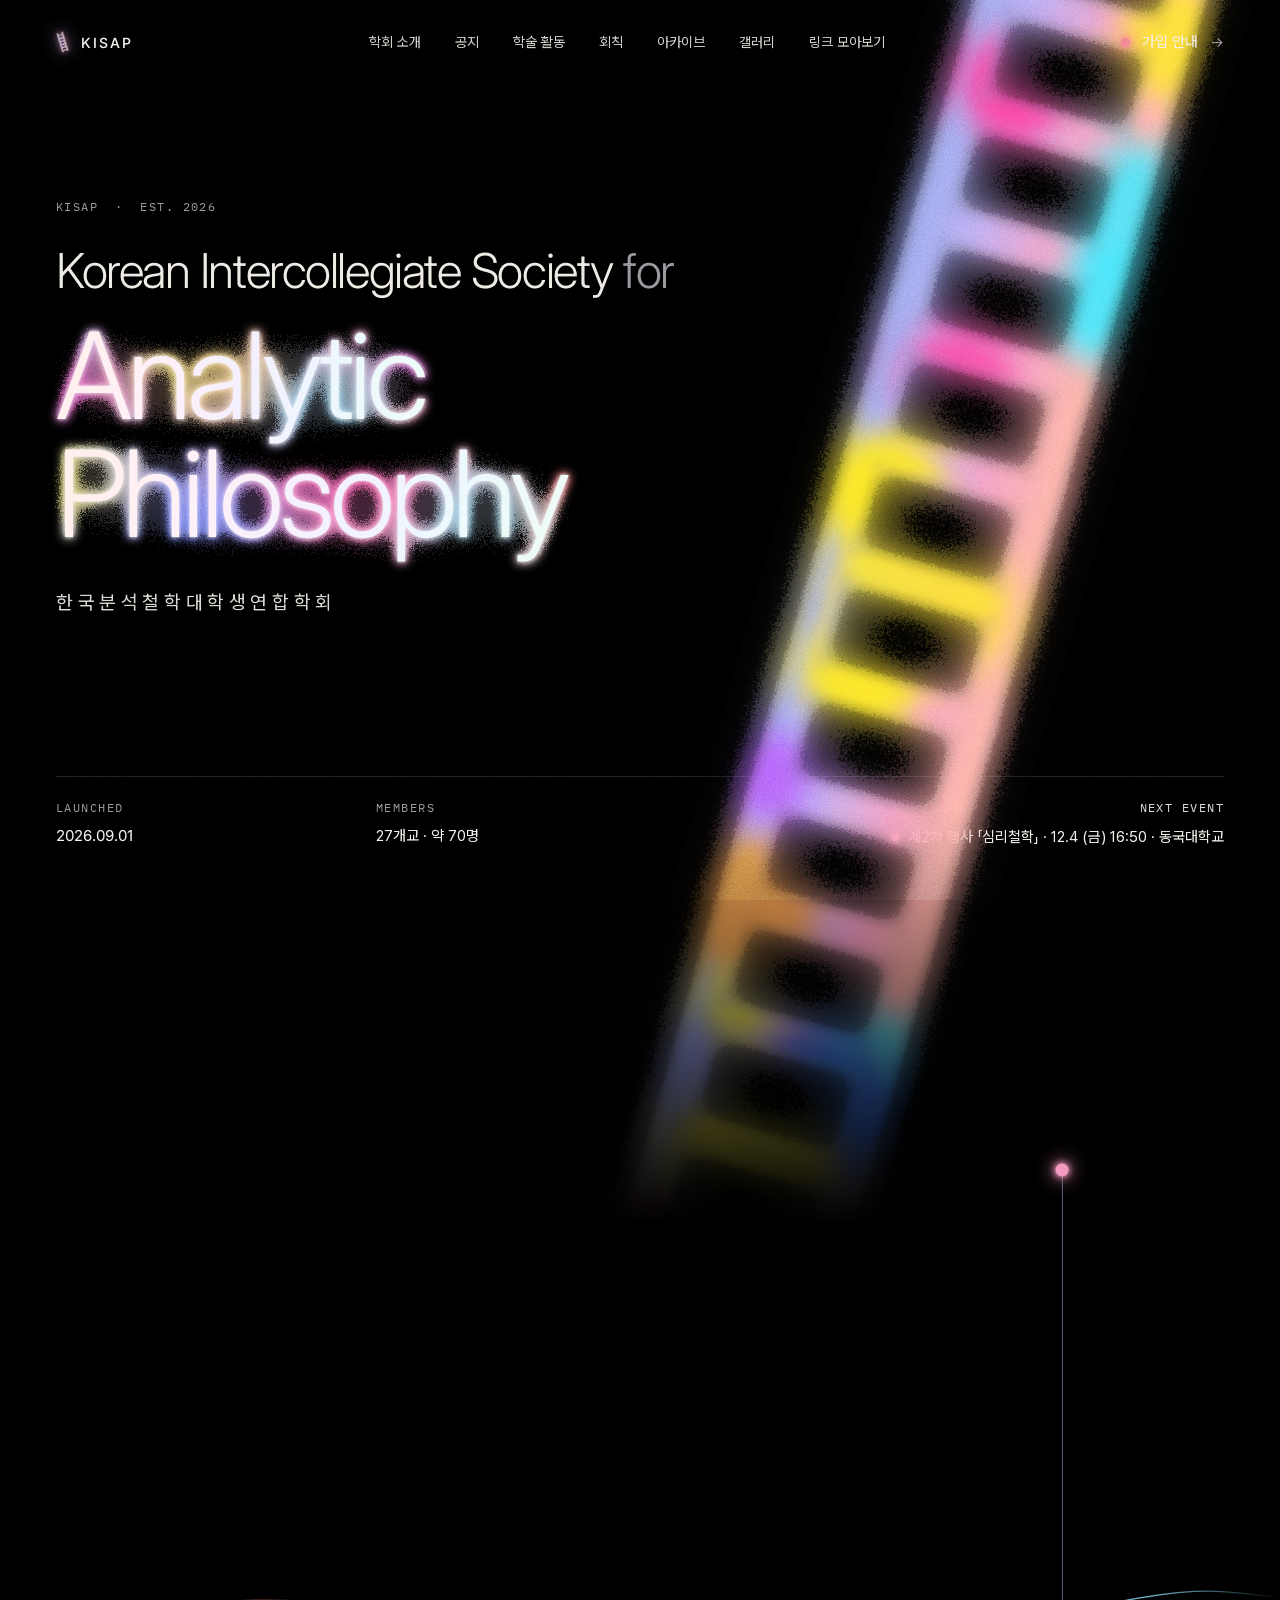
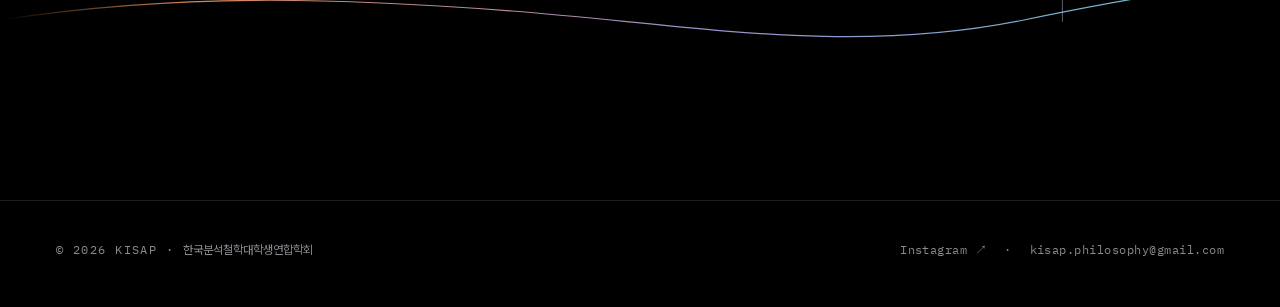
<file: index.html>
<!DOCTYPE html>
<html lang="ko">
<head>
<meta charset="utf-8">
<meta name="viewport" content="width=device-width, initial-scale=1">
<title>KISAP 한국분석철학대학생연합학회 — Korean Intercollegiate Society for Analytic Philosophy</title>
<meta name="description" content="한국분석철학대학생연합학회(KISAP)는 분석철학에 관심 있는 학부생들이 전공과 소속 대학을 넘어 함께 공부하고 연구하는 대학생 연합 학회입니다. 27개교 약 70명이 함께하고 있습니다.">
<meta name="theme-color" content="#000000">
<link rel="canonical" href="https://kisapphilosophy.github.io/">
<meta property="og:type" content="website">
<meta property="og:site_name" content="KISAP 한국분석철학대학생연합학회">
<meta property="og:locale" content="ko_KR">
<meta property="og:title" content="KISAP 한국분석철학대학생연합학회 — Korean Intercollegiate Society for Analytic Philosophy">
<meta property="og:description" content="한국분석철학대학생연합학회(KISAP)는 분석철학에 관심 있는 학부생들이 전공과 소속 대학을 넘어 함께 공부하고 연구하는 대학생 연합 학회입니다. 27개교 약 70명이 함께하고 있습니다.">
<meta property="og:url" content="https://kisapphilosophy.github.io/">
<meta property="og:image" content="https://kisapphilosophy.github.io/images/og.jpg">
<meta property="og:image:width" content="1200">
<meta property="og:image:height" content="630">
<meta name="twitter:card" content="summary_large_image">
<meta name="naver-site-verification" content="591fb7971cd4381b23a02a65b9b0f2e59f918cd0">
<meta name="google-site-verification" content="ccWG4GbFfCrHe7mUTIRTxgsKhSlejGteS4iFdDzfW9k">
<script type="application/ld+json">{"@context": "https://schema.org", "@type": "WebSite", "name": "KISAP", "alternateName": ["한국분석철학대학생연합학회", "Korean Intercollegiate Society for Analytic Philosophy"], "url": "https://kisapphilosophy.github.io/"}</script>
<script type="application/ld+json">{"@context": "https://schema.org", "@type": "Organization", "name": "한국분석철학대학생연합학회", "alternateName": ["KISAP", "Korean Intercollegiate Society for Analytic Philosophy"], "url": "https://kisapphilosophy.github.io/", "logo": "https://kisapphilosophy.github.io/icon-512.png", "email": "kisap.philosophy@gmail.com", "foundingDate": "2026-09-01", "sameAs": ["https://www.instagram.com/kisap.philosophy", "https://linktr.ee/kisap.philosophy"]}</script>

<link rel="icon" href="favicon.ico" sizes="48x48">
<link rel="icon" type="image/png" sizes="192x192" href="icon-192.png">
<link rel="apple-touch-icon" href="apple-touch-icon.png">
<link rel="preload" href="fonts/kisap-kr.woff2?v=68a2739f" as="font" type="font/woff2" crossorigin>
<link rel="preload" href="fonts/inter.woff2" as="font" type="font/woff2" crossorigin>
<link rel="stylesheet" href="kisap.css?v=202611242300">
</head>
<body data-page="home">
<header class="site-header"></header>
<main>
<div class="home">
<div class="ladder-layer" aria-hidden="true"><div class="ladder"></div></div>
<section class="hero">
  <div class="hero-copy">
    <div class="mono">KISAP &nbsp;·&nbsp; Est. 2026</div>
    <h1>
      <span class="hero-line1" style="display:block">Korean Intercollegiate Society <span class="soft-word">for</span></span>
      <span class="hero-big" style="display:block">
        <span style="display:block"><span class="glow">Analytic</span></span>
        <span style="display:block"><span class="glow">Philosophy</span></span>
      </span>
    </h1>
    <p class="hero-kr">한국분석철학대학생연합학회</p>
  </div>
  <div class="hero-bar">
    <div><div class="mono">Launched</div>2026.09.01</div>
    <div><div class="mono">Members</div><span class="kr">27개교 · 약 70명</span></div>
    <a class="right next-ev" href="notice.html"><div class="mono">Next Event</div><span class="kr"><span class="dot"></span>제2차 행사 「심리철학」 · 12.4 (금) 16:50 · 동국대학교</span></a>
  </div>
</section>

<section class="statement" aria-labelledby="motto">
  <svg class="horizon" viewBox="0 0 1600 1000" preserveAspectRatio="none" aria-hidden="true">
    <defs><linearGradient id="horizon" x1="0" x2="1"><stop offset="0" stop-color="#FF9F62" stop-opacity="0"/><stop offset=".15" stop-color="#FF9F62"/><stop offset=".55" stop-color="#B9A7F2"/><stop offset=".9" stop-color="#86D8F2"/><stop offset="1" stop-color="#86D8F2" stop-opacity="0"/></linearGradient></defs>
    <path d="M0 800 C 220 770, 420 775, 640 790 S 1060 840, 1280 800 S 1500 765, 1600 775" fill="none" stroke="url(#horizon)" stroke-width="1.2" vector-effect="non-scaling-stroke" opacity=".85"/>
    <line class="pole" x1="1328" y1="300" x2="1328" y2="802" stroke="#cfd6ff" stroke-width="1" vector-effect="non-scaling-stroke" opacity=".45"/>
  </svg>
  <span class="dot pole-dot" aria-hidden="true"></span>
  <div class="aura orb reveal" aria-hidden="true"></div>
  <div class="aura orb-s reveal" aria-hidden="true"></div>
  <div class="statement-copy reveal">
    <h2 id="motto"><span style="display:block"><span class="glow soft">Clarity &amp;</span></span><span style="display:block"><span class="glow soft">Precision</span></span></h2>
    <p class="kr">KISAP은 분석철학에 관심 있는 학부생들이 전공과 소속 대학을 넘어 함께 공부하고 연구하는 학회입니다.</p>
    <div class="cta-row">
      <a class="cta-dot lg kr" href="join.html"><span class="dot"></span>가입 안내<span class="arr" aria-hidden="true">→</span></a>
      <a class="ulink kr" href="about.html">학회 소개</a>
    </div>
  </div>
</section>
</div>
</main>
<footer class="site-footer"></footer>
<script src="kisap.js?v=202611242300"></script>
</body>
</html>
</file>
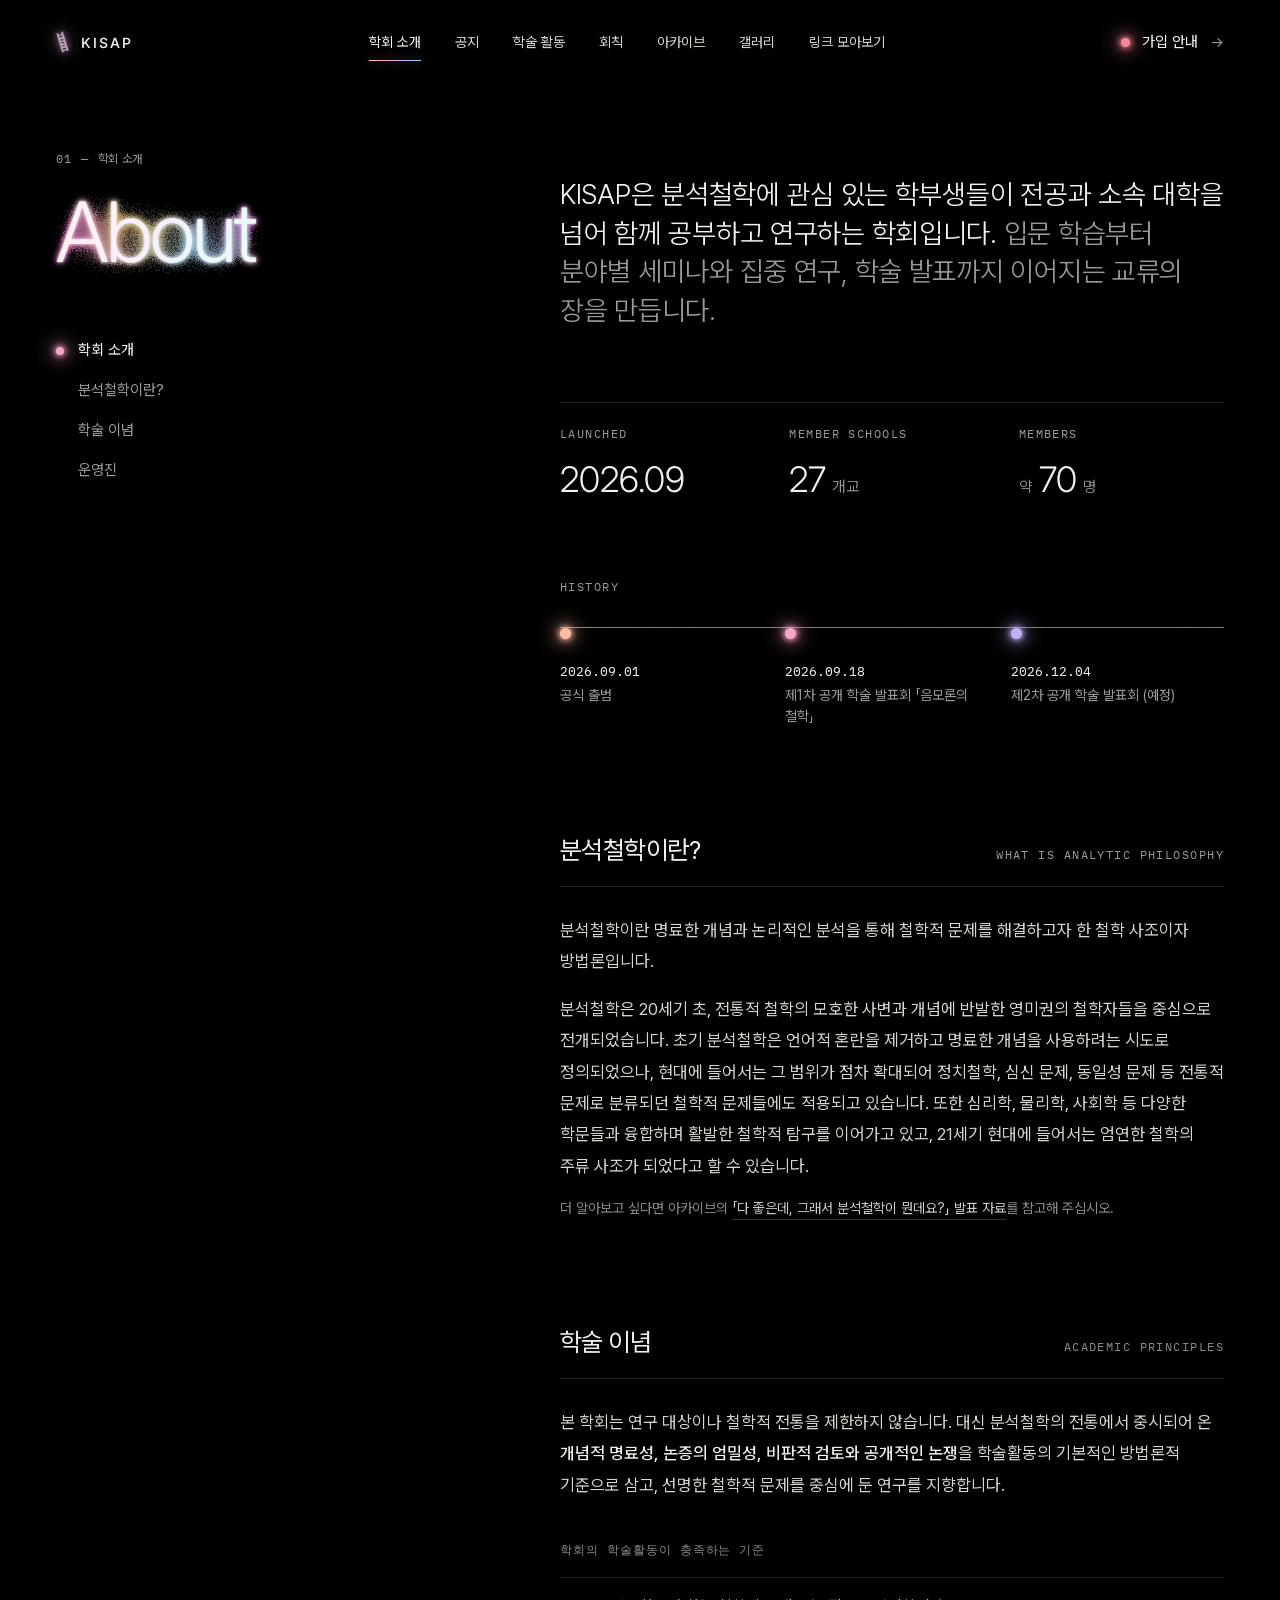
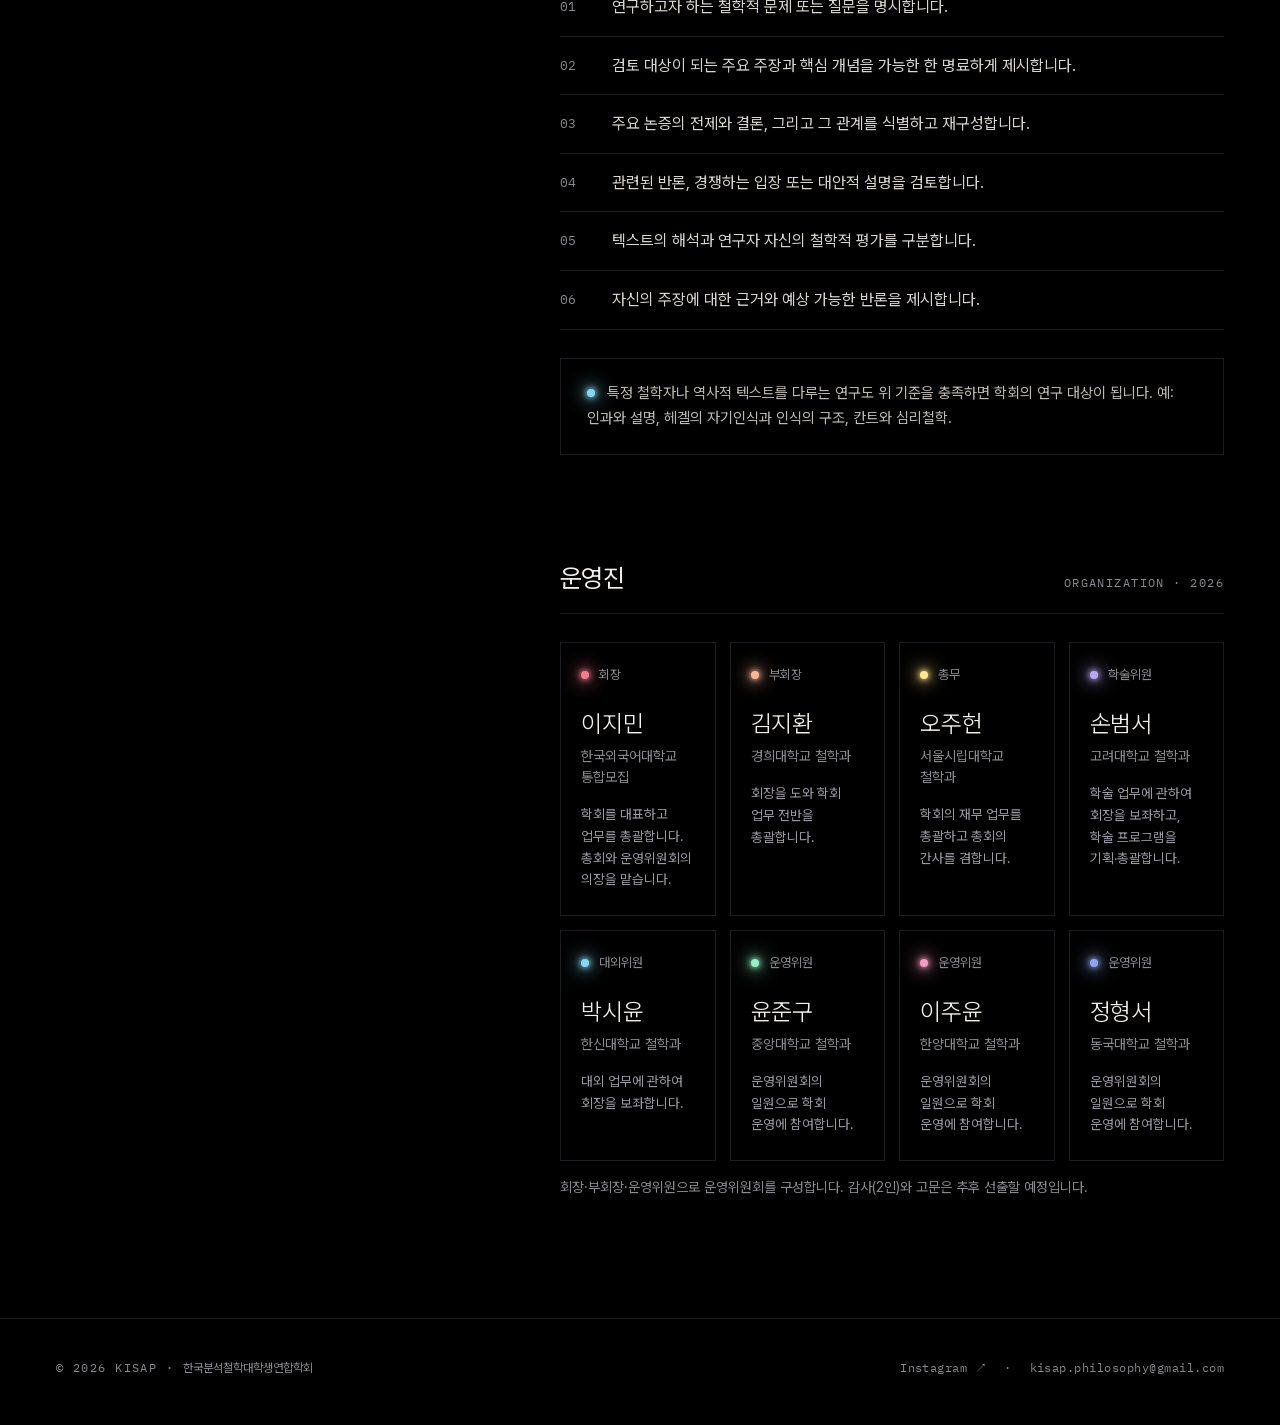
<file: about.html>
<!DOCTYPE html>
<html lang="ko">
<head>
<meta charset="utf-8">
<meta name="viewport" content="width=device-width, initial-scale=1">
<title>학회 소개 — KISAP</title>
<meta name="description" content="KISAP 학회 소개 — 분석철학이란 무엇인지, 학회의 학술 이념과 운영진을 소개합니다.">
<meta name="theme-color" content="#000000">
<link rel="canonical" href="https://kisapphilosophy.github.io/about.html">
<meta property="og:type" content="website">
<meta property="og:site_name" content="KISAP 한국분석철학대학생연합학회">
<meta property="og:locale" content="ko_KR">
<meta property="og:title" content="학회 소개 — KISAP">
<meta property="og:description" content="KISAP 학회 소개 — 분석철학이란 무엇인지, 학회의 학술 이념과 운영진을 소개합니다.">
<meta property="og:url" content="https://kisapphilosophy.github.io/about.html">
<meta property="og:image" content="https://kisapphilosophy.github.io/images/og.jpg">
<meta property="og:image:width" content="1200">
<meta property="og:image:height" content="630">
<meta name="twitter:card" content="summary_large_image">
<meta name="naver-site-verification" content="591fb7971cd4381b23a02a65b9b0f2e59f918cd0">
<meta name="google-site-verification" content="ccWG4GbFfCrHe7mUTIRTxgsKhSlejGteS4iFdDzfW9k">

<link rel="icon" href="favicon.ico" sizes="48x48">
<link rel="icon" type="image/png" sizes="192x192" href="icon-192.png">
<link rel="apple-touch-icon" href="apple-touch-icon.png">
<link rel="preload" href="fonts/kisap-kr.woff2?v=68a2739f" as="font" type="font/woff2" crossorigin>
<link rel="preload" href="fonts/inter.woff2" as="font" type="font/woff2" crossorigin>
<link rel="stylesheet" href="kisap.css?v=202611242300">
</head>
<body data-page="about">
<header class="site-header"></header>
<main>
<section class="page split"><div class="side"><div class="side-sticky"><div class="eyebrow">01 — <span class="kr">학회 소개</span></div>
      <h1 class="h-sec"><span class="glow soft">About</span></h1><nav class="toc kr" aria-label="목차"><a href="#intro" class="on"><span class="dot" style="--c:var(--pink)"></span>학회 소개</a><a href="#what"><span class="dot" style="--c:var(--pink)"></span>분석철학이란?</a><a href="#principles"><span class="dot" style="--c:var(--pink)"></span>학술 이념</a><a href="#people"><span class="dot" style="--c:var(--pink)"></span>운영진</a></nav></div></div><div class="main"><section class="sub" id="intro" style="margin-top:0"><p class="lead kr">KISAP은 분석철학에 관심 있는 학부생들이 전공과 소속 대학을 넘어 함께 공부하고 연구하는 학회입니다. <span class="mute">입문 학습부터 분야별 세미나와 집중 연구, 학술 발표까지 이어지는 교류의 장을 만듭니다.</span></p><div class="stats"><div><div class="mono">Launched</div><div class="num">2026.09</div></div><div><div class="mono">Member Schools</div><div class="num">27<span class="kr" style="font-size:.45em;color:var(--mute);margin-left:6px">개교</span></div></div><div><div class="mono">Members</div><div class="num"><span class="kr" style="font-size:.45em;color:var(--mute);margin-right:6px">약</span>70<span class="kr" style="font-size:.45em;color:var(--mute);margin-left:6px">명</span></div></div></div><div class="mono" style="margin-top:72px">History</div><ol class="timeline kr" style="list-style:none;grid-template-columns:repeat(3,1fr)"><li><span class="dot" style="--c:var(--peach)"></span><div class="y">2026.09.01</div><div class="t">공식 출범</div></li><li><span class="dot" style="--c:var(--pink)"></span><div class="y">2026.09.18</div><div class="t">제1차 공개 학술 발표회 「음모론의 철학」</div></li><li><span class="dot" style="--c:var(--lilac)"></span><div class="y">2026.12.04</div><div class="t">제2차 공개 학술 발표회 (예정)</div></li></ol></section><section class="sub" id="what"><div class="sub-h"><h2>분석철학이란?</h2><span class="mono">What is analytic philosophy</span></div><div class="prose"><p>분석철학이란 명료한 개념과 논리적인 분석을 통해 철학적 문제를 해결하고자 한 철학 사조이자 방법론입니다.</p>
      <p>분석철학은 20세기 초, 전통적 철학의 모호한 사변과 개념에 반발한 영미권의 철학자들을 중심으로 전개되었습니다. 초기 분석철학은 언어적 혼란을 제거하고 명료한 개념을 사용하려는 시도로 정의되었으나, 현대에 들어서는 그 범위가 점차 확대되어 정치철학, 심신 문제, 동일성 문제 등 전통적 문제로 분류되던 철학적 문제들에도 적용되고 있습니다. 또한 심리학, 물리학, 사회학 등 다양한 학문들과 융합하며 활발한 철학적 탐구를 이어가고 있고, 21세기 현대에 들어서는 엄연한 철학의 주류 사조가 되었다고 할 수 있습니다.</p></div>
      <p class="foot-note">더 알아보고 싶다면 아카이브의 <a class="ulink" style="font-size:14px" href="archive.html">「다 좋은데, 그래서 분석철학이 뭔데요?」 발표 자료</a>를 참고해 주십시오.</p></section><section class="sub" id="principles"><div class="sub-h"><h2>학술 이념</h2><span class="mono">Academic Principles</span></div><div class="prose"><p>본 학회는 연구 대상이나 철학적 전통을 제한하지 않습니다. 대신 분석철학의 전통에서 중시되어 온 <b style="font-weight:500;color:var(--ink)">개념적 명료성, 논증의 엄밀성, 비판적 검토와 공개적인 논쟁</b>을 학술활동의 기본적인 방법론적 기준으로 삼고, 선명한 철학적 문제를 중심에 둔 연구를 지향합니다.</p></div><div class="mono kr" style="margin:40px 0 18px;letter-spacing:.08em">학회의 학술활동이 충족하는 기준</div><ol class="crit"><li>연구하고자 하는 철학적 문제 또는 질문을 명시합니다.</li><li>검토 대상이 되는 주요 주장과 핵심 개념을 가능한 한 명료하게 제시합니다.</li><li>주요 논증의 전제와 결론, 그리고 그 관계를 식별하고 재구성합니다.</li><li>관련된 반론, 경쟁하는 입장 또는 대안적 설명을 검토합니다.</li><li>텍스트의 해석과 연구자 자신의 철학적 평가를 구분합니다.</li><li>자신의 주장에 대한 근거와 예상 가능한 반론을 제시합니다.</li></ol><div class="callout"><span class="dot" style="--c:var(--cyan)"></span>특정 철학자나 역사적 텍스트를 다루는 연구도 위 기준을 충족하면 학회의 연구 대상이 됩니다. 예: 인과와 설명, 헤겔의 자기인식과 인식의 구조, 칸트와 심리철학.</div></section><section class="sub" id="people"><div class="sub-h"><h2>운영진</h2><span class="mono">Organization · 2026</span></div><div class="org"><div class="person"><div class="role"><span class="dot" style="--c:var(--coral)"></span>회장</div><div class="name">이지민</div><div class="sch">한국외국어대학교 통합모집</div><div class="duty">학회를 대표하고 업무를 총괄합니다. 총회와 운영위원회의 의장을 맡습니다.</div></div><div class="person"><div class="role"><span class="dot" style="--c:var(--peach)"></span>부회장</div><div class="name">김지환</div><div class="sch">경희대학교 철학과</div><div class="duty">회장을 도와 학회 업무 전반을 총괄합니다.</div></div><div class="person"><div class="role"><span class="dot" style="--c:var(--butter)"></span>총무</div><div class="name">오주헌</div><div class="sch">서울시립대학교 철학과</div><div class="duty">학회의 재무 업무를 총괄하고 총회의 간사를 겸합니다.</div></div><div class="person"><div class="role"><span class="dot" style="--c:var(--lilac)"></span>학술위원</div><div class="name">손범서</div><div class="sch">고려대학교 철학과</div><div class="duty">학술 업무에 관하여 회장을 보좌하고, 학술 프로그램을 기획·총괄합니다.</div></div><div class="person"><div class="role"><span class="dot" style="--c:var(--cyan)"></span>대외위원</div><div class="name">박시윤</div><div class="sch">한신대학교 철학과</div><div class="duty">대외 업무에 관하여 회장을 보좌합니다.</div></div><div class="person"><div class="role"><span class="dot" style="--c:var(--mint)"></span>운영위원</div><div class="name">윤준구</div><div class="sch">중앙대학교 철학과</div><div class="duty">운영위원회의 일원으로 학회 운영에 참여합니다.</div></div><div class="person"><div class="role"><span class="dot" style="--c:var(--pink)"></span>운영위원</div><div class="name">이주윤</div><div class="sch">한양대학교 철학과</div><div class="duty">운영위원회의 일원으로 학회 운영에 참여합니다.</div></div><div class="person"><div class="role"><span class="dot" style="--c:var(--peri)"></span>운영위원</div><div class="name">정형서</div><div class="sch">동국대학교 철학과</div><div class="duty">운영위원회의 일원으로 학회 운영에 참여합니다.</div></div></div><p class="foot-note">회장·부회장·운영위원으로 운영위원회를 구성합니다. 감사(2인)와 고문은 추후 선출할 예정입니다.</p></section></div></section>
</main>
<footer class="site-footer"></footer>
<script src="kisap.js?v=202611242300"></script>
</body>
</html>
</file>
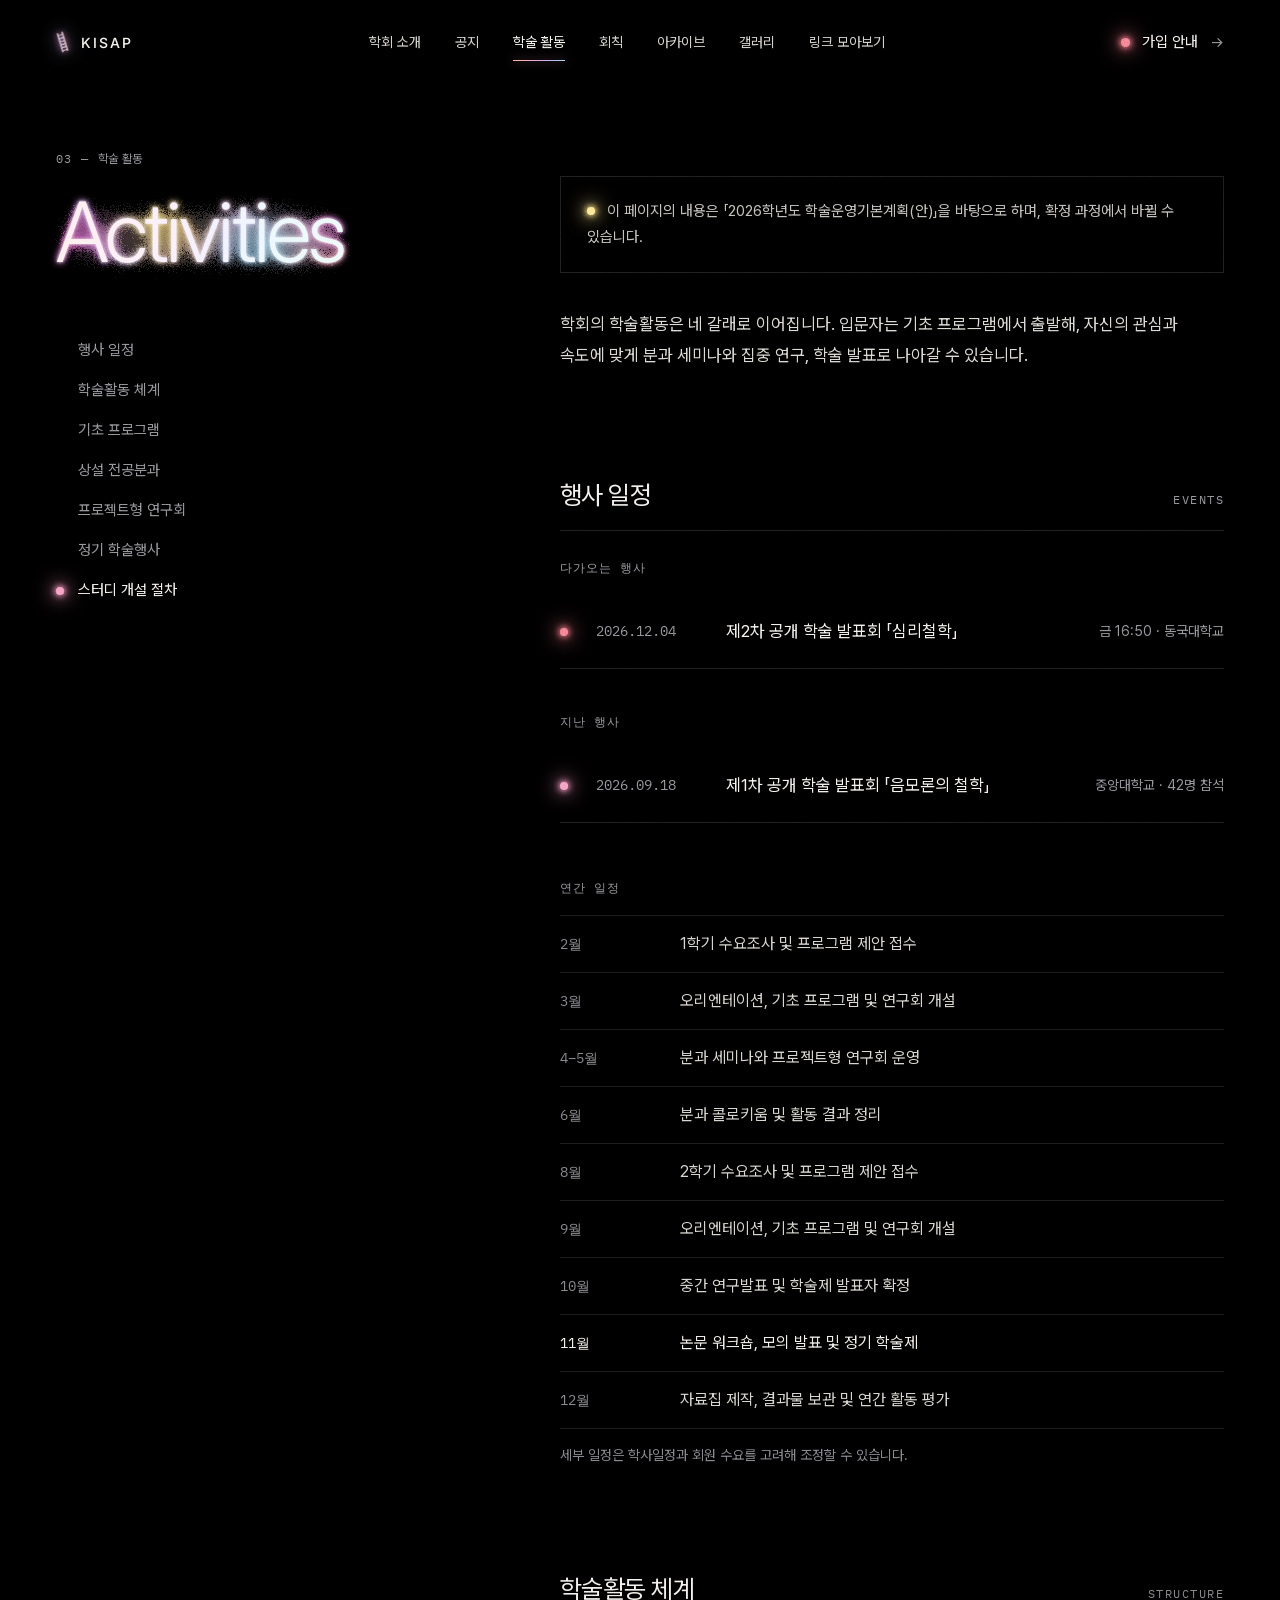
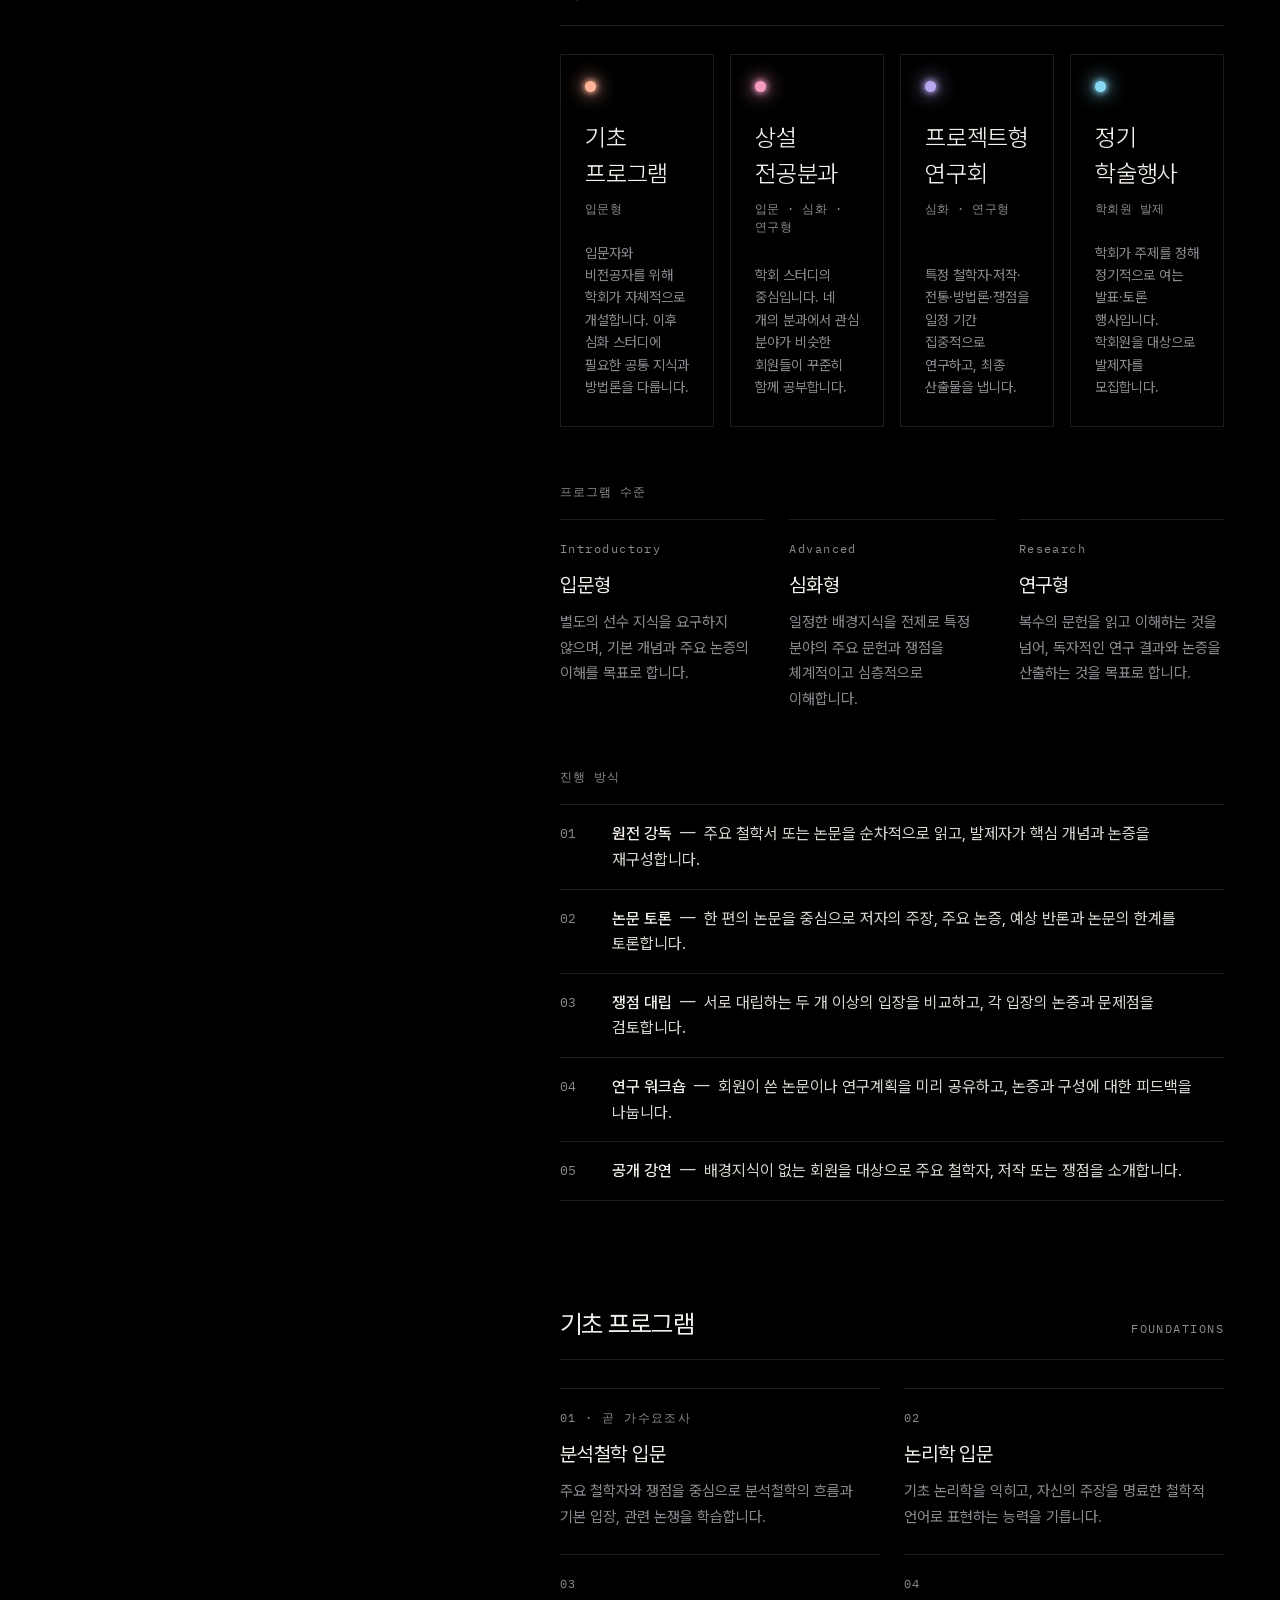
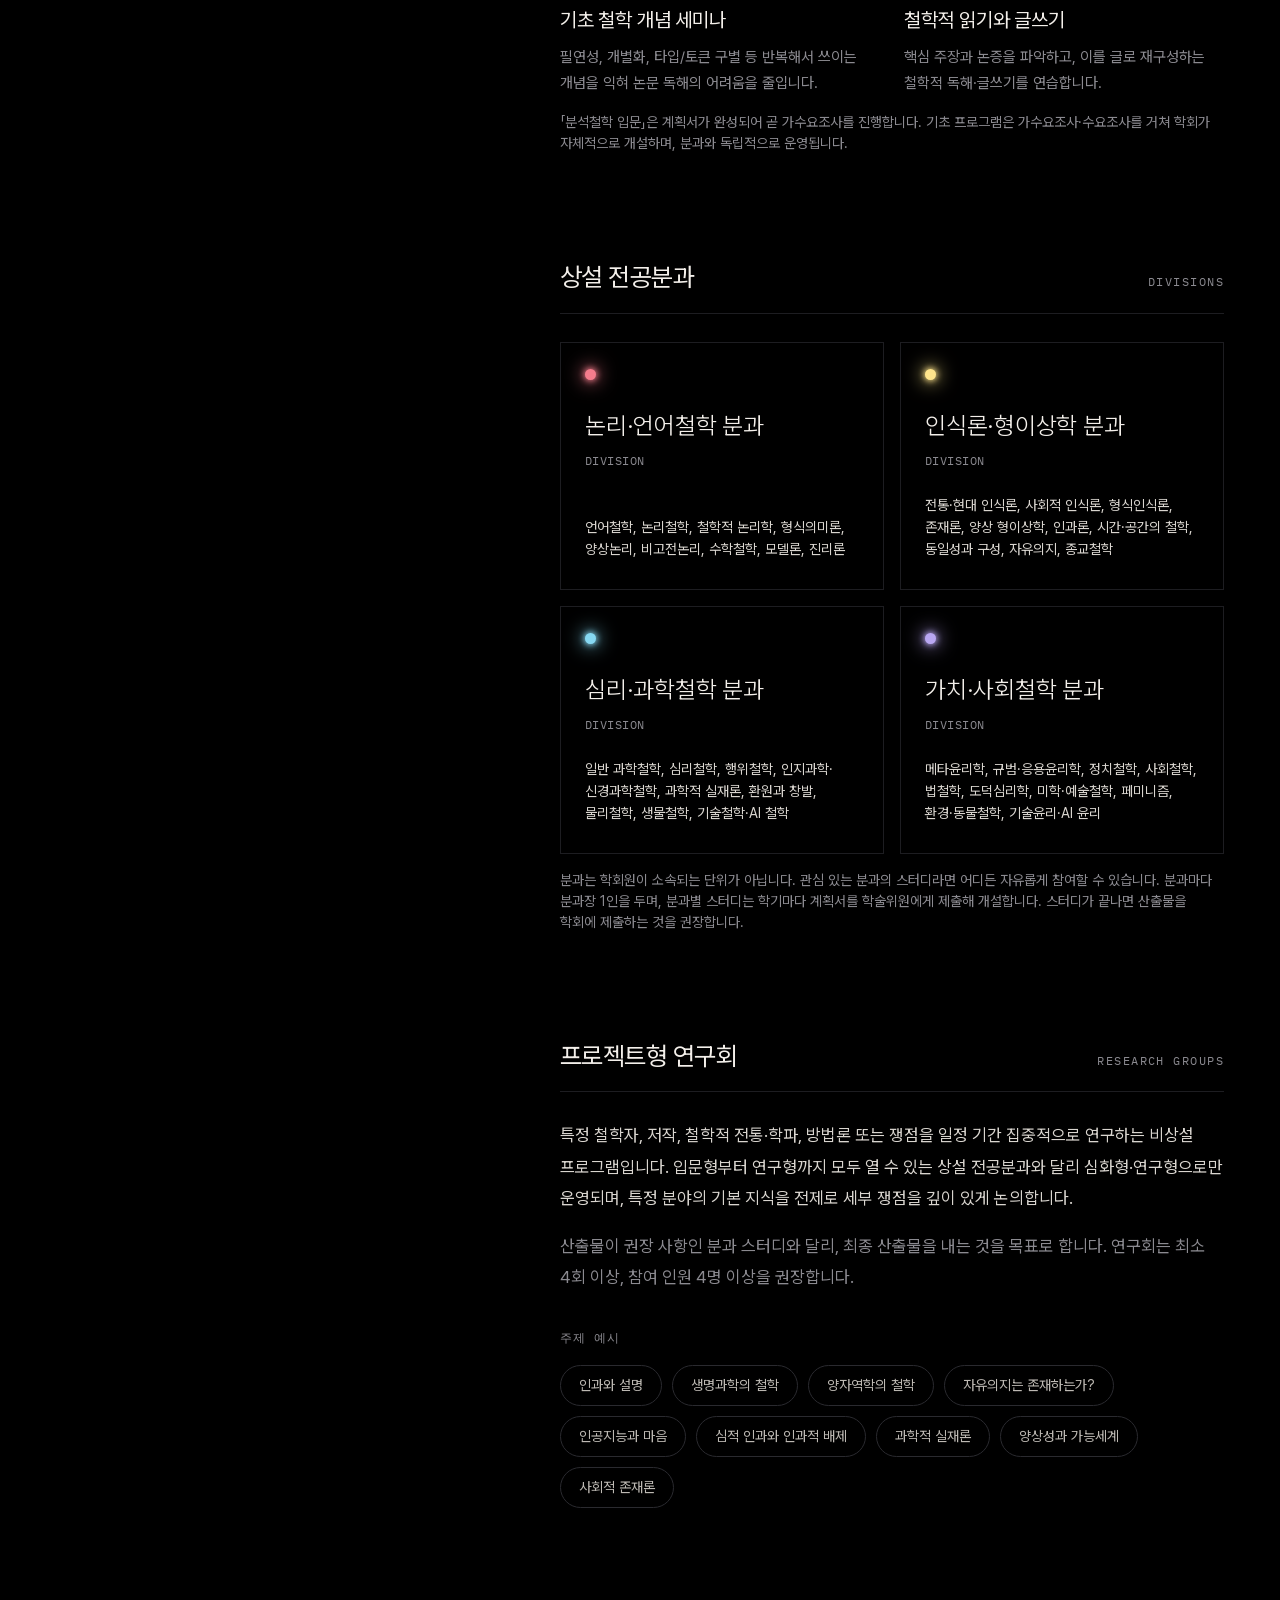
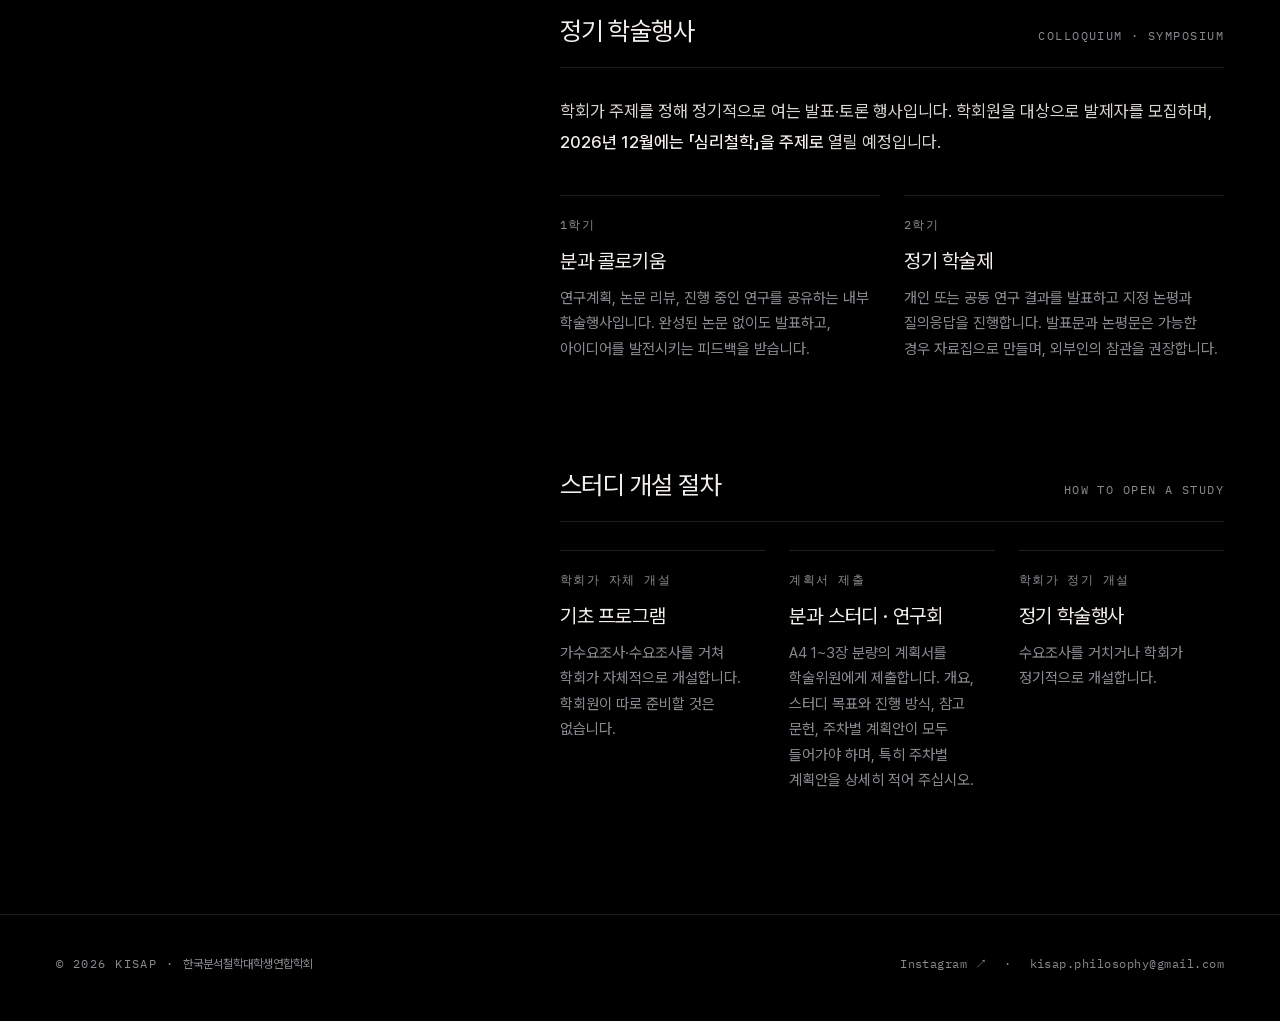
<file: activities.html>
<!DOCTYPE html>
<html lang="ko">
<head>
<meta charset="utf-8">
<meta name="viewport" content="width=device-width, initial-scale=1">
<title>학술 활동 — KISAP</title>
<meta name="description" content="KISAP 학술 활동 — 행사 일정, 기초 프로그램, 상설 전공분과, 프로젝트형 연구회, 정기 학술행사와 스터디 개설 절차.">
<meta name="theme-color" content="#000000">
<link rel="canonical" href="https://kisapphilosophy.github.io/activities.html">
<meta property="og:type" content="website">
<meta property="og:site_name" content="KISAP 한국분석철학대학생연합학회">
<meta property="og:locale" content="ko_KR">
<meta property="og:title" content="학술 활동 — KISAP">
<meta property="og:description" content="KISAP 학술 활동 — 행사 일정, 기초 프로그램, 상설 전공분과, 프로젝트형 연구회, 정기 학술행사와 스터디 개설 절차.">
<meta property="og:url" content="https://kisapphilosophy.github.io/activities.html">
<meta property="og:image" content="https://kisapphilosophy.github.io/images/og.jpg">
<meta property="og:image:width" content="1200">
<meta property="og:image:height" content="630">
<meta name="twitter:card" content="summary_large_image">
<meta name="naver-site-verification" content="591fb7971cd4381b23a02a65b9b0f2e59f918cd0">
<meta name="google-site-verification" content="ccWG4GbFfCrHe7mUTIRTxgsKhSlejGteS4iFdDzfW9k">

<link rel="icon" href="favicon.ico" sizes="48x48">
<link rel="icon" type="image/png" sizes="192x192" href="icon-192.png">
<link rel="apple-touch-icon" href="apple-touch-icon.png">
<link rel="preload" href="fonts/kisap-kr.woff2?v=68a2739f" as="font" type="font/woff2" crossorigin>
<link rel="preload" href="fonts/inter.woff2" as="font" type="font/woff2" crossorigin>
<link rel="stylesheet" href="kisap.css?v=202611242300">
</head>
<body data-page="activities">
<header class="site-header"></header>
<main>
<section class="page split"><div class="side"><div class="side-sticky"><div class="eyebrow">03 — <span class="kr">학술 활동</span></div>
      <h1 class="h-sec"><span class="glow soft">Activities</span></h1><nav class="toc kr" aria-label="목차"><a href="#events" class="on"><span class="dot" style="--c:var(--pink)"></span>행사 일정</a><a href="#structure"><span class="dot" style="--c:var(--pink)"></span>학술활동 체계</a><a href="#foundations"><span class="dot" style="--c:var(--pink)"></span>기초 프로그램</a><a href="#divisions"><span class="dot" style="--c:var(--pink)"></span>상설 전공분과</a><a href="#groups"><span class="dot" style="--c:var(--pink)"></span>프로젝트형 연구회</a><a href="#regular"><span class="dot" style="--c:var(--pink)"></span>정기 학술행사</a><a href="#howto"><span class="dot" style="--c:var(--pink)"></span>스터디 개설 절차</a></nav></div></div><div class="main"><div class="callout" style="margin:0 0 36px"><span class="dot" style="--c:var(--butter)"></span>이 페이지의 내용은 「2026학년도 학술운영기본계획(안)」을 바탕으로 하며, 확정 과정에서 바뀔 수 있습니다.</div><div class="prose"><p>학회의 학술활동은 네 갈래로 이어집니다. 입문자는 기초 프로그램에서 출발해, 자신의 관심과 속도에 맞게 분과 세미나와 집중 연구, 학술 발표로 나아갈 수 있습니다.</p></div><section class="sub" id="events"><div class="sub-h"><h2>행사 일정</h2><span class="mono">Events</span></div><div id="upcoming" style="scroll-margin-top:110px"></div><div class="mono kr" style="margin:0px 0 18px;letter-spacing:.08em">다가오는 행사</div><div class="rows tight" style="margin-top:0"><a class="row act" href="notice.html"><span class="hov"></span><span class="dot" style="--c:var(--coral)"></span><span class="dt">2026.12.04</span><span class="ttl">제2차 공개 학술 발표회 「심리철학」</span><span class="pl kr">금 16:50 · 동국대학교</span></a></div><div class="mono kr" style="margin:44px 0 18px;letter-spacing:.08em">지난 행사</div><div class="rows tight" style="margin-top:0"><a class="row act" href="gallery.html"><span class="hov"></span><span class="dot" style="--c:var(--pink)"></span><span class="dt">2026.09.18</span><span class="ttl">제1차 공개 학술 발표회 「음모론의 철학」</span><span class="pl kr">중앙대학교 · 42명 참석</span></a></div><div class="mono kr" style="margin:56px 0 18px;letter-spacing:.08em">연간 일정</div><table class="sched"><tr><td>2월</td><td>1학기 수요조사 및 프로그램 제안 접수</td></tr><tr><td>3월</td><td>오리엔테이션, 기초 프로그램 및 연구회 개설</td></tr><tr><td>4–5월</td><td>분과 세미나와 프로젝트형 연구회 운영</td></tr><tr><td>6월</td><td>분과 콜로키움 및 활동 결과 정리</td></tr><tr><td>8월</td><td>2학기 수요조사 및 프로그램 제안 접수</td></tr><tr><td>9월</td><td>오리엔테이션, 기초 프로그램 및 연구회 개설</td></tr><tr><td>10월</td><td>중간 연구발표 및 학술제 발표자 확정</td></tr><tr class="hl"><td>11월</td><td>논문 워크숍, 모의 발표 및 정기 학술제</td></tr><tr><td>12월</td><td>자료집 제작, 결과물 보관 및 연간 활동 평가</td></tr></table><p class="foot-note">세부 일정은 학사일정과 회원 수요를 고려해 조정할 수 있습니다.</p></section><section class="sub" id="structure"><div class="sub-h"><h2>학술활동 체계</h2><span class="mono">Structure</span></div><div class="programs" style="margin-top:0"><article class="prog"><span class="dot" style="--c:var(--peach)"></span><h3>기초 프로그램</h3><div class="mono cad kr" style="letter-spacing:.04em">입문형</div><p>입문자와 비전공자를 위해 학회가 자체적으로 개설합니다. 이후 심화 스터디에 필요한 공통 지식과 방법론을 다룹니다.</p></article><article class="prog"><span class="dot" style="--c:var(--pink)"></span><h3>상설 전공분과</h3><div class="mono cad kr" style="letter-spacing:.04em">입문 · 심화 · 연구형</div><p>학회 스터디의 중심입니다. 네 개의 분과에서 관심 분야가 비슷한 회원들이 꾸준히 함께 공부합니다.</p></article><article class="prog"><span class="dot" style="--c:var(--lilac)"></span><h3>프로젝트형 연구회</h3><div class="mono cad kr" style="letter-spacing:.04em">심화 · 연구형</div><p>특정 철학자·저작·전통·방법론·쟁점을 일정 기간 집중적으로 연구하고, 최종 산출물을 냅니다.</p></article><article class="prog"><span class="dot" style="--c:var(--cyan)"></span><h3>정기 학술행사</h3><div class="mono cad kr" style="letter-spacing:.04em">학회원 발제</div><p>학회가 주제를 정해 정기적으로 여는 발표·토론 행사입니다. 학회원을 대상으로 발제자를 모집합니다.</p></article></div><div class="mono kr" style="margin:56px 0 18px;letter-spacing:.08em">프로그램 수준</div><div class="trio"><div class="t"><div class="n">Introductory</div><h3>입문형</h3><p>별도의 선수 지식을 요구하지 않으며, 기본 개념과 주요 논증의 이해를 목표로 합니다.</p></div><div class="t"><div class="n">Advanced</div><h3>심화형</h3><p>일정한 배경지식을 전제로 특정 분야의 주요 문헌과 쟁점을 체계적이고 심층적으로 이해합니다.</p></div><div class="t"><div class="n">Research</div><h3>연구형</h3><p>복수의 문헌을 읽고 이해하는 것을 넘어, 독자적인 연구 결과와 논증을 산출하는 것을 목표로 합니다.</p></div></div><div class="mono kr" style="margin:56px 0 18px;letter-spacing:.08em">진행 방식</div><ol class="crit"><li><span><b style="font-weight:500;color:var(--ink)">원전 강독</b> &nbsp;—&nbsp; 주요 철학서 또는 논문을 순차적으로 읽고, 발제자가 핵심 개념과 논증을 재구성합니다.</span></li><li><span><b style="font-weight:500;color:var(--ink)">논문 토론</b> &nbsp;—&nbsp; 한 편의 논문을 중심으로 저자의 주장, 주요 논증, 예상 반론과 논문의 한계를 토론합니다.</span></li><li><span><b style="font-weight:500;color:var(--ink)">쟁점 대립</b> &nbsp;—&nbsp; 서로 대립하는 두 개 이상의 입장을 비교하고, 각 입장의 논증과 문제점을 검토합니다.</span></li><li><span><b style="font-weight:500;color:var(--ink)">연구 워크숍</b> &nbsp;—&nbsp; 회원이 쓴 논문이나 연구계획을 미리 공유하고, 논증과 구성에 대한 피드백을 나눕니다.</span></li><li><span><b style="font-weight:500;color:var(--ink)">공개 강연</b> &nbsp;—&nbsp; 배경지식이 없는 회원을 대상으로 주요 철학자, 저작 또는 쟁점을 소개합니다.</span></li></ol></section><section class="sub" id="foundations"><div class="sub-h"><h2>기초 프로그램</h2><span class="mono">Foundations</span></div><div class="trio two"><div class="t"><div class="n">01 · 곧 가수요조사</div><h3>분석철학 입문</h3><p>주요 철학자와 쟁점을 중심으로 분석철학의 흐름과 기본 입장, 관련 논쟁을 학습합니다.</p></div><div class="t"><div class="n">02</div><h3>논리학 입문</h3><p>기초 논리학을 익히고, 자신의 주장을 명료한 철학적 언어로 표현하는 능력을 기릅니다.</p></div><div class="t"><div class="n">03</div><h3>기초 철학 개념 세미나</h3><p>필연성, 개별화, 타입/토큰 구별 등 반복해서 쓰이는 개념을 익혀 논문 독해의 어려움을 줄입니다.</p></div><div class="t"><div class="n">04</div><h3>철학적 읽기와 글쓰기</h3><p>핵심 주장과 논증을 파악하고, 이를 글로 재구성하는 철학적 독해·글쓰기를 연습합니다.</p></div></div><p class="foot-note">「분석철학 입문」은 계획서가 완성되어 곧 가수요조사를 진행합니다. 기초 프로그램은 가수요조사·수요조사를 거쳐 학회가 자체적으로 개설하며, 분과와 독립적으로 운영됩니다.</p></section><section class="sub" id="divisions"><div class="sub-h"><h2>상설 전공분과</h2><span class="mono">Divisions</span></div><div class="programs two" style="margin-top:0"><article class="prog"><span class="dot" style="--c:var(--coral)"></span><h3>논리·언어철학 분과</h3><div class="mono cad kr" style="letter-spacing:.04em">Division</div><p><span style="color:var(--ink-2)">언어철학, 논리철학, 철학적 논리학, 형식의미론, 양상논리, 비고전논리, 수학철학, 모델론, 진리론</span></p></article><article class="prog"><span class="dot" style="--c:var(--butter)"></span><h3>인식론·형이상학 분과</h3><div class="mono cad kr" style="letter-spacing:.04em">Division</div><p><span style="color:var(--ink-2)">전통·현대 인식론, 사회적 인식론, 형식인식론, 존재론, 양상 형이상학, 인과론, 시간·공간의 철학, 동일성과 구성, 자유의지, 종교철학</span></p></article><article class="prog"><span class="dot" style="--c:var(--cyan)"></span><h3>심리·과학철학 분과</h3><div class="mono cad kr" style="letter-spacing:.04em">Division</div><p><span style="color:var(--ink-2)">일반 과학철학, 심리철학, 행위철학, 인지과학·신경과학철학, 과학적 실재론, 환원과 창발, 물리철학, 생물철학, 기술철학·AI 철학</span></p></article><article class="prog"><span class="dot" style="--c:var(--lilac)"></span><h3>가치·사회철학 분과</h3><div class="mono cad kr" style="letter-spacing:.04em">Division</div><p><span style="color:var(--ink-2)">메타윤리학, 규범·응용윤리학, 정치철학, 사회철학, 법철학, 도덕심리학, 미학·예술철학, 페미니즘, 환경·동물철학, 기술윤리·AI 윤리</span></p></article></div><p class="foot-note">분과는 학회원이 소속되는 단위가 아닙니다. 관심 있는 분과의 스터디라면 어디든 자유롭게 참여할 수 있습니다. 분과마다 분과장 1인을 두며, 분과별 스터디는 학기마다 계획서를 학술위원에게 제출해 개설합니다. 스터디가 끝나면 산출물을 학회에 제출하는 것을 권장합니다.</p></section><section class="sub" id="groups"><div class="sub-h"><h2>프로젝트형 연구회</h2><span class="mono">Research Groups</span></div><div class="prose"><p>특정 철학자, 저작, 철학적 전통·학파, 방법론 또는 쟁점을 일정 기간 집중적으로 연구하는 비상설 프로그램입니다. 입문형부터 연구형까지 모두 열 수 있는 상설 전공분과와 달리 심화형·연구형으로만 운영되며, 특정 분야의 기본 지식을 전제로 세부 쟁점을 깊이 있게 논의합니다.</p><p class="mute">산출물이 권장 사항인 분과 스터디와 달리, 최종 산출물을 내는 것을 목표로 합니다. 연구회는 최소 4회 이상, 참여 인원 4명 이상을 권장합니다.</p></div><div class="mono kr" style="margin:36px 0 18px;letter-spacing:.08em">주제 예시</div><div class="chips static kr"><span class="chip">인과와 설명</span><span class="chip">생명과학의 철학</span><span class="chip">양자역학의 철학</span><span class="chip">자유의지는 존재하는가?</span><span class="chip">인공지능과 마음</span><span class="chip">심적 인과와 인과적 배제</span><span class="chip">과학적 실재론</span><span class="chip">양상성과 가능세계</span><span class="chip">사회적 존재론</span></div></section><section class="sub" id="regular"><div class="sub-h"><h2>정기 학술행사</h2><span class="mono">Colloquium · Symposium</span></div><div class="prose" style="margin-bottom:36px"><p>학회가 주제를 정해 정기적으로 여는 발표·토론 행사입니다. 학회원을 대상으로 발제자를 모집하며, <b style="font-weight:500;color:var(--ink)">2026년 12월에는 「심리철학」을 주제로</b> 열릴 예정입니다.</p></div><div class="trio two"><div class="t"><div class="n">1학기</div><h3>분과 콜로키움</h3><p>연구계획, 논문 리뷰, 진행 중인 연구를 공유하는 내부 학술행사입니다. 완성된 논문 없이도 발표하고, 아이디어를 발전시키는 피드백을 받습니다.</p></div><div class="t"><div class="n">2학기</div><h3>정기 학술제</h3><p>개인 또는 공동 연구 결과를 발표하고 지정 논평과 질의응답을 진행합니다. 발표문과 논평문은 가능한 경우 자료집으로 만들며, 외부인의 참관을 권장합니다.</p></div></div></section><section class="sub" id="howto"><div class="sub-h"><h2>스터디 개설 절차</h2><span class="mono">How to open a study</span></div><div class="trio"><div class="t"><div class="n">학회가 자체 개설</div><h3>기초 프로그램</h3><p>가수요조사·수요조사를 거쳐 학회가 자체적으로 개설합니다. 학회원이 따로 준비할 것은 없습니다.</p></div><div class="t"><div class="n">계획서 제출</div><h3>분과 스터디 · 연구회</h3><p>A4 1~3장 분량의 계획서를 학술위원에게 제출합니다. 개요, 스터디 목표와 진행 방식, 참고 문헌, 주차별 계획안이 모두 들어가야 하며, 특히 주차별 계획안을 상세히 적어 주십시오.</p></div><div class="t"><div class="n">학회가 정기 개설</div><h3>정기 학술행사</h3><p>수요조사를 거치거나 학회가 정기적으로 개설합니다.</p></div></div></section></div></section>
</main>
<footer class="site-footer"></footer>
<script src="kisap.js?v=202611242300"></script>
</body>
</html>
</file>
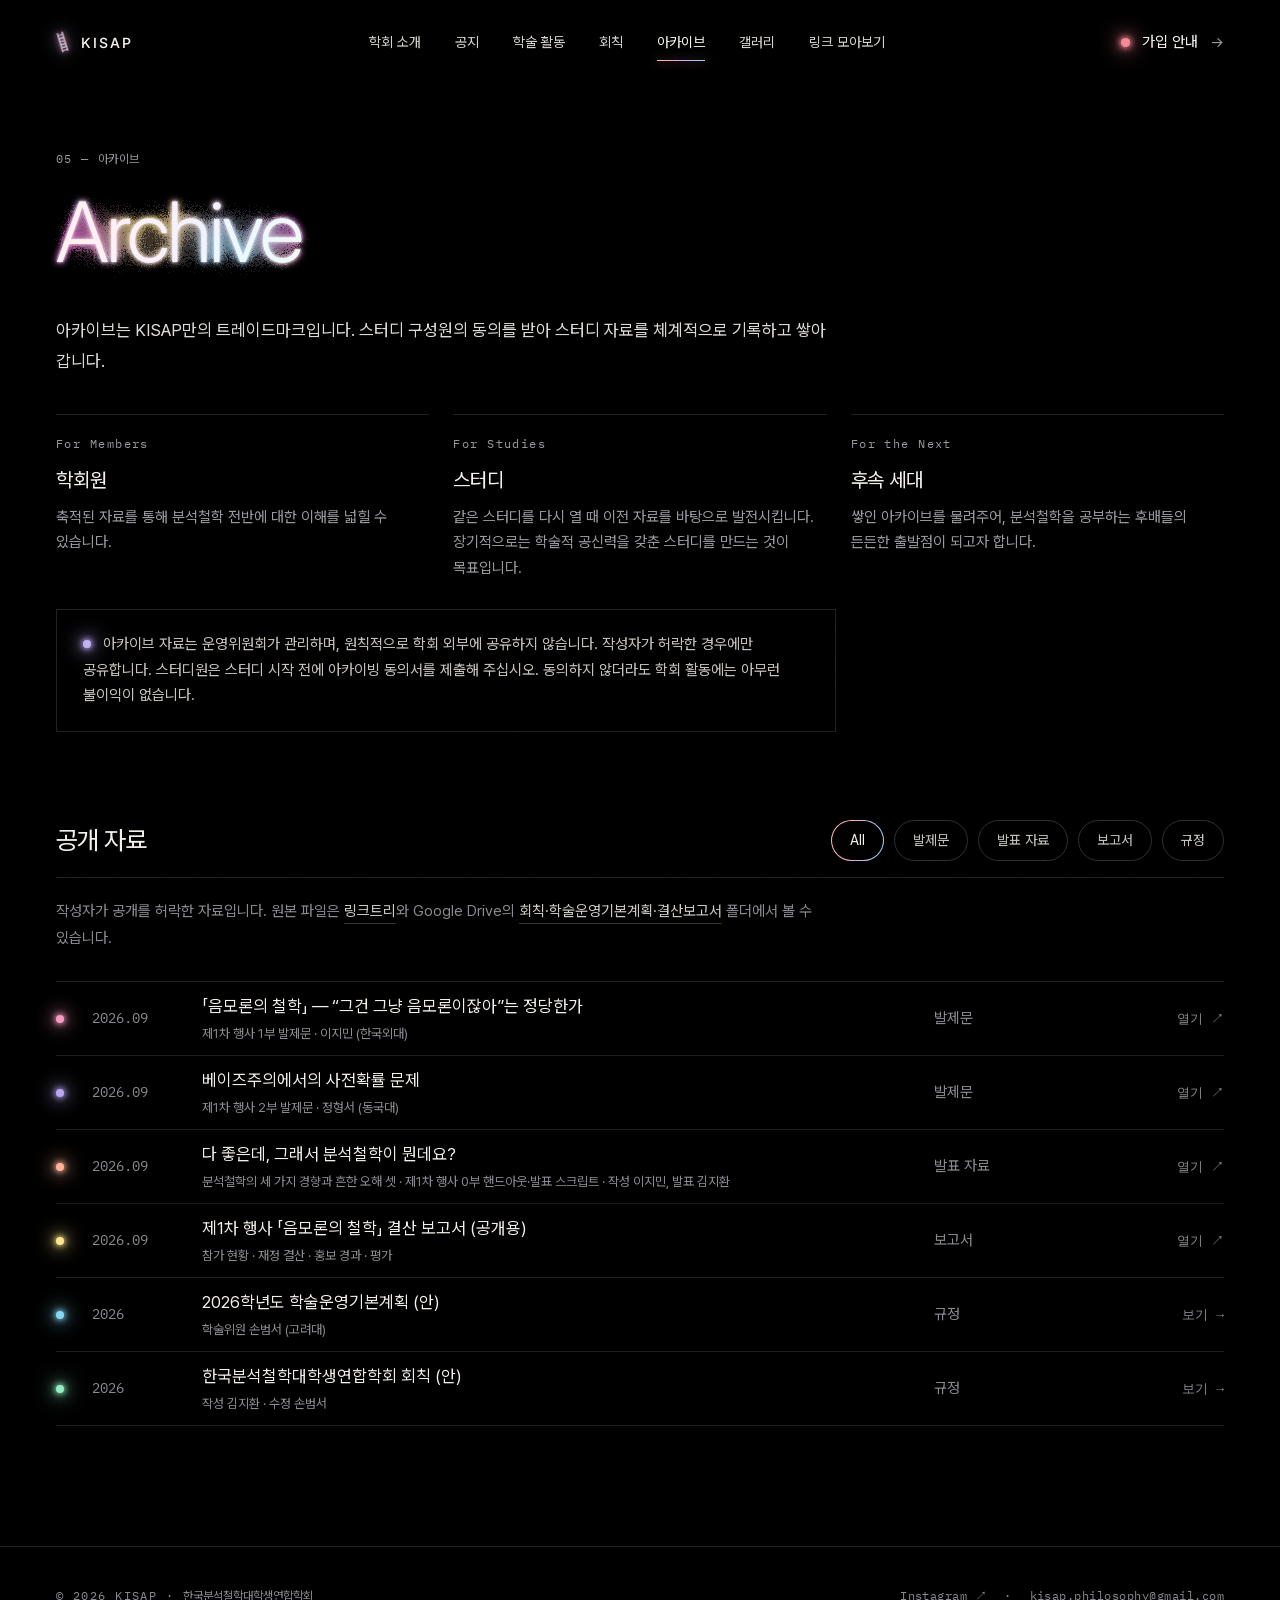
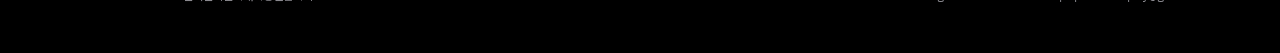
<file: archive.html>
<!DOCTYPE html>
<html lang="ko">
<head>
<meta charset="utf-8">
<meta name="viewport" content="width=device-width, initial-scale=1">
<title>아카이브 — KISAP</title>
<meta name="description" content="KISAP 아카이브 — 발제문, 발표 자료, 보고서 등 학술활동 결과물을 기록하고 공개합니다.">
<meta name="theme-color" content="#000000">
<link rel="canonical" href="https://kisapphilosophy.github.io/archive.html">
<meta property="og:type" content="website">
<meta property="og:site_name" content="KISAP 한국분석철학대학생연합학회">
<meta property="og:locale" content="ko_KR">
<meta property="og:title" content="아카이브 — KISAP">
<meta property="og:description" content="KISAP 아카이브 — 발제문, 발표 자료, 보고서 등 학술활동 결과물을 기록하고 공개합니다.">
<meta property="og:url" content="https://kisapphilosophy.github.io/archive.html">
<meta property="og:image" content="https://kisapphilosophy.github.io/images/og.jpg">
<meta property="og:image:width" content="1200">
<meta property="og:image:height" content="630">
<meta name="twitter:card" content="summary_large_image">
<meta name="naver-site-verification" content="591fb7971cd4381b23a02a65b9b0f2e59f918cd0">
<meta name="google-site-verification" content="ccWG4GbFfCrHe7mUTIRTxgsKhSlejGteS4iFdDzfW9k">

<link rel="icon" href="favicon.ico" sizes="48x48">
<link rel="icon" type="image/png" sizes="192x192" href="icon-192.png">
<link rel="apple-touch-icon" href="apple-touch-icon.png">
<link rel="preload" href="fonts/kisap-kr.woff2?v=68a2739f" as="font" type="font/woff2" crossorigin>
<link rel="preload" href="fonts/inter.woff2" as="font" type="font/woff2" crossorigin>
<link rel="stylesheet" href="kisap.css?v=202611242300">
</head>
<body data-page="archive">
<header class="site-header"></header>
<main>
<section class="page">
  <div class="head-row">
    <div><div class="eyebrow">05 — <span class="kr">아카이브</span></div>
      <h1 class="h-sec"><span class="glow soft">Archive</span></h1></div>
  </div>
  <div class="prose" style="margin-top:40px"><p>아카이브는 KISAP만의 트레이드마크입니다. 스터디 구성원의 동의를 받아 스터디 자료를 체계적으로 기록하고 쌓아 갑니다.</p></div>
  <div class="trio" style="margin-top:36px">
    <div class="t"><div class="n">For Members</div><h3>학회원</h3><p>축적된 자료를 통해 분석철학 전반에 대한 이해를 넓힐 수 있습니다.</p></div>
    <div class="t"><div class="n">For Studies</div><h3>스터디</h3><p>같은 스터디를 다시 열 때 이전 자료를 바탕으로 발전시킵니다. 장기적으로는 학술적 공신력을 갖춘 스터디를 만드는 것이 목표입니다.</p></div>
    <div class="t"><div class="n">For the Next</div><h3>후속 세대</h3><p>쌓인 아카이브를 물려주어, 분석철학을 공부하는 후배들의 든든한 출발점이 되고자 합니다.</p></div>
  </div>
  <div class="callout"><span class="dot" style="--c:var(--lilac)"></span>아카이브 자료는 운영위원회가 관리하며, 원칙적으로 학회 외부에 공유하지 않습니다. 작성자가 허락한 경우에만 공유합니다. 스터디원은 스터디 시작 전에 아카이빙 동의서를 제출해 주십시오. 동의하지 않더라도 학회 활동에는 아무런 불이익이 없습니다.</div>
  <div class="sub-h" style="margin-top:88px;margin-bottom:0;align-items:center"><h2 class="kr">공개 자료</h2>
    <div class="chips kr" style="margin-bottom:0" data-filter-group="#archive-rows" role="group" aria-label="자료 종류">
      <button class="chip on" data-filter="all" aria-pressed="true">All</button><button class="chip" data-filter="paper" aria-pressed="false">발제문</button><button class="chip" data-filter="slides" aria-pressed="false">발표 자료</button><button class="chip" data-filter="report" aria-pressed="false">보고서</button><button class="chip" data-filter="rule" aria-pressed="false">규정</button>
    </div>
  </div>
  <div class="prose" style="margin-top:20px"><p class="mute" style="font-size:15px">작성자가 공개를 허락한 자료입니다. 원본 파일은 <a class="ulink" style="font-size:15px" href="https://linktr.ee/kisap.philosophy" target="_blank" rel="noopener">링크트리</a>와 Google Drive의 <a class="ulink" style="font-size:15px" href="https://drive.google.com/drive/folders/18ypexx3S1oeh13ywe7oH-8n9zj3ZctLW" target="_blank" rel="noopener">회칙·학술운영기본계획·결산보고서</a> 폴더에서 볼 수 있습니다.</p></div>
  <div class="rows" id="archive-rows" style="margin-top:28px">
    <a class="row" href="files/2026-09-1-philosophy-of-conspiracy-theories.pdf" target="_blank" rel="noopener" data-tag="paper"><span class="hov"></span><span class="dot" style="--c:var(--pink)"></span><span class="yr">2026.09</span><span class="ttl">「음모론의 철학」 — “그건 그냥 음모론이잖아”는 정당한가<span class="by">제1차 행사 1부 발제문 · 이지민 (한국외대)</span></span><span class="ty kr">발제문</span><span class="fm kr">열기 ↗</span></a><a class="row" href="files/2026-09-2-bayesian-prior-problem.pdf" target="_blank" rel="noopener" data-tag="paper"><span class="hov"></span><span class="dot" style="--c:var(--lilac)"></span><span class="yr">2026.09</span><span class="ttl">베이즈주의에서의 사전확률 문제<span class="by">제1차 행사 2부 발제문 · 정형서 (동국대)</span></span><span class="ty kr">발제문</span><span class="fm kr">열기 ↗</span></a><a class="row" href="files/2026-09-0-what-is-analytic-philosophy.pdf" target="_blank" rel="noopener" data-tag="slides"><span class="hov"></span><span class="dot" style="--c:var(--peach)"></span><span class="yr">2026.09</span><span class="ttl">다 좋은데, 그래서 분석철학이 뭔데요?<span class="by">분석철학의 세 가지 경향과 흔한 오해 셋 · 제1차 행사 0부 핸드아웃·발표 스크립트 · 작성 이지민, 발표 김지환</span></span><span class="ty kr">발표 자료</span><span class="fm kr">열기 ↗</span></a><a class="row" href="files/2026-09-event1-report.pdf" target="_blank" rel="noopener" data-tag="report"><span class="hov"></span><span class="dot" style="--c:var(--butter)"></span><span class="yr">2026.09</span><span class="ttl">제1차 행사 「음모론의 철학」 결산 보고서 (공개용)<span class="by">참가 현황 · 재정 결산 · 홍보 경과 · 평가</span></span><span class="ty kr">보고서</span><span class="fm kr">열기 ↗</span></a><a class="row" href="activities.html" data-tag="rule"><span class="hov"></span><span class="dot" style="--c:var(--cyan)"></span><span class="yr">2026</span><span class="ttl">2026학년도 학술운영기본계획 (안)<span class="by">학술위원 손범서 (고려대)</span></span><span class="ty kr">규정</span><span class="fm kr">보기 →</span></a><a class="row" href="bylaws.html" data-tag="rule"><span class="hov"></span><span class="dot" style="--c:var(--mint)"></span><span class="yr">2026</span><span class="ttl">한국분석철학대학생연합학회 회칙 (안)<span class="by">작성 김지환 · 수정 손범서</span></span><span class="ty kr">규정</span><span class="fm kr">보기 →</span></a>
  </div>
</section>
</main>
<footer class="site-footer"></footer>
<script src="kisap.js?v=202611242300"></script>
</body>
</html>
</file>
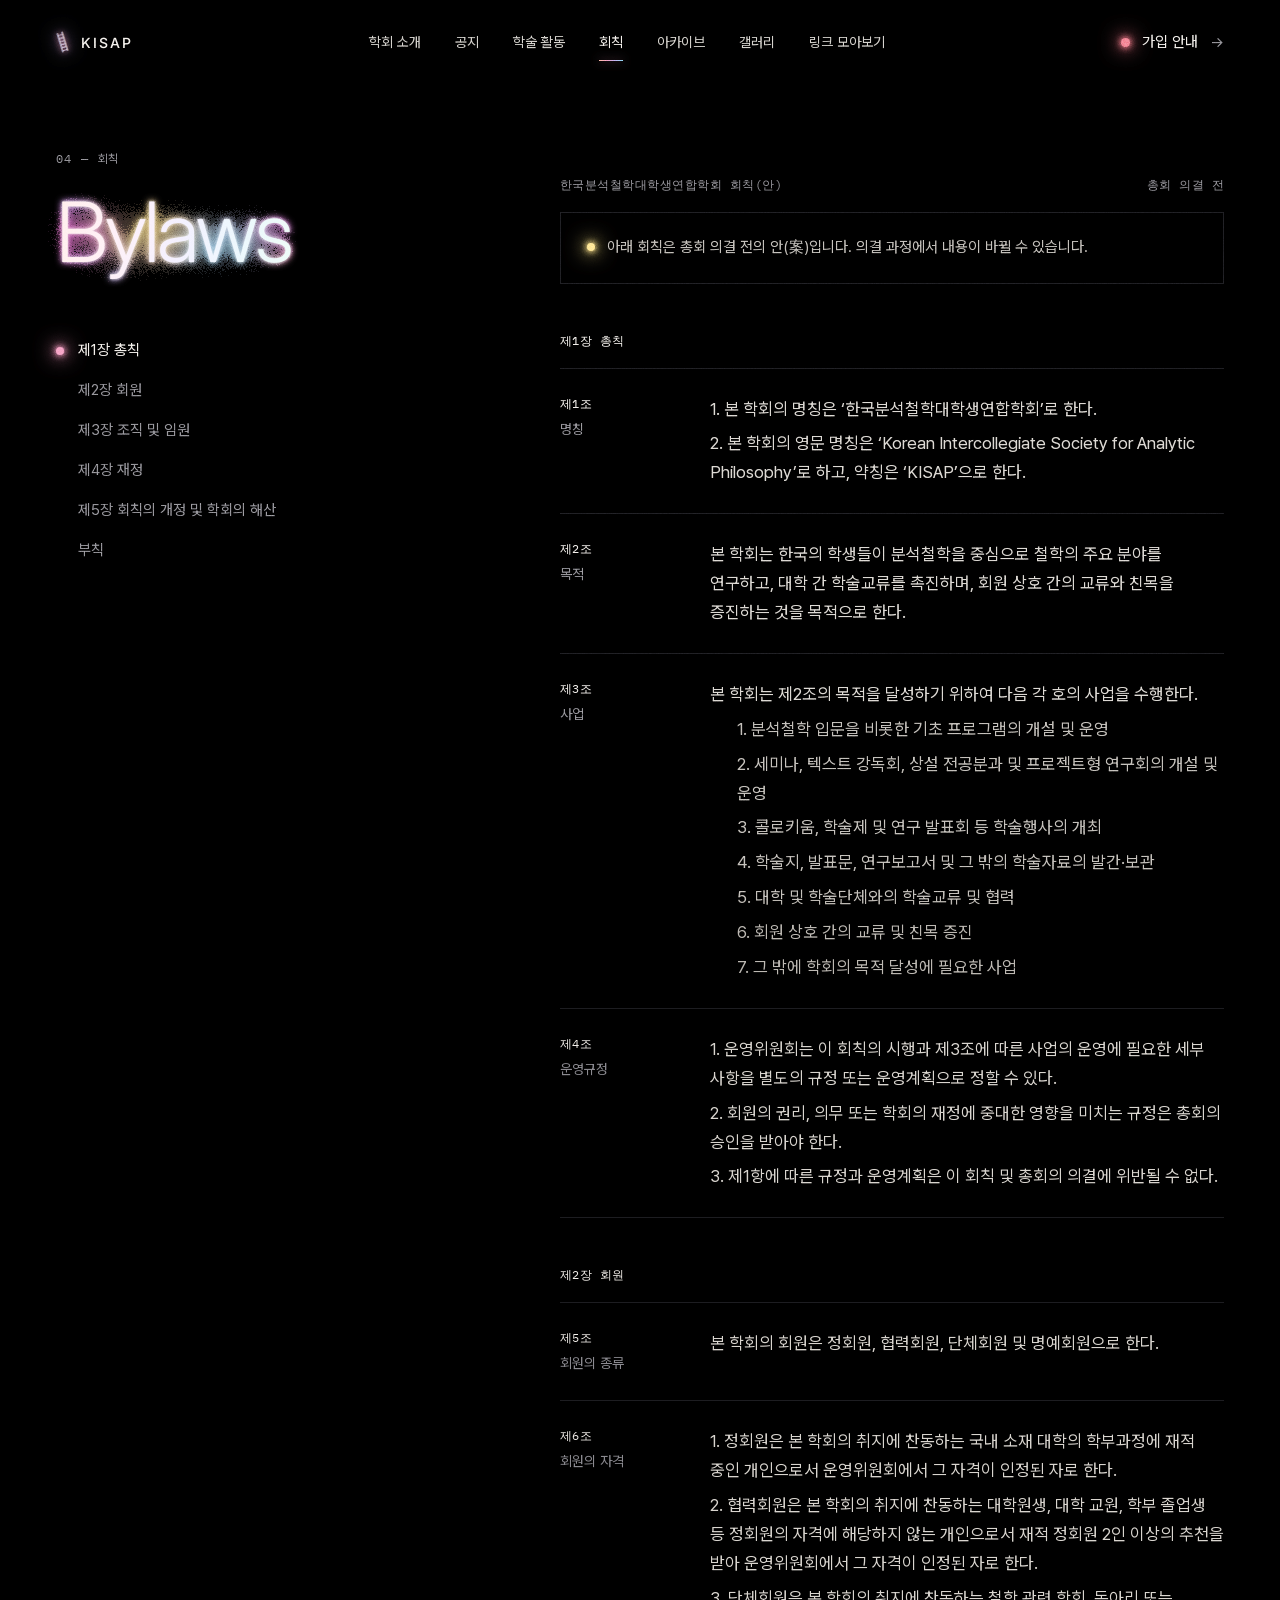
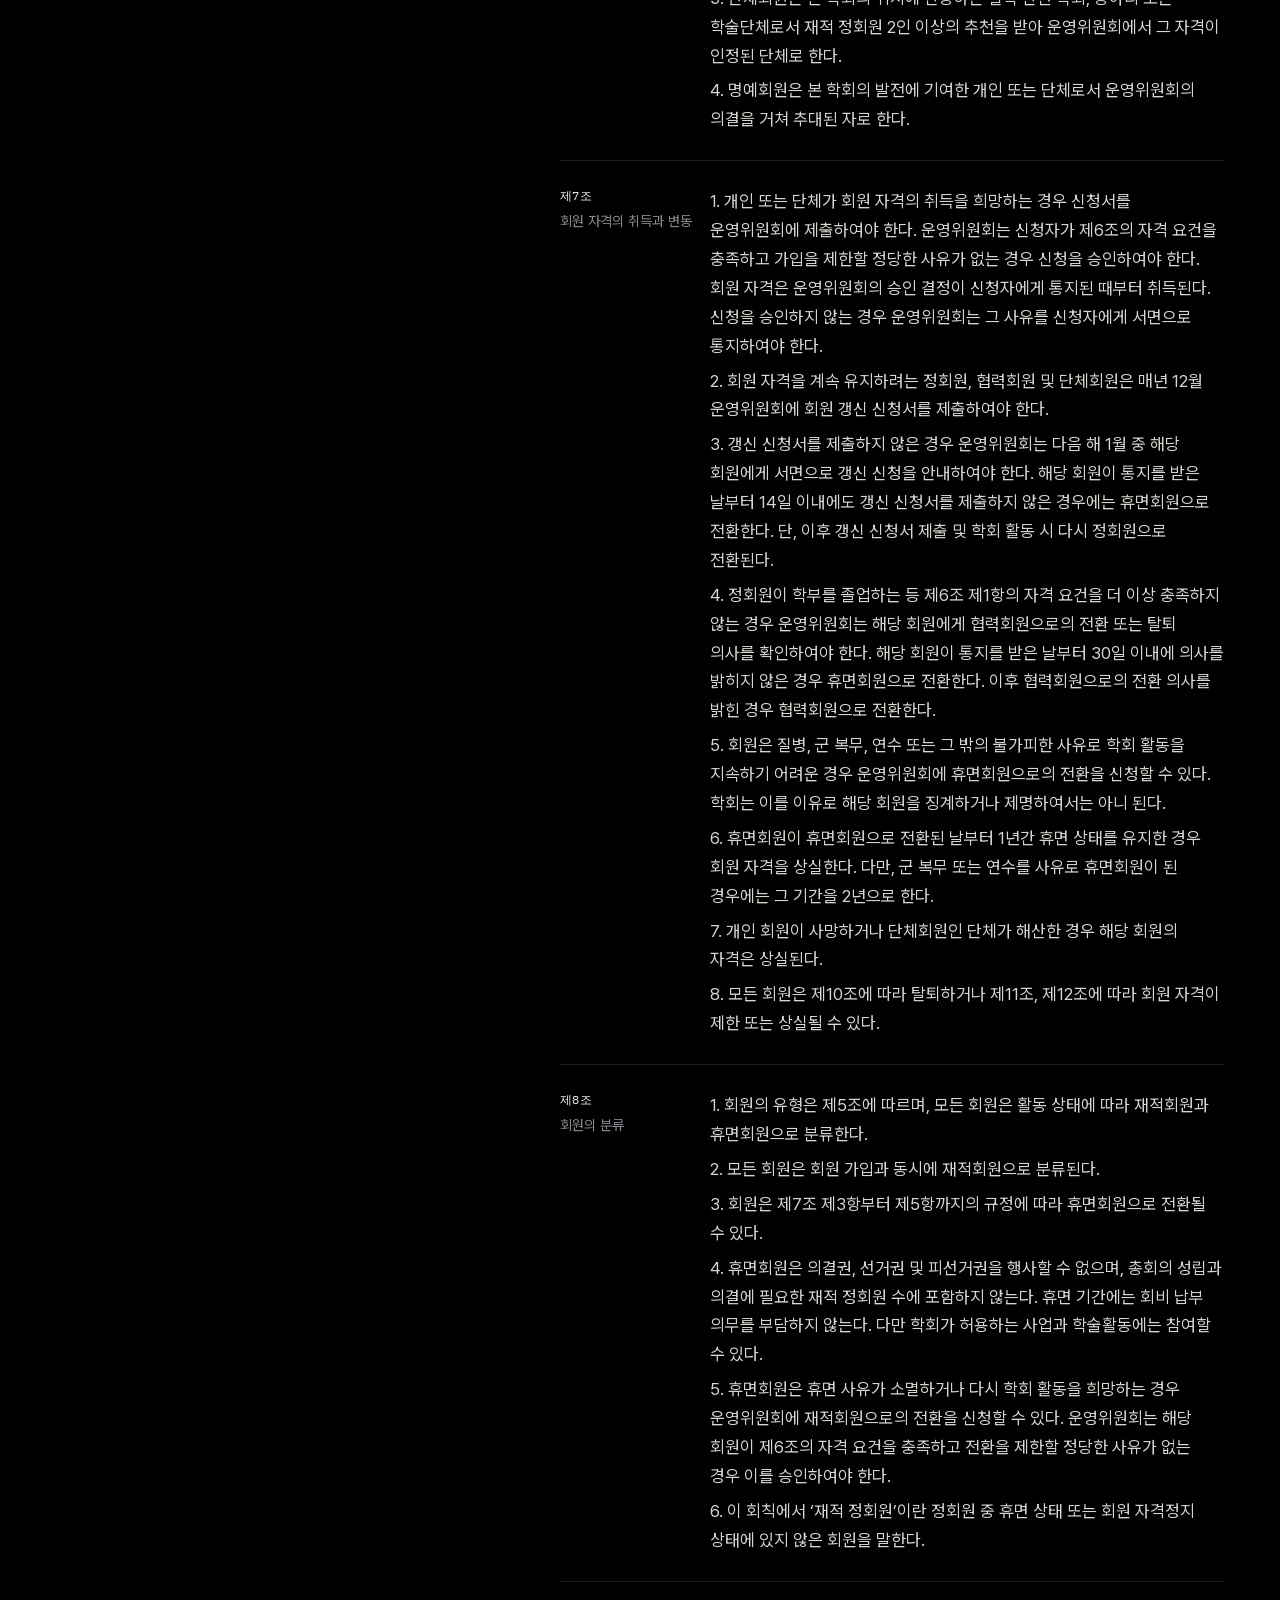
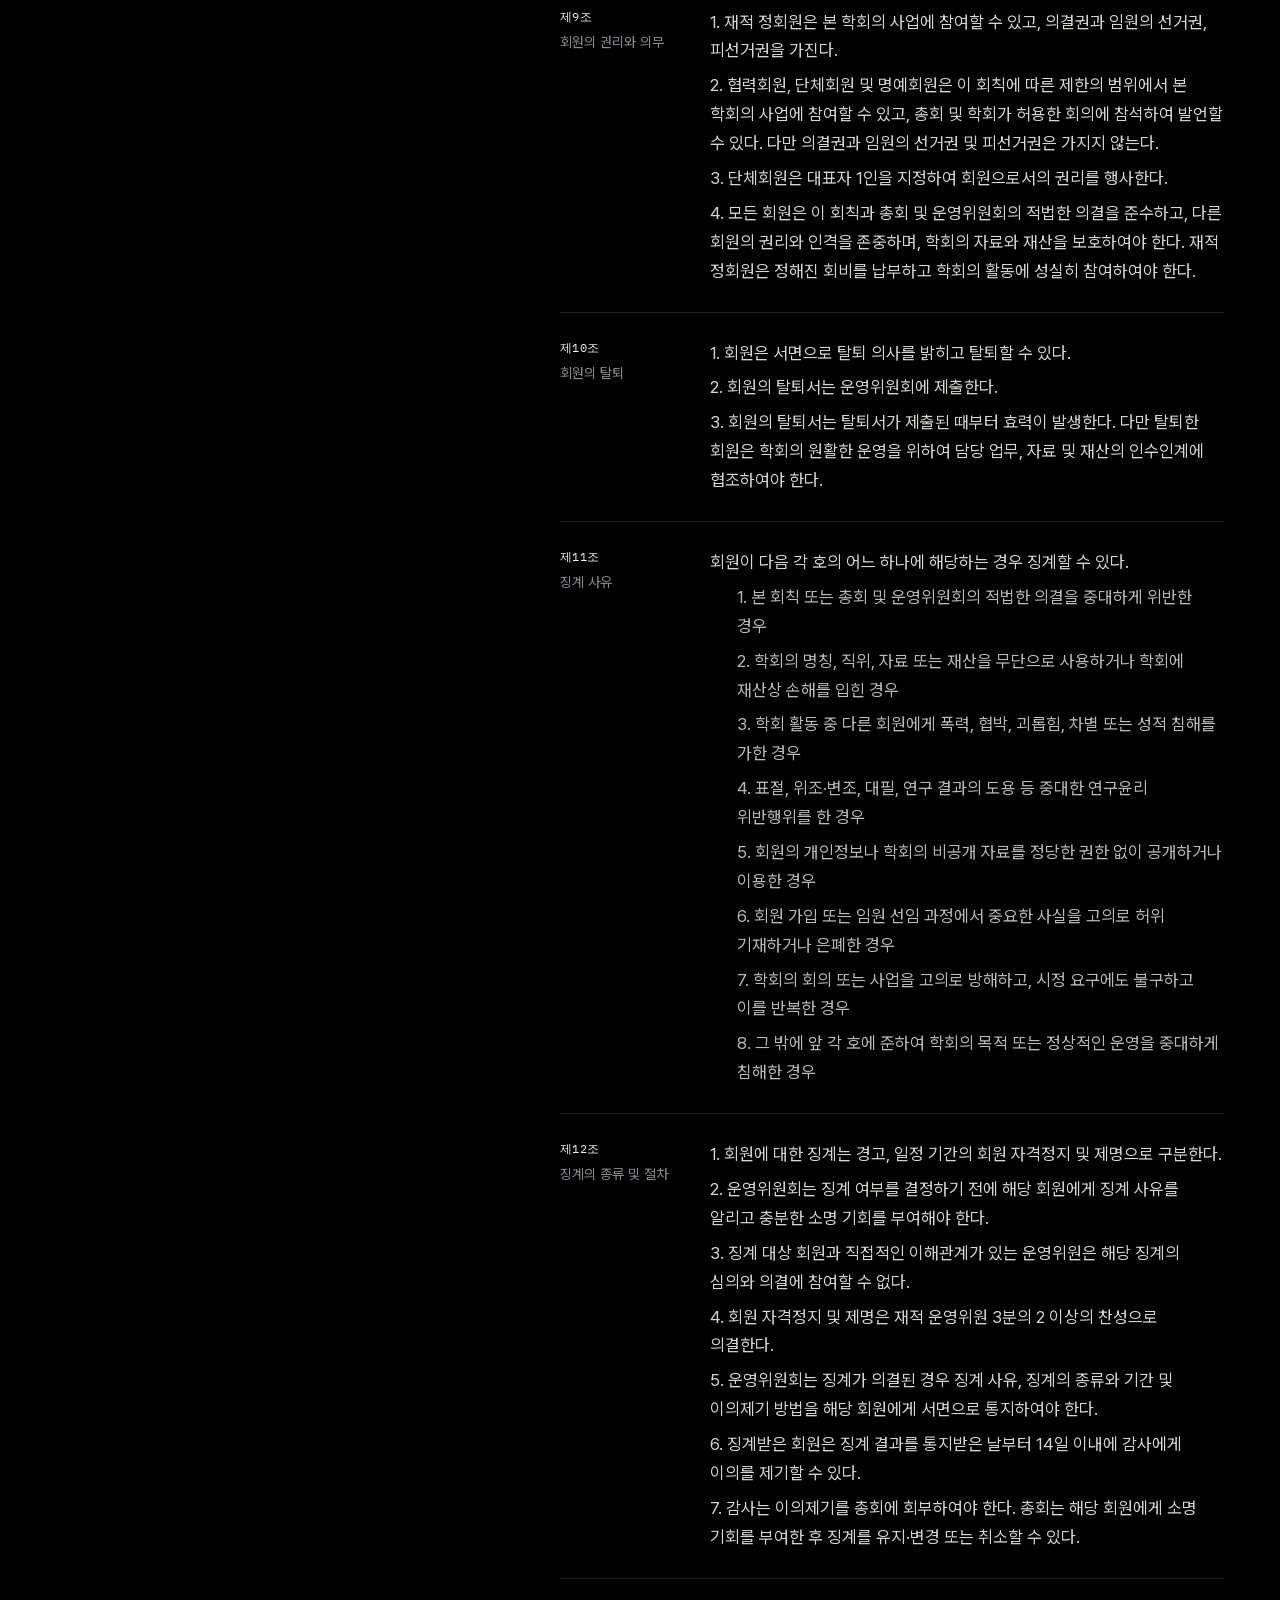
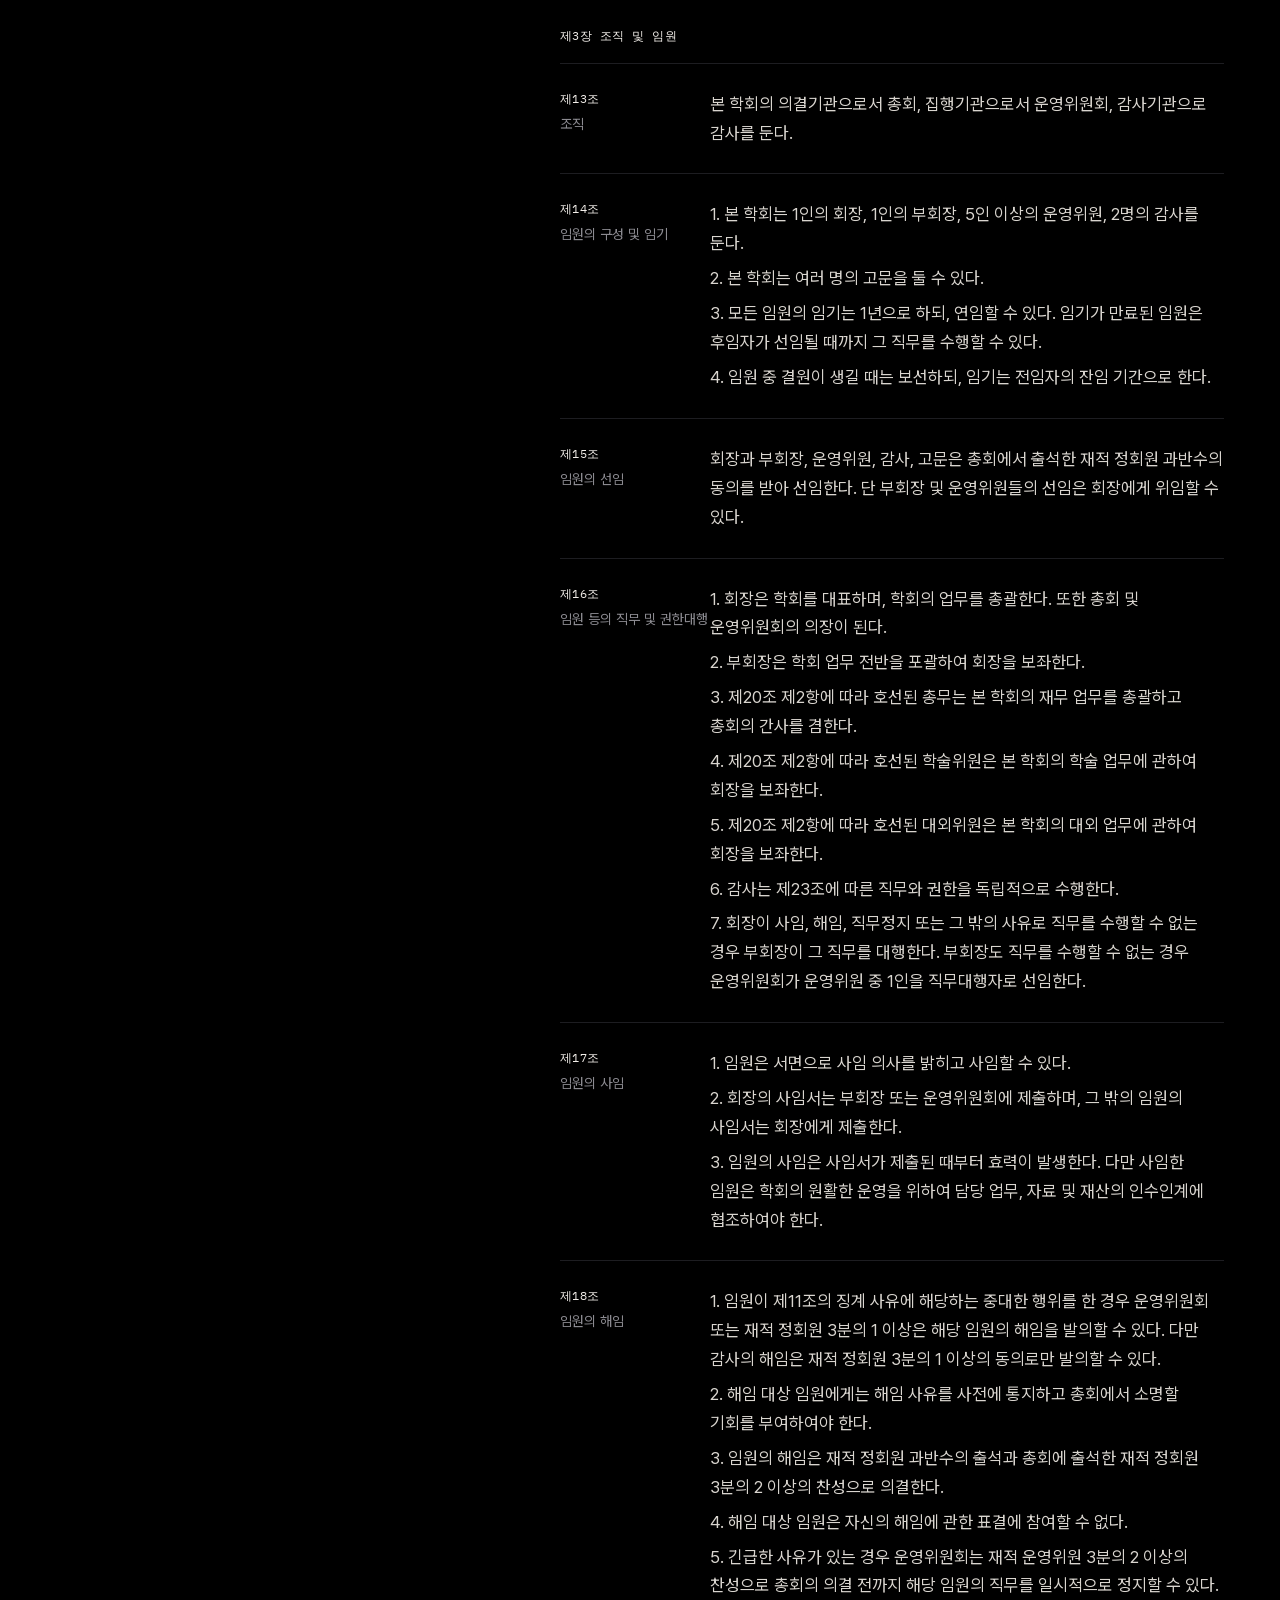
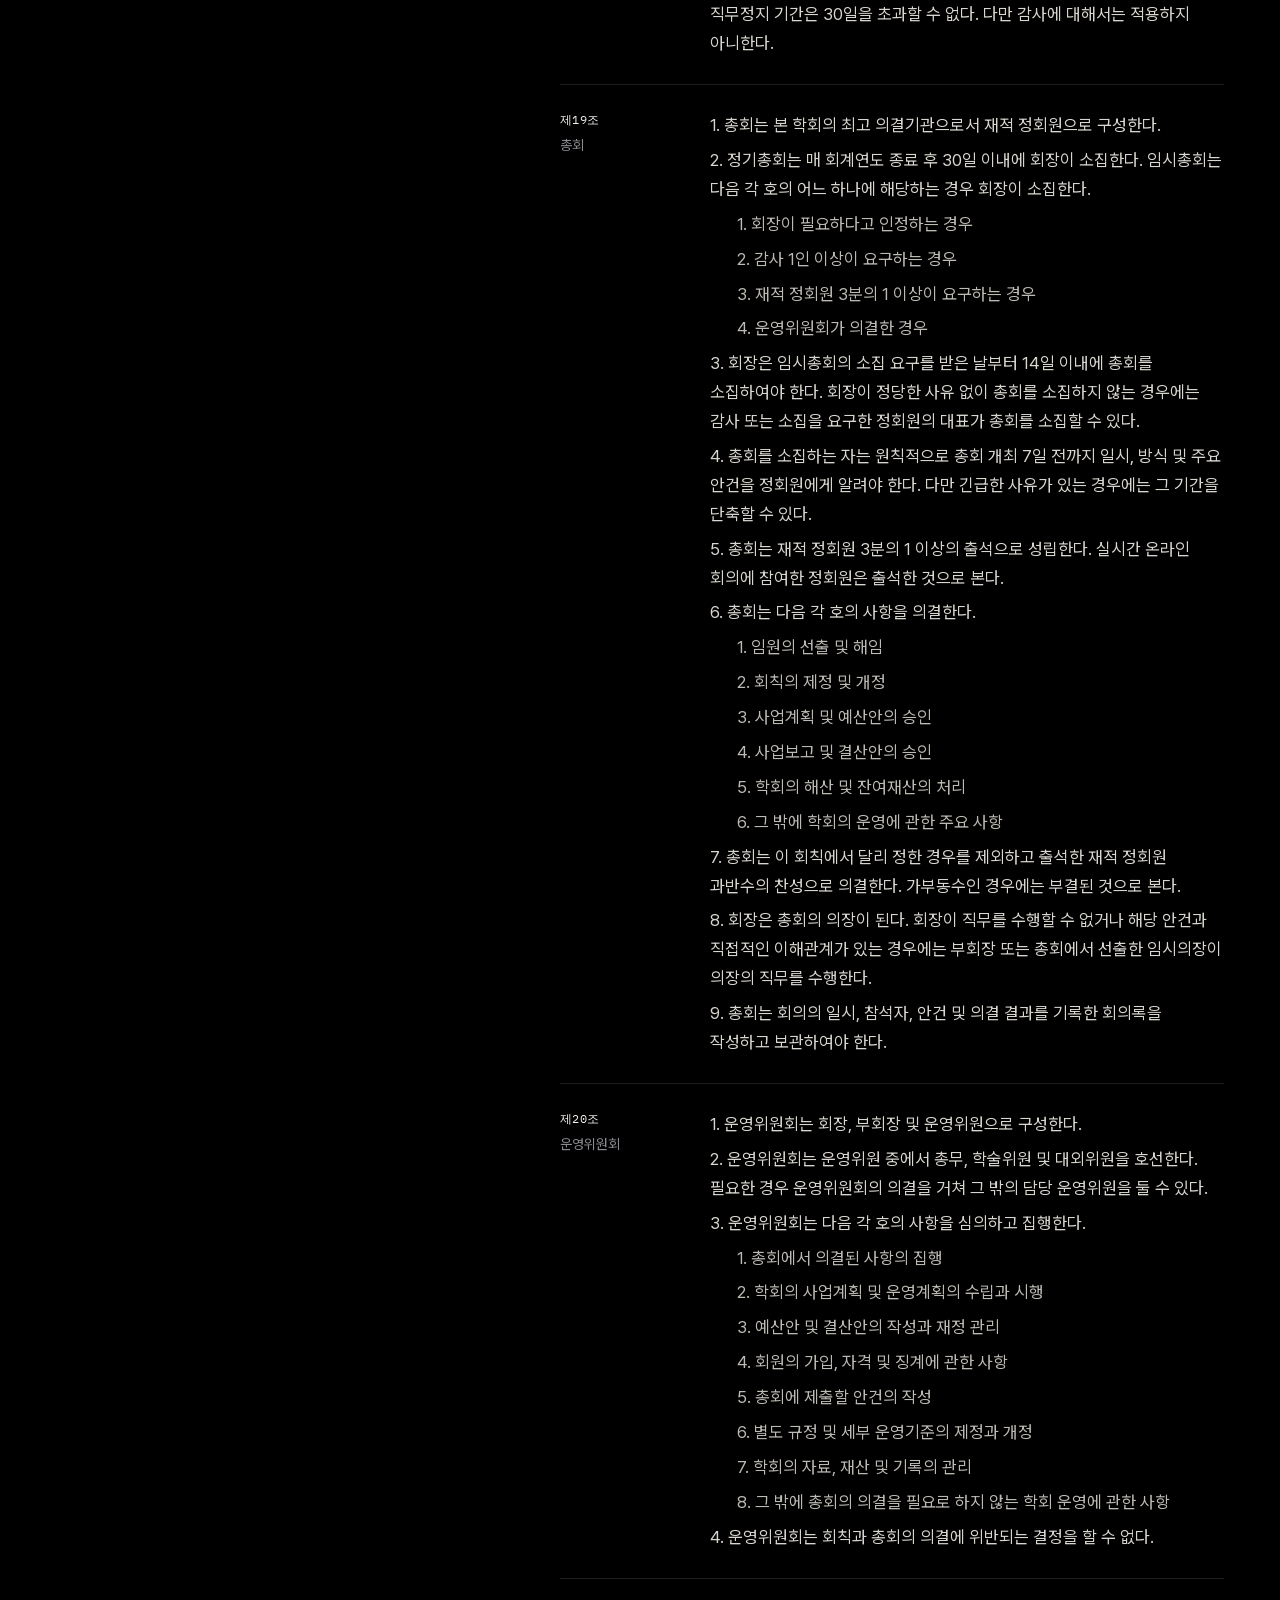
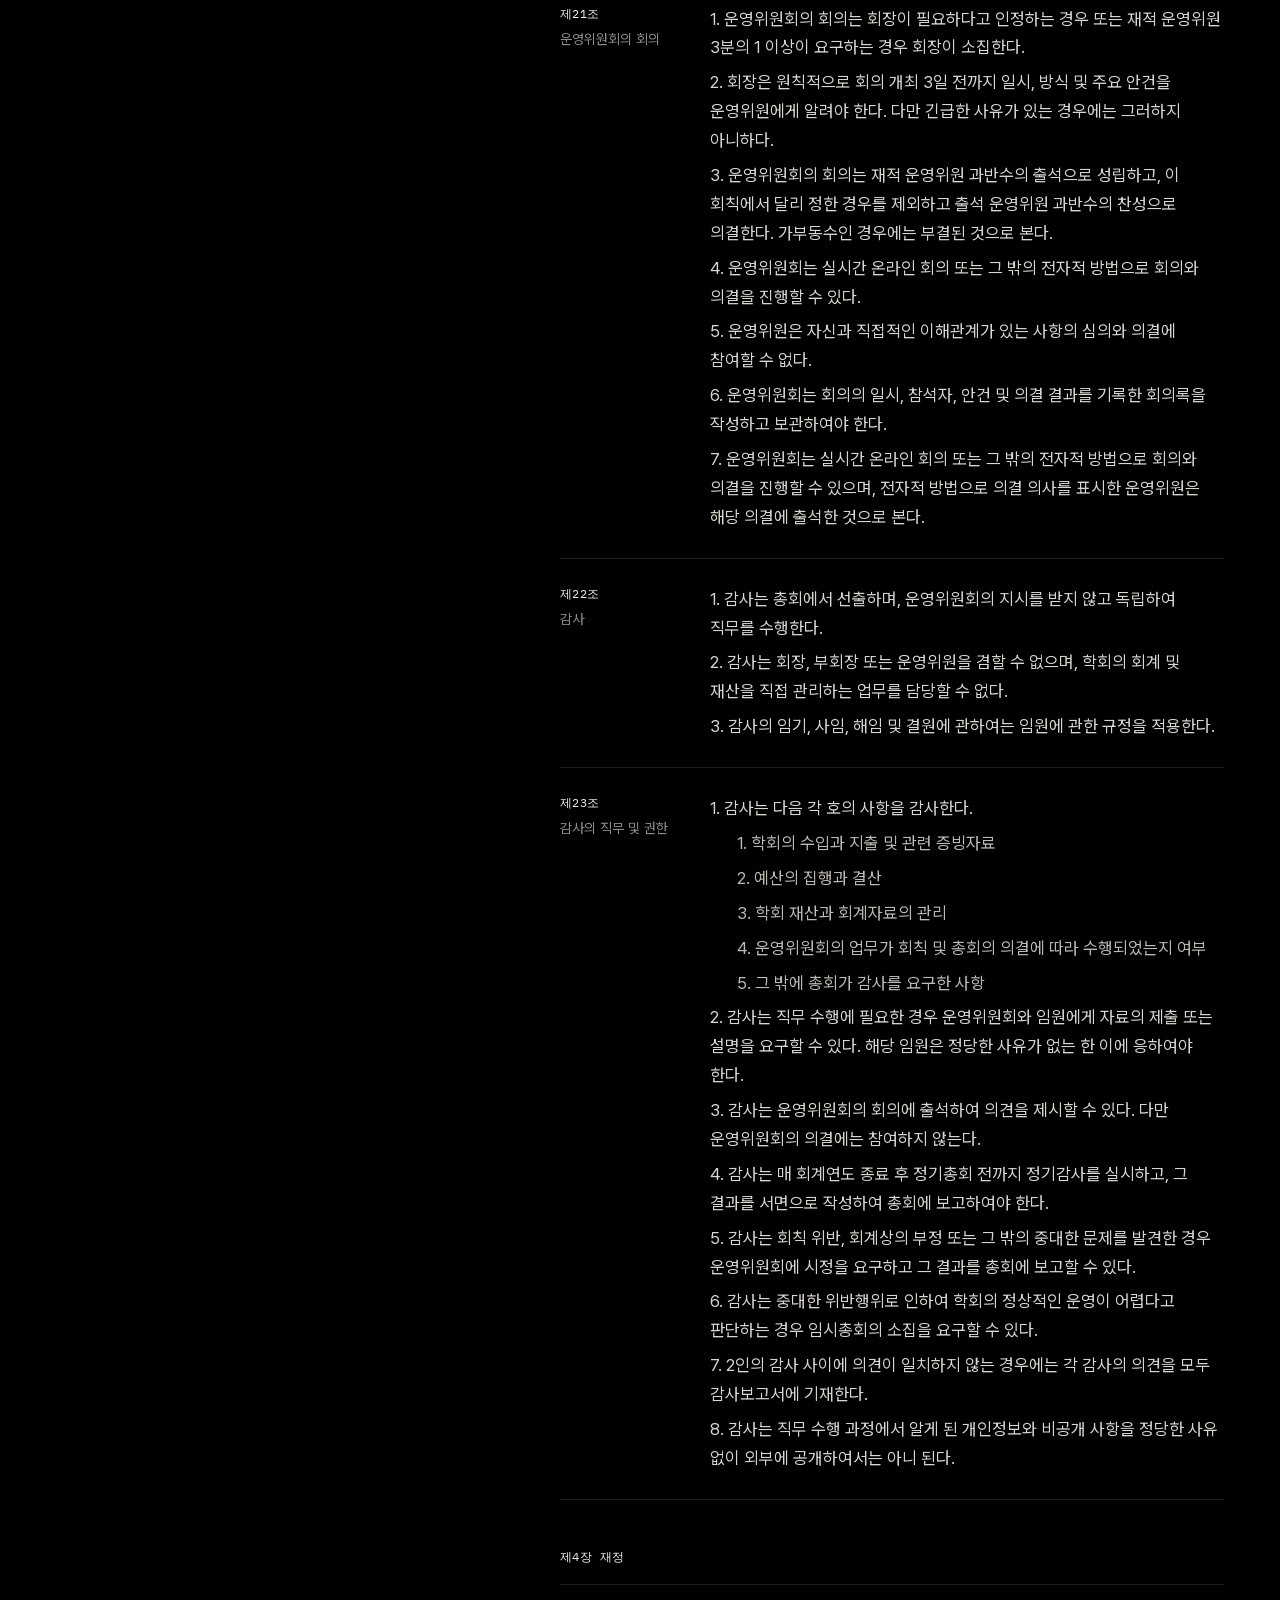
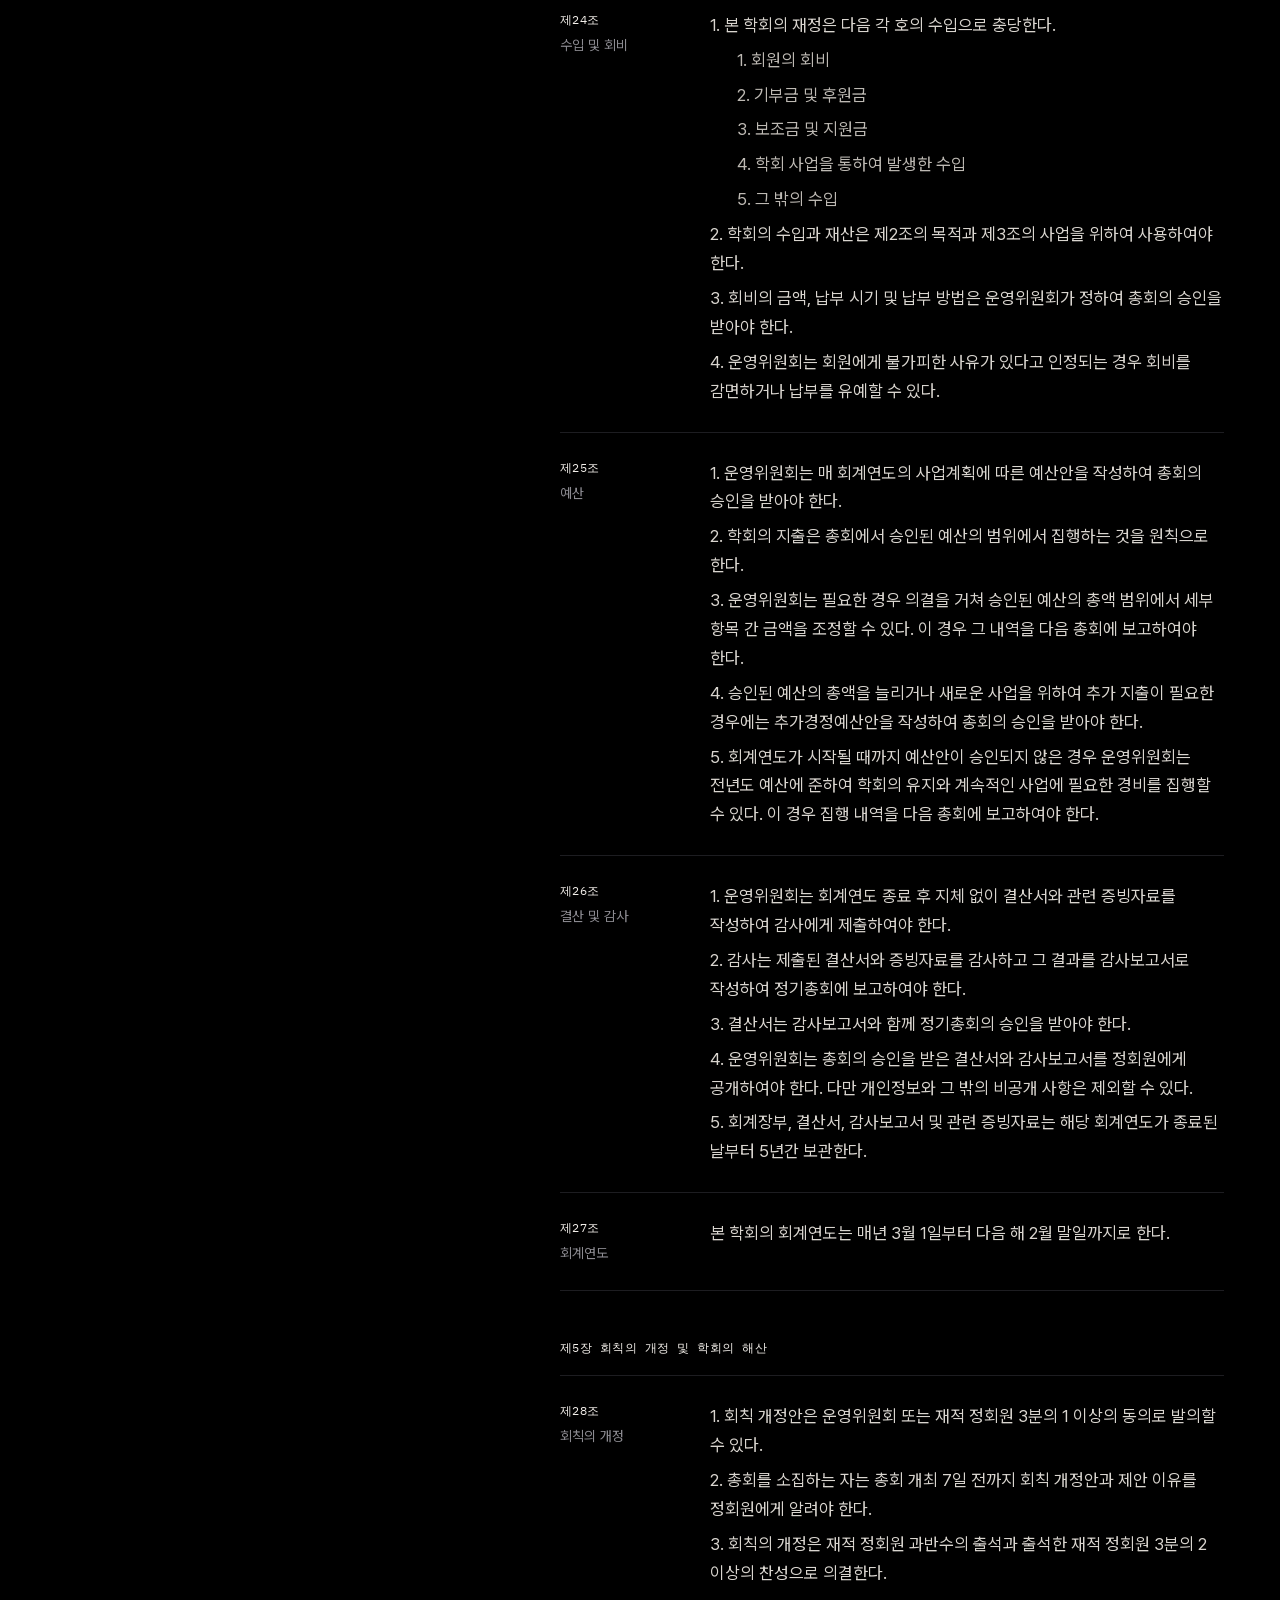
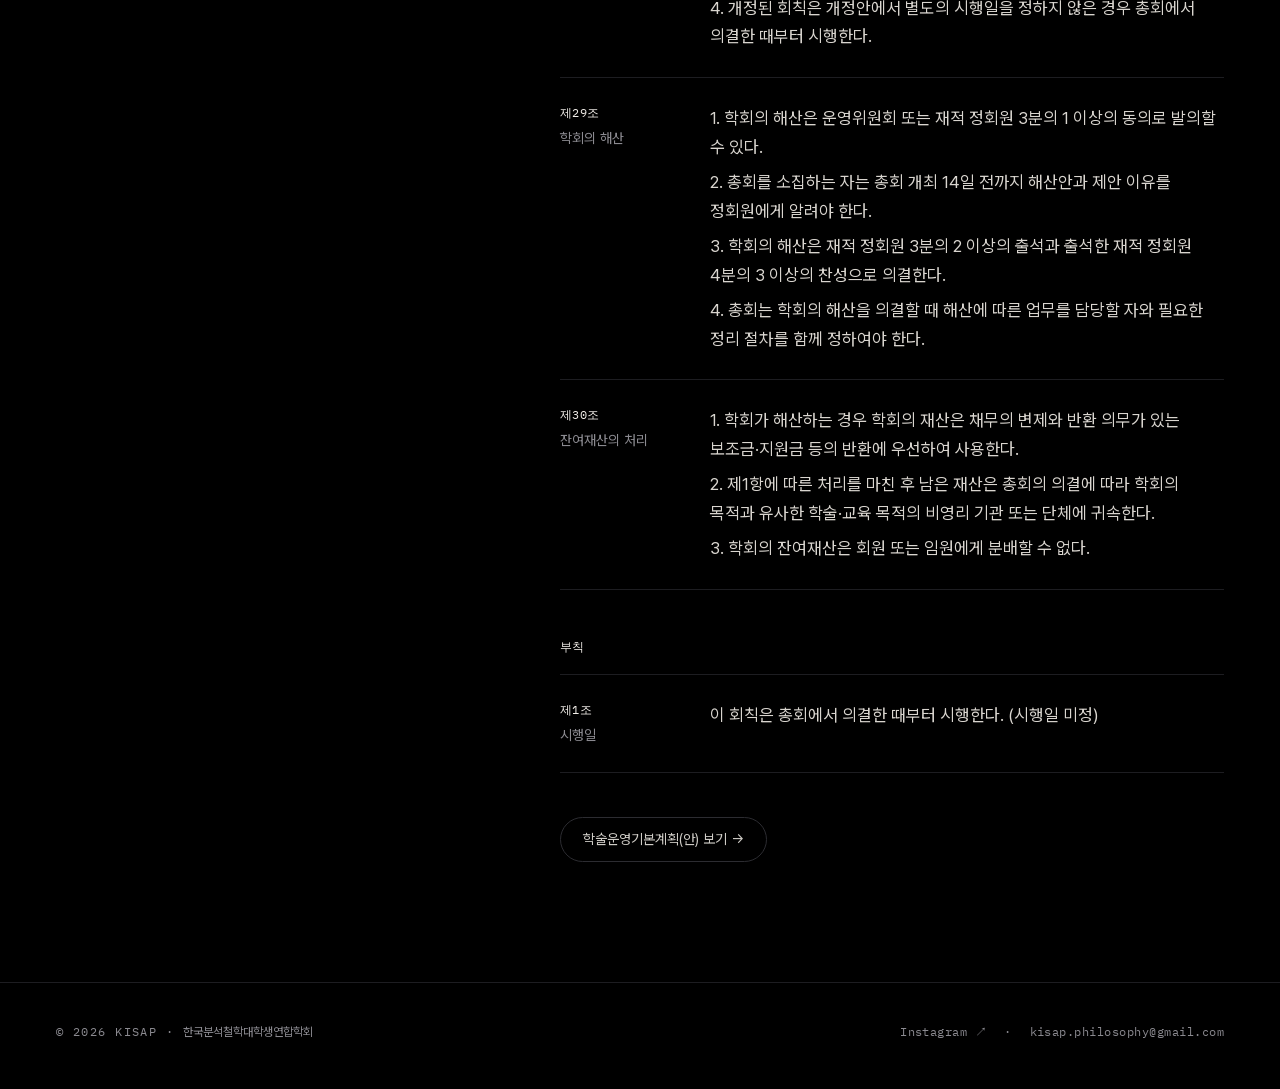
<file: bylaws.html>
<!DOCTYPE html>
<html lang="ko">
<head>
<meta charset="utf-8">
<meta name="viewport" content="width=device-width, initial-scale=1">
<title>회칙 — KISAP</title>
<meta name="description" content="한국분석철학대학생연합학회(KISAP) 회칙 전문 — 총칙, 회원, 조직 및 임원, 재정, 회칙의 개정 및 학회의 해산.">
<meta name="theme-color" content="#000000">
<link rel="canonical" href="https://kisapphilosophy.github.io/bylaws.html">
<meta property="og:type" content="website">
<meta property="og:site_name" content="KISAP 한국분석철학대학생연합학회">
<meta property="og:locale" content="ko_KR">
<meta property="og:title" content="회칙 — KISAP">
<meta property="og:description" content="한국분석철학대학생연합학회(KISAP) 회칙 전문 — 총칙, 회원, 조직 및 임원, 재정, 회칙의 개정 및 학회의 해산.">
<meta property="og:url" content="https://kisapphilosophy.github.io/bylaws.html">
<meta property="og:image" content="https://kisapphilosophy.github.io/images/og.jpg">
<meta property="og:image:width" content="1200">
<meta property="og:image:height" content="630">
<meta name="twitter:card" content="summary_large_image">
<meta name="naver-site-verification" content="591fb7971cd4381b23a02a65b9b0f2e59f918cd0">
<meta name="google-site-verification" content="ccWG4GbFfCrHe7mUTIRTxgsKhSlejGteS4iFdDzfW9k">

<link rel="icon" href="favicon.ico" sizes="48x48">
<link rel="icon" type="image/png" sizes="192x192" href="icon-192.png">
<link rel="apple-touch-icon" href="apple-touch-icon.png">
<link rel="preload" href="fonts/kisap-kr.woff2?v=68a2739f" as="font" type="font/woff2" crossorigin>
<link rel="preload" href="fonts/inter.woff2" as="font" type="font/woff2" crossorigin>
<link rel="stylesheet" href="kisap.css?v=202611242300">
</head>
<body data-page="bylaws">
<header class="site-header"></header>
<main>
<section class="page split">
  <div class="side">
    <div style="position:sticky;top:120px">
      <div class="eyebrow">04 — <span class="kr">회칙</span></div>
      <h1 class="h-sec"><span class="glow soft">Bylaws</span></h1>
      <nav class="toc kr" aria-label="회칙 목차"><a href="#ch1" class="on"><span class="dot" style="--c:var(--pink)"></span>제1장 총칙</a><a href="#ch2"><span class="dot" style="--c:var(--pink)"></span>제2장 회원</a><a href="#ch3"><span class="dot" style="--c:var(--pink)"></span>제3장 조직 및 임원</a><a href="#ch4"><span class="dot" style="--c:var(--pink)"></span>제4장 재정</a><a href="#ch5"><span class="dot" style="--c:var(--pink)"></span>제5장 회칙의 개정 및 학회의 해산</a><a href="#sup"><span class="dot" style="--c:var(--pink)"></span>부칙</a></nav>
    </div>
  </div>
  <div class="main">
    <div class="doc-head"><div class="mono kr" style="letter-spacing:.04em">한국분석철학대학생연합학회 회칙(안)</div><div class="mono kr" style="letter-spacing:.04em">총회 의결 전</div></div>
    <div class="callout" style="margin:0 0 48px"><span class="dot" style="--c:var(--butter)"></span>아래 회칙은 총회 의결 전의 안(案)입니다. 의결 과정에서 내용이 바뀔 수 있습니다.</div>
    <section class="chapter" id="ch1"><div class="doc-head"><div class="mono kr" style="letter-spacing:.04em">제1장 총칙</div></div><div class="articles"><div class="art"><div><div class="mono kr" style="letter-spacing:.04em">제1조</div><div class="t">명칭</div></div><div class="b"><p>1. 본 학회의 명칭은 ‘한국분석철학대학생연합학회’로 한다.</p><p>2. 본 학회의 영문 명칭은 ‘Korean Intercollegiate Society for Analytic Philosophy’로 하고, 약칭은 ‘KISAP’으로 한다.</p></div></div><div class="art"><div><div class="mono kr" style="letter-spacing:.04em">제2조</div><div class="t">목적</div></div><div class="b"><p>본 학회는 한국의 학생들이 분석철학을 중심으로 철학의 주요 분야를 연구하고, 대학 간 학술교류를 촉진하며, 회원 상호 간의 교류와 친목을 증진하는 것을 목적으로 한다.</p></div></div><div class="art"><div><div class="mono kr" style="letter-spacing:.04em">제3조</div><div class="t">사업</div></div><div class="b"><p>본 학회는 제2조의 목적을 달성하기 위하여 다음 각 호의 사업을 수행한다.</p><p class="sub-i">1. 분석철학 입문을 비롯한 기초 프로그램의 개설 및 운영</p><p class="sub-i">2. 세미나, 텍스트 강독회, 상설 전공분과 및 프로젝트형 연구회의 개설 및 운영</p><p class="sub-i">3. 콜로키움, 학술제 및 연구 발표회 등 학술행사의 개최</p><p class="sub-i">4. 학술지, 발표문, 연구보고서 및 그 밖의 학술자료의 발간·보관</p><p class="sub-i">5. 대학 및 학술단체와의 학술교류 및 협력</p><p class="sub-i">6. 회원 상호 간의 교류 및 친목 증진</p><p class="sub-i">7. 그 밖에 학회의 목적 달성에 필요한 사업</p></div></div><div class="art"><div><div class="mono kr" style="letter-spacing:.04em">제4조</div><div class="t">운영규정</div></div><div class="b"><p>1. 운영위원회는 이 회칙의 시행과 제3조에 따른 사업의 운영에 필요한 세부 사항을 별도의 규정 또는 운영계획으로 정할 수 있다.</p><p>2. 회원의 권리, 의무 또는 학회의 재정에 중대한 영향을 미치는 규정은 총회의 승인을 받아야 한다.</p><p>3. 제1항에 따른 규정과 운영계획은 이 회칙 및 총회의 의결에 위반될 수 없다.</p></div></div></div></section><section class="chapter" id="ch2"><div class="doc-head"><div class="mono kr" style="letter-spacing:.04em">제2장 회원</div></div><div class="articles"><div class="art"><div><div class="mono kr" style="letter-spacing:.04em">제5조</div><div class="t">회원의 종류</div></div><div class="b"><p>본 학회의 회원은 정회원, 협력회원, 단체회원 및 명예회원으로 한다.</p></div></div><div class="art"><div><div class="mono kr" style="letter-spacing:.04em">제6조</div><div class="t">회원의 자격</div></div><div class="b"><p>1. 정회원은 본 학회의 취지에 찬동하는 국내 소재 대학의 학부과정에 재적 중인 개인으로서 운영위원회에서 그 자격이 인정된 자로 한다.</p><p>2. 협력회원은 본 학회의 취지에 찬동하는 대학원생, 대학 교원, 학부 졸업생 등 정회원의 자격에 해당하지 않는 개인으로서 재적 정회원 2인 이상의 추천을 받아 운영위원회에서 그 자격이 인정된 자로 한다.</p><p>3. 단체회원은 본 학회의 취지에 찬동하는 철학 관련 학회, 동아리 또는 학술단체로서 재적 정회원 2인 이상의 추천을 받아 운영위원회에서 그 자격이 인정된 단체로 한다.</p><p>4. 명예회원은 본 학회의 발전에 기여한 개인 또는 단체로서 운영위원회의 의결을 거쳐 추대된 자로 한다.</p></div></div><div class="art"><div><div class="mono kr" style="letter-spacing:.04em">제7조</div><div class="t">회원 자격의 취득과 변동</div></div><div class="b"><p>1. 개인 또는 단체가 회원 자격의 취득을 희망하는 경우 신청서를 운영위원회에 제출하여야 한다. 운영위원회는 신청자가 제6조의 자격 요건을 충족하고 가입을 제한할 정당한 사유가 없는 경우 신청을 승인하여야 한다. 회원 자격은 운영위원회의 승인 결정이 신청자에게 통지된 때부터 취득된다. 신청을 승인하지 않는 경우 운영위원회는 그 사유를 신청자에게 서면으로 통지하여야 한다.</p><p>2. 회원 자격을 계속 유지하려는 정회원, 협력회원 및 단체회원은 매년 12월 운영위원회에 회원 갱신 신청서를 제출하여야 한다.</p><p>3. 갱신 신청서를 제출하지 않은 경우 운영위원회는 다음 해 1월 중 해당 회원에게 서면으로 갱신 신청을 안내하여야 한다. 해당 회원이 통지를 받은 날부터 14일 이내에도 갱신 신청서를 제출하지 않은 경우에는 휴면회원으로 전환한다. 단, 이후 갱신 신청서 제출 및 학회 활동 시 다시 정회원으로 전환된다.</p><p>4. 정회원이 학부를 졸업하는 등 제6조 제1항의 자격 요건을 더 이상 충족하지 않는 경우 운영위원회는 해당 회원에게 협력회원으로의 전환 또는 탈퇴 의사를 확인하여야 한다. 해당 회원이 통지를 받은 날부터 30일 이내에 의사를 밝히지 않은 경우 휴면회원으로 전환한다. 이후 협력회원으로의 전환 의사를 밝힌 경우 협력회원으로 전환한다.</p><p>5. 회원은 질병, 군 복무, 연수 또는 그 밖의 불가피한 사유로 학회 활동을 지속하기 어려운 경우 운영위원회에 휴면회원으로의 전환을 신청할 수 있다. 학회는 이를 이유로 해당 회원을 징계하거나 제명하여서는 아니 된다.</p><p>6. 휴면회원이 휴면회원으로 전환된 날부터 1년간 휴면 상태를 유지한 경우 회원 자격을 상실한다. 다만, 군 복무 또는 연수를 사유로 휴면회원이 된 경우에는 그 기간을 2년으로 한다.</p><p>7. 개인 회원이 사망하거나 단체회원인 단체가 해산한 경우 해당 회원의 자격은 상실된다.</p><p>8. 모든 회원은 제10조에 따라 탈퇴하거나 제11조, 제12조에 따라 회원 자격이 제한 또는 상실될 수 있다.</p></div></div><div class="art"><div><div class="mono kr" style="letter-spacing:.04em">제8조</div><div class="t">회원의 분류</div></div><div class="b"><p>1. 회원의 유형은 제5조에 따르며, 모든 회원은 활동 상태에 따라 재적회원과 휴면회원으로 분류한다.</p><p>2. 모든 회원은 회원 가입과 동시에 재적회원으로 분류된다.</p><p>3. 회원은 제7조 제3항부터 제5항까지의 규정에 따라 휴면회원으로 전환될 수 있다.</p><p>4. 휴면회원은 의결권, 선거권 및 피선거권을 행사할 수 없으며, 총회의 성립과 의결에 필요한 재적 정회원 수에 포함하지 않는다. 휴면 기간에는 회비 납부 의무를 부담하지 않는다. 다만 학회가 허용하는 사업과 학술활동에는 참여할 수 있다.</p><p>5. 휴면회원은 휴면 사유가 소멸하거나 다시 학회 활동을 희망하는 경우 운영위원회에 재적회원으로의 전환을 신청할 수 있다. 운영위원회는 해당 회원이 제6조의 자격 요건을 충족하고 전환을 제한할 정당한 사유가 없는 경우 이를 승인하여야 한다.</p><p>6. 이 회칙에서 ‘재적 정회원’이란 정회원 중 휴면 상태 또는 회원 자격정지 상태에 있지 않은 회원을 말한다.</p></div></div><div class="art"><div><div class="mono kr" style="letter-spacing:.04em">제9조</div><div class="t">회원의 권리와 의무</div></div><div class="b"><p>1. 재적 정회원은 본 학회의 사업에 참여할 수 있고, 의결권과 임원의 선거권, 피선거권을 가진다.</p><p>2. 협력회원, 단체회원 및 명예회원은 이 회칙에 따른 제한의 범위에서 본 학회의 사업에 참여할 수 있고, 총회 및 학회가 허용한 회의에 참석하여 발언할 수 있다. 다만 의결권과 임원의 선거권 및 피선거권은 가지지 않는다.</p><p>3. 단체회원은 대표자 1인을 지정하여 회원으로서의 권리를 행사한다.</p><p>4. 모든 회원은 이 회칙과 총회 및 운영위원회의 적법한 의결을 준수하고, 다른 회원의 권리와 인격을 존중하며, 학회의 자료와 재산을 보호하여야 한다. 재적 정회원은 정해진 회비를 납부하고 학회의 활동에 성실히 참여하여야 한다.</p></div></div><div class="art"><div><div class="mono kr" style="letter-spacing:.04em">제10조</div><div class="t">회원의 탈퇴</div></div><div class="b"><p>1. 회원은 서면으로 탈퇴 의사를 밝히고 탈퇴할 수 있다.</p><p>2. 회원의 탈퇴서는 운영위원회에 제출한다.</p><p>3. 회원의 탈퇴서는 탈퇴서가 제출된 때부터 효력이 발생한다. 다만 탈퇴한 회원은 학회의 원활한 운영을 위하여 담당 업무, 자료 및 재산의 인수인계에 협조하여야 한다.</p></div></div><div class="art"><div><div class="mono kr" style="letter-spacing:.04em">제11조</div><div class="t">징계 사유</div></div><div class="b"><p>회원이 다음 각 호의 어느 하나에 해당하는 경우 징계할 수 있다.</p><p class="sub-i">1. 본 회칙 또는 총회 및 운영위원회의 적법한 의결을 중대하게 위반한 경우</p><p class="sub-i">2. 학회의 명칭, 직위, 자료 또는 재산을 무단으로 사용하거나 학회에 재산상 손해를 입힌 경우</p><p class="sub-i">3. 학회 활동 중 다른 회원에게 폭력, 협박, 괴롭힘, 차별 또는 성적 침해를 가한 경우</p><p class="sub-i">4. 표절, 위조·변조, 대필, 연구 결과의 도용 등 중대한 연구윤리 위반행위를 한 경우</p><p class="sub-i">5. 회원의 개인정보나 학회의 비공개 자료를 정당한 권한 없이 공개하거나 이용한 경우</p><p class="sub-i">6. 회원 가입 또는 임원 선임 과정에서 중요한 사실을 고의로 허위 기재하거나 은폐한 경우</p><p class="sub-i">7. 학회의 회의 또는 사업을 고의로 방해하고, 시정 요구에도 불구하고 이를 반복한 경우</p><p class="sub-i">8. 그 밖에 앞 각 호에 준하여 학회의 목적 또는 정상적인 운영을 중대하게 침해한 경우</p></div></div><div class="art"><div><div class="mono kr" style="letter-spacing:.04em">제12조</div><div class="t">징계의 종류 및 절차</div></div><div class="b"><p>1. 회원에 대한 징계는 경고, 일정 기간의 회원 자격정지 및 제명으로 구분한다.</p><p>2. 운영위원회는 징계 여부를 결정하기 전에 해당 회원에게 징계 사유를 알리고 충분한 소명 기회를 부여해야 한다.</p><p>3. 징계 대상 회원과 직접적인 이해관계가 있는 운영위원은 해당 징계의 심의와 의결에 참여할 수 없다.</p><p>4. 회원 자격정지 및 제명은 재적 운영위원 3분의 2 이상의 찬성으로 의결한다.</p><p>5. 운영위원회는 징계가 의결된 경우 징계 사유, 징계의 종류와 기간 및 이의제기 방법을 해당 회원에게 서면으로 통지하여야 한다.</p><p>6. 징계받은 회원은 징계 결과를 통지받은 날부터 14일 이내에 감사에게 이의를 제기할 수 있다.</p><p>7. 감사는 이의제기를 총회에 회부하여야 한다. 총회는 해당 회원에게 소명 기회를 부여한 후 징계를 유지·변경 또는 취소할 수 있다.</p></div></div></div></section><section class="chapter" id="ch3"><div class="doc-head"><div class="mono kr" style="letter-spacing:.04em">제3장 조직 및 임원</div></div><div class="articles"><div class="art"><div><div class="mono kr" style="letter-spacing:.04em">제13조</div><div class="t">조직</div></div><div class="b"><p>본 학회의 의결기관으로서 총회, 집행기관으로서 운영위원회, 감사기관으로 감사를 둔다.</p></div></div><div class="art"><div><div class="mono kr" style="letter-spacing:.04em">제14조</div><div class="t">임원의 구성 및 임기</div></div><div class="b"><p>1. 본 학회는 1인의 회장, 1인의 부회장, 5인 이상의 운영위원, 2명의 감사를 둔다.</p><p>2. 본 학회는 여러 명의 고문을 둘 수 있다.</p><p>3. 모든 임원의 임기는 1년으로 하되, 연임할 수 있다. 임기가 만료된 임원은 후임자가 선임될 때까지 그 직무를 수행할 수 있다.</p><p>4. 임원 중 결원이 생길 때는 보선하되, 임기는 전임자의 잔임 기간으로 한다.</p></div></div><div class="art"><div><div class="mono kr" style="letter-spacing:.04em">제15조</div><div class="t">임원의 선임</div></div><div class="b"><p>회장과 부회장, 운영위원, 감사, 고문은 총회에서 출석한 재적 정회원 과반수의 동의를 받아 선임한다. 단 부회장 및 운영위원들의 선임은 회장에게 위임할 수 있다.</p></div></div><div class="art"><div><div class="mono kr" style="letter-spacing:.04em">제16조</div><div class="t">임원 등의 직무 및 권한대행</div></div><div class="b"><p>1. 회장은 학회를 대표하며, 학회의 업무를 총괄한다. 또한 총회 및 운영위원회의 의장이 된다.</p><p>2. 부회장은 학회 업무 전반을 포괄하여 회장을 보좌한다.</p><p>3. 제20조 제2항에 따라 호선된 총무는 본 학회의 재무 업무를 총괄하고 총회의 간사를 겸한다.</p><p>4. 제20조 제2항에 따라 호선된 학술위원은 본 학회의 학술 업무에 관하여 회장을 보좌한다.</p><p>5. 제20조 제2항에 따라 호선된 대외위원은 본 학회의 대외 업무에 관하여 회장을 보좌한다.</p><p>6. 감사는 제23조에 따른 직무와 권한을 독립적으로 수행한다.</p><p>7. 회장이 사임, 해임, 직무정지 또는 그 밖의 사유로 직무를 수행할 수 없는 경우 부회장이 그 직무를 대행한다. 부회장도 직무를 수행할 수 없는 경우 운영위원회가 운영위원 중 1인을 직무대행자로 선임한다.</p></div></div><div class="art"><div><div class="mono kr" style="letter-spacing:.04em">제17조</div><div class="t">임원의 사임</div></div><div class="b"><p>1. 임원은 서면으로 사임 의사를 밝히고 사임할 수 있다.</p><p>2. 회장의 사임서는 부회장 또는 운영위원회에 제출하며, 그 밖의 임원의 사임서는 회장에게 제출한다.</p><p>3. 임원의 사임은 사임서가 제출된 때부터 효력이 발생한다. 다만 사임한 임원은 학회의 원활한 운영을 위하여 담당 업무, 자료 및 재산의 인수인계에 협조하여야 한다.</p></div></div><div class="art"><div><div class="mono kr" style="letter-spacing:.04em">제18조</div><div class="t">임원의 해임</div></div><div class="b"><p>1. 임원이 제11조의 징계 사유에 해당하는 중대한 행위를 한 경우 운영위원회 또는 재적 정회원 3분의 1 이상은 해당 임원의 해임을 발의할 수 있다. 다만 감사의 해임은 재적 정회원 3분의 1 이상의 동의로만 발의할 수 있다.</p><p>2. 해임 대상 임원에게는 해임 사유를 사전에 통지하고 총회에서 소명할 기회를 부여하여야 한다.</p><p>3. 임원의 해임은 재적 정회원 과반수의 출석과 총회에 출석한 재적 정회원 3분의 2 이상의 찬성으로 의결한다.</p><p>4. 해임 대상 임원은 자신의 해임에 관한 표결에 참여할 수 없다.</p><p>5. 긴급한 사유가 있는 경우 운영위원회는 재적 운영위원 3분의 2 이상의 찬성으로 총회의 의결 전까지 해당 임원의 직무를 일시적으로 정지할 수 있다. 직무정지 기간은 30일을 초과할 수 없다. 다만 감사에 대해서는 적용하지 아니한다.</p></div></div><div class="art"><div><div class="mono kr" style="letter-spacing:.04em">제19조</div><div class="t">총회</div></div><div class="b"><p>1. 총회는 본 학회의 최고 의결기관으로서 재적 정회원으로 구성한다.</p><p>2. 정기총회는 매 회계연도 종료 후 30일 이내에 회장이 소집한다. 임시총회는 다음 각 호의 어느 하나에 해당하는 경우 회장이 소집한다.</p><p class="sub-i">1. 회장이 필요하다고 인정하는 경우</p><p class="sub-i">2. 감사 1인 이상이 요구하는 경우</p><p class="sub-i">3. 재적 정회원 3분의 1 이상이 요구하는 경우</p><p class="sub-i">4. 운영위원회가 의결한 경우</p><p>3. 회장은 임시총회의 소집 요구를 받은 날부터 14일 이내에 총회를 소집하여야 한다. 회장이 정당한 사유 없이 총회를 소집하지 않는 경우에는 감사 또는 소집을 요구한 정회원의 대표가 총회를 소집할 수 있다.</p><p>4. 총회를 소집하는 자는 원칙적으로 총회 개최 7일 전까지 일시, 방식 및 주요 안건을 정회원에게 알려야 한다. 다만 긴급한 사유가 있는 경우에는 그 기간을 단축할 수 있다.</p><p>5. 총회는 재적 정회원 3분의 1 이상의 출석으로 성립한다. 실시간 온라인 회의에 참여한 정회원은 출석한 것으로 본다.</p><p>6. 총회는 다음 각 호의 사항을 의결한다.</p><p class="sub-i">1. 임원의 선출 및 해임</p><p class="sub-i">2. 회칙의 제정 및 개정</p><p class="sub-i">3. 사업계획 및 예산안의 승인</p><p class="sub-i">4. 사업보고 및 결산안의 승인</p><p class="sub-i">5. 학회의 해산 및 잔여재산의 처리</p><p class="sub-i">6. 그 밖에 학회의 운영에 관한 주요 사항</p><p>7. 총회는 이 회칙에서 달리 정한 경우를 제외하고 출석한 재적 정회원 과반수의 찬성으로 의결한다. 가부동수인 경우에는 부결된 것으로 본다.</p><p>8. 회장은 총회의 의장이 된다. 회장이 직무를 수행할 수 없거나 해당 안건과 직접적인 이해관계가 있는 경우에는 부회장 또는 총회에서 선출한 임시의장이 의장의 직무를 수행한다.</p><p>9. 총회는 회의의 일시, 참석자, 안건 및 의결 결과를 기록한 회의록을 작성하고 보관하여야 한다.</p></div></div><div class="art"><div><div class="mono kr" style="letter-spacing:.04em">제20조</div><div class="t">운영위원회</div></div><div class="b"><p>1. 운영위원회는 회장, 부회장 및 운영위원으로 구성한다.</p><p>2. 운영위원회는 운영위원 중에서 총무, 학술위원 및 대외위원을 호선한다. 필요한 경우 운영위원회의 의결을 거쳐 그 밖의 담당 운영위원을 둘 수 있다.</p><p>3. 운영위원회는 다음 각 호의 사항을 심의하고 집행한다.</p><p class="sub-i">1. 총회에서 의결된 사항의 집행</p><p class="sub-i">2. 학회의 사업계획 및 운영계획의 수립과 시행</p><p class="sub-i">3. 예산안 및 결산안의 작성과 재정 관리</p><p class="sub-i">4. 회원의 가입, 자격 및 징계에 관한 사항</p><p class="sub-i">5. 총회에 제출할 안건의 작성</p><p class="sub-i">6. 별도 규정 및 세부 운영기준의 제정과 개정</p><p class="sub-i">7. 학회의 자료, 재산 및 기록의 관리</p><p class="sub-i">8. 그 밖에 총회의 의결을 필요로 하지 않는 학회 운영에 관한 사항</p><p>4. 운영위원회는 회칙과 총회의 의결에 위반되는 결정을 할 수 없다.</p></div></div><div class="art"><div><div class="mono kr" style="letter-spacing:.04em">제21조</div><div class="t">운영위원회의 회의</div></div><div class="b"><p>1. 운영위원회의 회의는 회장이 필요하다고 인정하는 경우 또는 재적 운영위원 3분의 1 이상이 요구하는 경우 회장이 소집한다.</p><p>2. 회장은 원칙적으로 회의 개최 3일 전까지 일시, 방식 및 주요 안건을 운영위원에게 알려야 한다. 다만 긴급한 사유가 있는 경우에는 그러하지 아니하다.</p><p>3. 운영위원회의 회의는 재적 운영위원 과반수의 출석으로 성립하고, 이 회칙에서 달리 정한 경우를 제외하고 출석 운영위원 과반수의 찬성으로 의결한다. 가부동수인 경우에는 부결된 것으로 본다.</p><p>4. 운영위원회는 실시간 온라인 회의 또는 그 밖의 전자적 방법으로 회의와 의결을 진행할 수 있다.</p><p>5. 운영위원은 자신과 직접적인 이해관계가 있는 사항의 심의와 의결에 참여할 수 없다.</p><p>6. 운영위원회는 회의의 일시, 참석자, 안건 및 의결 결과를 기록한 회의록을 작성하고 보관하여야 한다.</p><p>7. 운영위원회는 실시간 온라인 회의 또는 그 밖의 전자적 방법으로 회의와 의결을 진행할 수 있으며, 전자적 방법으로 의결 의사를 표시한 운영위원은 해당 의결에 출석한 것으로 본다.</p></div></div><div class="art"><div><div class="mono kr" style="letter-spacing:.04em">제22조</div><div class="t">감사</div></div><div class="b"><p>1. 감사는 총회에서 선출하며, 운영위원회의 지시를 받지 않고 독립하여 직무를 수행한다.</p><p>2. 감사는 회장, 부회장 또는 운영위원을 겸할 수 없으며, 학회의 회계 및 재산을 직접 관리하는 업무를 담당할 수 없다.</p><p>3. 감사의 임기, 사임, 해임 및 결원에 관하여는 임원에 관한 규정을 적용한다.</p></div></div><div class="art"><div><div class="mono kr" style="letter-spacing:.04em">제23조</div><div class="t">감사의 직무 및 권한</div></div><div class="b"><p>1. 감사는 다음 각 호의 사항을 감사한다.</p><p class="sub-i">1. 학회의 수입과 지출 및 관련 증빙자료</p><p class="sub-i">2. 예산의 집행과 결산</p><p class="sub-i">3. 학회 재산과 회계자료의 관리</p><p class="sub-i">4. 운영위원회의 업무가 회칙 및 총회의 의결에 따라 수행되었는지 여부</p><p class="sub-i">5. 그 밖에 총회가 감사를 요구한 사항</p><p>2. 감사는 직무 수행에 필요한 경우 운영위원회와 임원에게 자료의 제출 또는 설명을 요구할 수 있다. 해당 임원은 정당한 사유가 없는 한 이에 응하여야 한다.</p><p>3. 감사는 운영위원회의 회의에 출석하여 의견을 제시할 수 있다. 다만 운영위원회의 의결에는 참여하지 않는다.</p><p>4. 감사는 매 회계연도 종료 후 정기총회 전까지 정기감사를 실시하고, 그 결과를 서면으로 작성하여 총회에 보고하여야 한다.</p><p>5. 감사는 회칙 위반, 회계상의 부정 또는 그 밖의 중대한 문제를 발견한 경우 운영위원회에 시정을 요구하고 그 결과를 총회에 보고할 수 있다.</p><p>6. 감사는 중대한 위반행위로 인하여 학회의 정상적인 운영이 어렵다고 판단하는 경우 임시총회의 소집을 요구할 수 있다.</p><p>7. 2인의 감사 사이에 의견이 일치하지 않는 경우에는 각 감사의 의견을 모두 감사보고서에 기재한다.</p><p>8. 감사는 직무 수행 과정에서 알게 된 개인정보와 비공개 사항을 정당한 사유 없이 외부에 공개하여서는 아니 된다.</p></div></div></div></section><section class="chapter" id="ch4"><div class="doc-head"><div class="mono kr" style="letter-spacing:.04em">제4장 재정</div></div><div class="articles"><div class="art"><div><div class="mono kr" style="letter-spacing:.04em">제24조</div><div class="t">수입 및 회비</div></div><div class="b"><p>1. 본 학회의 재정은 다음 각 호의 수입으로 충당한다.</p><p class="sub-i">1. 회원의 회비</p><p class="sub-i">2. 기부금 및 후원금</p><p class="sub-i">3. 보조금 및 지원금</p><p class="sub-i">4. 학회 사업을 통하여 발생한 수입</p><p class="sub-i">5. 그 밖의 수입</p><p>2. 학회의 수입과 재산은 제2조의 목적과 제3조의 사업을 위하여 사용하여야 한다.</p><p>3. 회비의 금액, 납부 시기 및 납부 방법은 운영위원회가 정하여 총회의 승인을 받아야 한다.</p><p>4. 운영위원회는 회원에게 불가피한 사유가 있다고 인정되는 경우 회비를 감면하거나 납부를 유예할 수 있다.</p></div></div><div class="art"><div><div class="mono kr" style="letter-spacing:.04em">제25조</div><div class="t">예산</div></div><div class="b"><p>1. 운영위원회는 매 회계연도의 사업계획에 따른 예산안을 작성하여 총회의 승인을 받아야 한다.</p><p>2. 학회의 지출은 총회에서 승인된 예산의 범위에서 집행하는 것을 원칙으로 한다.</p><p>3. 운영위원회는 필요한 경우 의결을 거쳐 승인된 예산의 총액 범위에서 세부 항목 간 금액을 조정할 수 있다. 이 경우 그 내역을 다음 총회에 보고하여야 한다.</p><p>4. 승인된 예산의 총액을 늘리거나 새로운 사업을 위하여 추가 지출이 필요한 경우에는 추가경정예산안을 작성하여 총회의 승인을 받아야 한다.</p><p>5. 회계연도가 시작될 때까지 예산안이 승인되지 않은 경우 운영위원회는 전년도 예산에 준하여 학회의 유지와 계속적인 사업에 필요한 경비를 집행할 수 있다. 이 경우 집행 내역을 다음 총회에 보고하여야 한다.</p></div></div><div class="art"><div><div class="mono kr" style="letter-spacing:.04em">제26조</div><div class="t">결산 및 감사</div></div><div class="b"><p>1. 운영위원회는 회계연도 종료 후 지체 없이 결산서와 관련 증빙자료를 작성하여 감사에게 제출하여야 한다.</p><p>2. 감사는 제출된 결산서와 증빙자료를 감사하고 그 결과를 감사보고서로 작성하여 정기총회에 보고하여야 한다.</p><p>3. 결산서는 감사보고서와 함께 정기총회의 승인을 받아야 한다.</p><p>4. 운영위원회는 총회의 승인을 받은 결산서와 감사보고서를 정회원에게 공개하여야 한다. 다만 개인정보와 그 밖의 비공개 사항은 제외할 수 있다.</p><p>5. 회계장부, 결산서, 감사보고서 및 관련 증빙자료는 해당 회계연도가 종료된 날부터 5년간 보관한다.</p></div></div><div class="art"><div><div class="mono kr" style="letter-spacing:.04em">제27조</div><div class="t">회계연도</div></div><div class="b"><p>본 학회의 회계연도는 매년 3월 1일부터 다음 해 2월 말일까지로 한다.</p></div></div></div></section><section class="chapter" id="ch5"><div class="doc-head"><div class="mono kr" style="letter-spacing:.04em">제5장 회칙의 개정 및 학회의 해산</div></div><div class="articles"><div class="art"><div><div class="mono kr" style="letter-spacing:.04em">제28조</div><div class="t">회칙의 개정</div></div><div class="b"><p>1. 회칙 개정안은 운영위원회 또는 재적 정회원 3분의 1 이상의 동의로 발의할 수 있다.</p><p>2. 총회를 소집하는 자는 총회 개최 7일 전까지 회칙 개정안과 제안 이유를 정회원에게 알려야 한다.</p><p>3. 회칙의 개정은 재적 정회원 과반수의 출석과 출석한 재적 정회원 3분의 2 이상의 찬성으로 의결한다.</p><p>4. 개정된 회칙은 개정안에서 별도의 시행일을 정하지 않은 경우 총회에서 의결한 때부터 시행한다.</p></div></div><div class="art"><div><div class="mono kr" style="letter-spacing:.04em">제29조</div><div class="t">학회의 해산</div></div><div class="b"><p>1. 학회의 해산은 운영위원회 또는 재적 정회원 3분의 1 이상의 동의로 발의할 수 있다.</p><p>2. 총회를 소집하는 자는 총회 개최 14일 전까지 해산안과 제안 이유를 정회원에게 알려야 한다.</p><p>3. 학회의 해산은 재적 정회원 3분의 2 이상의 출석과 출석한 재적 정회원 4분의 3 이상의 찬성으로 의결한다.</p><p>4. 총회는 학회의 해산을 의결할 때 해산에 따른 업무를 담당할 자와 필요한 정리 절차를 함께 정하여야 한다.</p></div></div><div class="art"><div><div class="mono kr" style="letter-spacing:.04em">제30조</div><div class="t">잔여재산의 처리</div></div><div class="b"><p>1. 학회가 해산하는 경우 학회의 재산은 채무의 변제와 반환 의무가 있는 보조금·지원금 등의 반환에 우선하여 사용한다.</p><p>2. 제1항에 따른 처리를 마친 후 남은 재산은 총회의 의결에 따라 학회의 목적과 유사한 학술·교육 목적의 비영리 기관 또는 단체에 귀속한다.</p><p>3. 학회의 잔여재산은 회원 또는 임원에게 분배할 수 없다.</p></div></div></div></section><section class="chapter" id="sup"><div class="doc-head"><div class="mono kr" style="letter-spacing:.04em">부칙</div></div><div class="articles"><div class="art"><div><div class="mono kr" style="letter-spacing:.04em">제1조</div><div class="t">시행일</div></div><div class="b"><p>이 회칙은 총회에서 의결한 때부터 시행한다. (시행일 미정)</p></div></div></div></section>
    <div class="cta-row" style="margin-top:44px">
      <a class="btn-ghost kr" href="activities.html">학술운영기본계획(안) 보기 →</a>
    </div>
  </div>
</section>
</main>
<footer class="site-footer"></footer>
<script src="kisap.js?v=202611242300"></script>
</body>
</html>
</file>
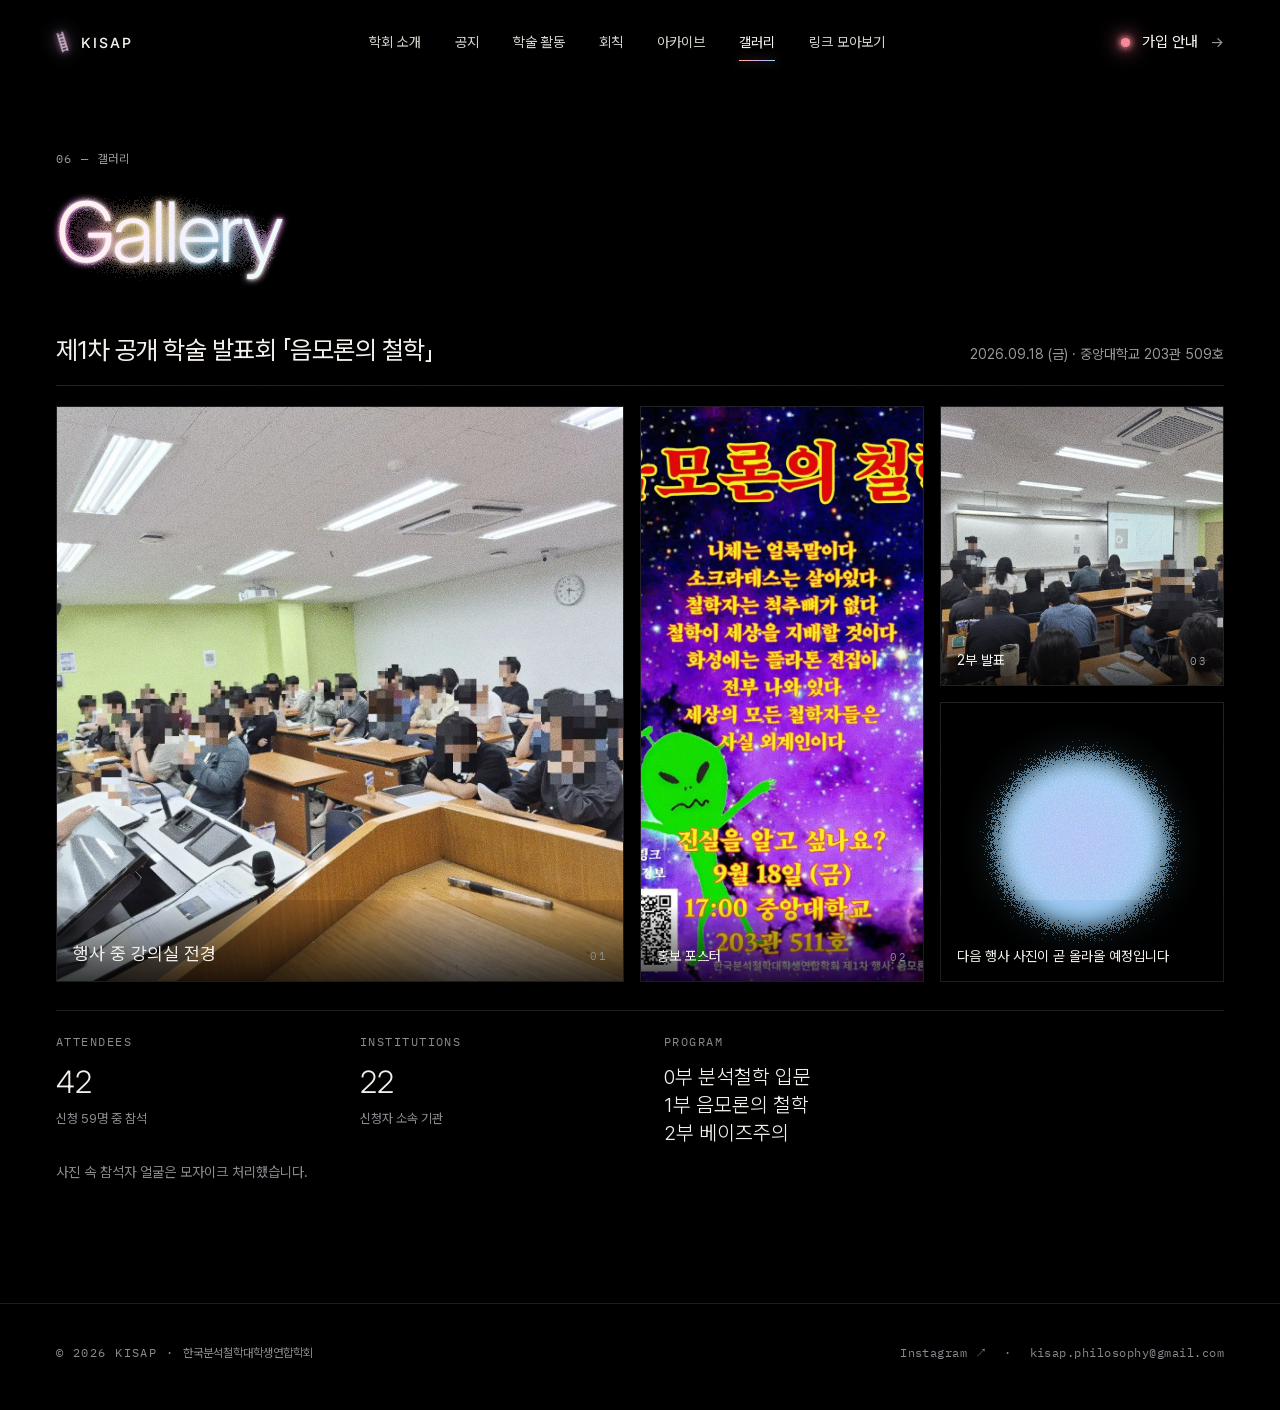
<file: gallery.html>
<!DOCTYPE html>
<html lang="ko">
<head>
<meta charset="utf-8">
<meta name="viewport" content="width=device-width, initial-scale=1">
<title>갤러리 — KISAP</title>
<meta name="description" content="KISAP 갤러리 — 제1차 공개 학술 발표회 「음모론의 철학」 등 학술행사 사진.">
<meta name="theme-color" content="#000000">
<link rel="canonical" href="https://kisapphilosophy.github.io/gallery.html">
<meta property="og:type" content="website">
<meta property="og:site_name" content="KISAP 한국분석철학대학생연합학회">
<meta property="og:locale" content="ko_KR">
<meta property="og:title" content="갤러리 — KISAP">
<meta property="og:description" content="KISAP 갤러리 — 제1차 공개 학술 발표회 「음모론의 철학」 등 학술행사 사진.">
<meta property="og:url" content="https://kisapphilosophy.github.io/gallery.html">
<meta property="og:image" content="https://kisapphilosophy.github.io/images/og.jpg">
<meta property="og:image:width" content="1200">
<meta property="og:image:height" content="630">
<meta name="twitter:card" content="summary_large_image">
<meta name="naver-site-verification" content="591fb7971cd4381b23a02a65b9b0f2e59f918cd0">
<meta name="google-site-verification" content="ccWG4GbFfCrHe7mUTIRTxgsKhSlejGteS4iFdDzfW9k">

<link rel="icon" href="favicon.ico" sizes="48x48">
<link rel="icon" type="image/png" sizes="192x192" href="icon-192.png">
<link rel="apple-touch-icon" href="apple-touch-icon.png">
<link rel="preload" href="fonts/kisap-kr.woff2?v=68a2739f" as="font" type="font/woff2" crossorigin>
<link rel="preload" href="fonts/inter.woff2" as="font" type="font/woff2" crossorigin>
<link rel="stylesheet" href="kisap.css?v=202611242300">
</head>
<body data-page="gallery">
<header class="site-header"></header>
<main>
<section class="page">
  <div class="eyebrow">06 — <span class="kr">갤러리</span></div>
      <h1 class="h-sec"><span class="glow soft">Gallery</span></h1>
  <div class="event-head">
    <h2>제1차 공개 학술 발표회 「음모론의 철학」</h2>
    <span class="meta">2026.09.18 (금) · 중앙대학교 203관 509호</span>
  </div>
  <div class="gallery ev">
    <figure class="tile big ph"><img src="images/event1-hall.webp" width="1600" height="1200" alt="제1차 행사 중 강의실 전경" loading="lazy"><figcaption class="cap"><span>행사 중 강의실 전경</span><span class="mono">01</span></figcaption></figure>
    <figure class="tile tall ph"><img src="images/event1-poster.webp" width="900" height="1280" alt="「음모론의 철학」 홍보 포스터" loading="lazy" style="object-position:top"><figcaption class="cap"><span>홍보 포스터</span><span class="mono">02</span></figcaption></figure>
    <figure class="tile ph"><img src="images/event1-talk.webp" width="1000" height="750" alt="2부 「베이즈주의에서의 사전확률 문제」 발표" loading="lazy"><figcaption class="cap"><span>2부 발표</span><span class="mono">03</span></figcaption></figure>
    <figure class="tile soon"><div class="aura" style="--blur:28px;background:radial-gradient(circle closest-side,#E7E0FF 0%,#B9A7F2 35%,#86D8F2 65%,transparent 92%)"></div><figcaption class="cap kr"><span>다음 행사 사진이 곧 올라올 예정입니다</span></figcaption></figure>
  </div>
  <div class="event-sum">
    <div><div class="mono">Attendees</div><div class="num">42</div><div class="lbl">신청 59명 중 참석</div></div>
    <div><div class="mono">Institutions</div><div class="num">22</div><div class="lbl">신청자 소속 기관</div></div>
    <div><div class="mono">Program</div><div class="num" style="font-size:clamp(20px,1.6vw,26px);line-height:1.35;margin-top:12px"><span class="kr">0부 분석철학 입문<br>1부 음모론의 철학<br>2부 베이즈주의</span></div></div>
  </div>
  <p class="foot-note">사진 속 참석자 얼굴은 모자이크 처리했습니다.</p>
</section>
</main>
<footer class="site-footer"></footer>
<script src="kisap.js?v=202611242300"></script>
</body>
</html>
</file>
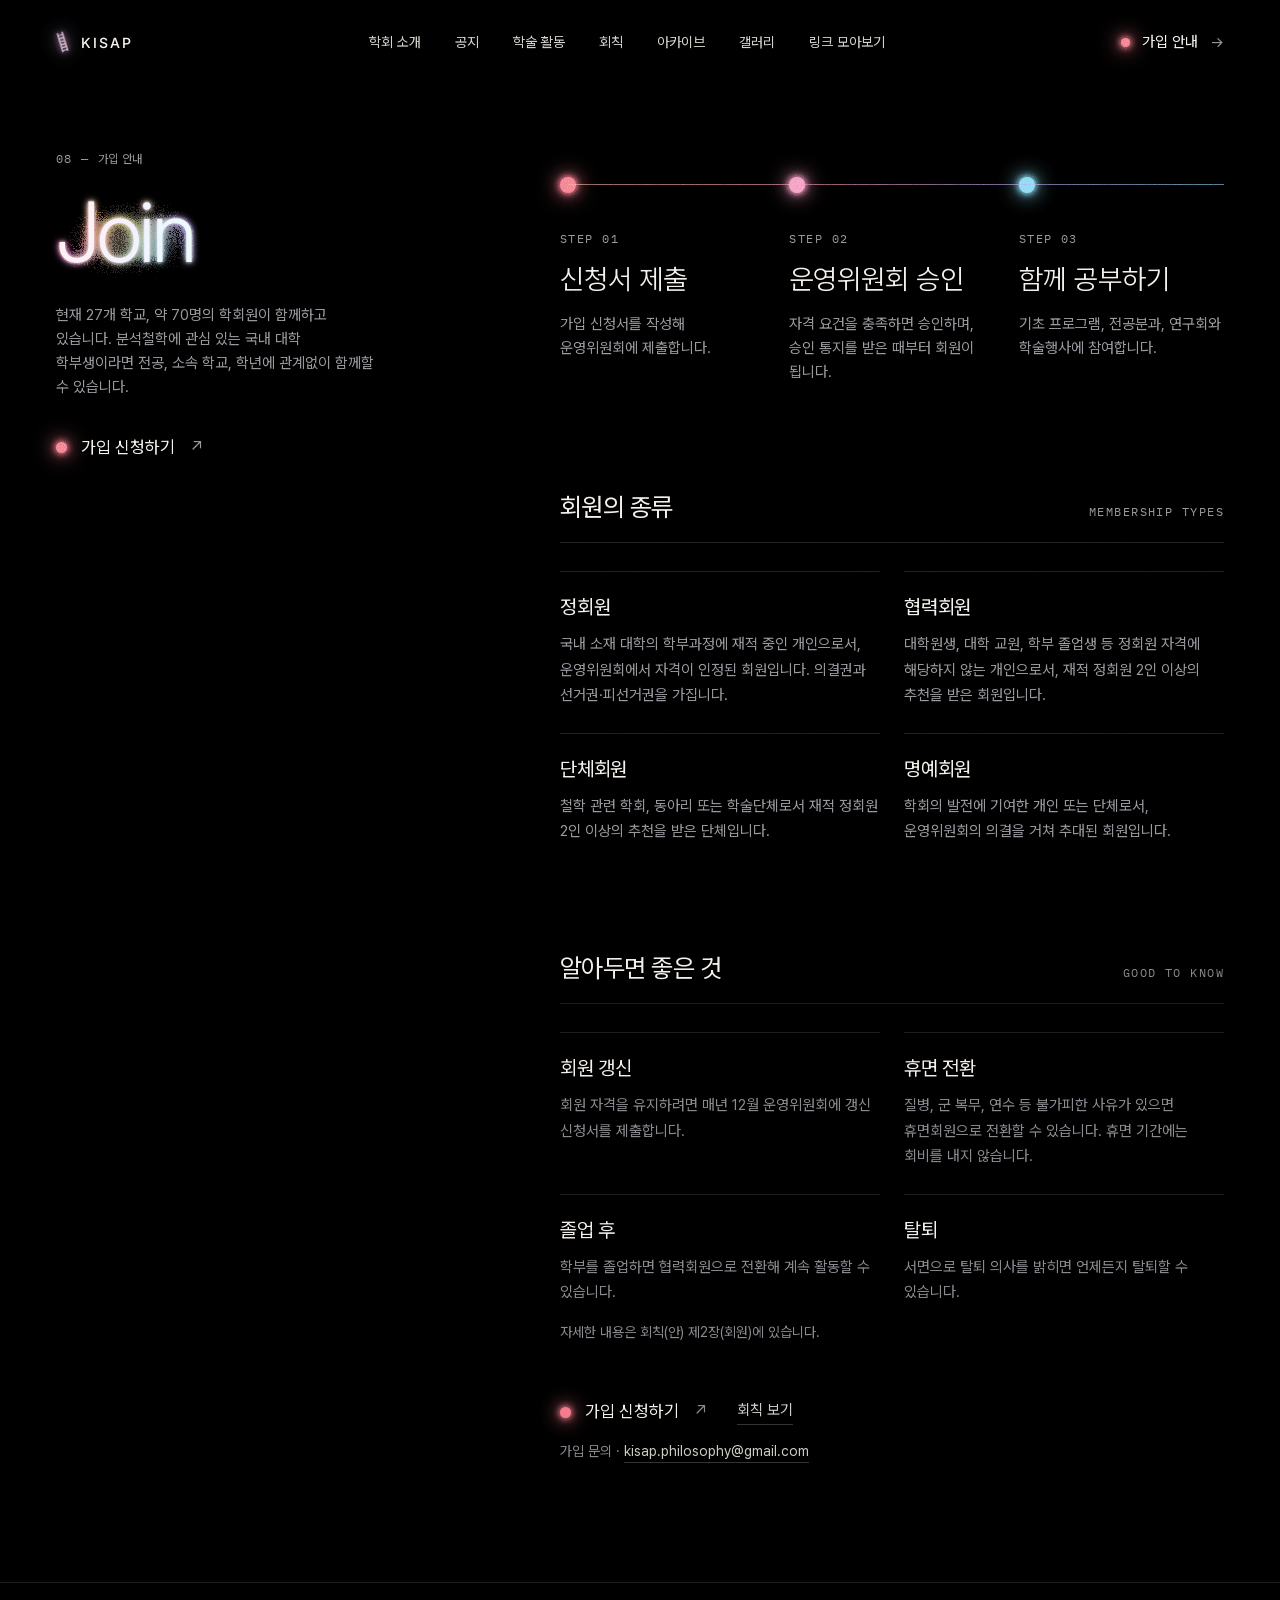
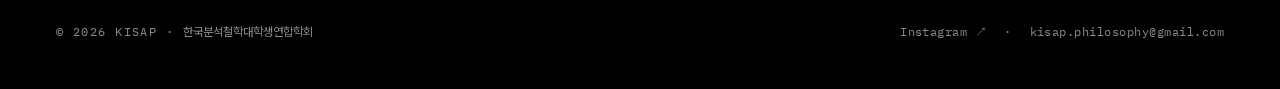
<file: join.html>
<!DOCTYPE html>
<html lang="ko">
<head>
<meta charset="utf-8">
<meta name="viewport" content="width=device-width, initial-scale=1">
<title>가입 안내 — KISAP</title>
<meta name="description" content="한국분석철학대학생연합학회(KISAP) 가입 안내 — 분석철학에 관심 있는 국내 대학 학부생이라면 전공, 학교, 학년에 관계없이 가입할 수 있습니다.">
<meta name="theme-color" content="#000000">
<link rel="canonical" href="https://kisapphilosophy.github.io/join.html">
<meta property="og:type" content="website">
<meta property="og:site_name" content="KISAP 한국분석철학대학생연합학회">
<meta property="og:locale" content="ko_KR">
<meta property="og:title" content="가입 안내 — KISAP">
<meta property="og:description" content="한국분석철학대학생연합학회(KISAP) 가입 안내 — 분석철학에 관심 있는 국내 대학 학부생이라면 전공, 학교, 학년에 관계없이 가입할 수 있습니다.">
<meta property="og:url" content="https://kisapphilosophy.github.io/join.html">
<meta property="og:image" content="https://kisapphilosophy.github.io/images/og.jpg">
<meta property="og:image:width" content="1200">
<meta property="og:image:height" content="630">
<meta name="twitter:card" content="summary_large_image">
<meta name="naver-site-verification" content="591fb7971cd4381b23a02a65b9b0f2e59f918cd0">
<meta name="google-site-verification" content="ccWG4GbFfCrHe7mUTIRTxgsKhSlejGteS4iFdDzfW9k">

<link rel="icon" href="favicon.ico" sizes="48x48">
<link rel="icon" type="image/png" sizes="192x192" href="icon-192.png">
<link rel="apple-touch-icon" href="apple-touch-icon.png">
<link rel="preload" href="fonts/kisap-kr.woff2?v=68a2739f" as="font" type="font/woff2" crossorigin>
<link rel="preload" href="fonts/inter.woff2" as="font" type="font/woff2" crossorigin>
<link rel="stylesheet" href="kisap.css?v=202611242300">
</head>
<body data-page="join">
<header class="site-header"></header>
<main>
<section class="page split">
  <div class="side">
      <div class="eyebrow">08 — <span class="kr">가입 안내</span></div>
      <div class="title-row"><h1 class="h-sec"><span class="glow soft">Join</span></h1><a class="cta-dot lg kr m-only" href="https://docs.google.com/forms/d/e/1FAIpQLScM0nznDiG7FNzg3r1S0ZbJsicKlomyP0V4dfTL3GvQSjoGMA/viewform" target="_blank" rel="noopener"><span class="dot"></span>가입 신청하기<span class="arr" aria-hidden="true">↗</span></a></div>
      <p class="lede kr">현재 27개 학교, 약 70명의 학회원이 함께하고 있습니다. 분석철학에 관심 있는 국내 대학 학부생이라면 전공, 소속 학교, 학년에 관계없이 함께할 수 있습니다.</p>
      <div class="cta-row kr d-only" style="margin-top:36px"><a class="cta-dot lg" href="https://docs.google.com/forms/d/e/1FAIpQLScM0nznDiG7FNzg3r1S0ZbJsicKlomyP0V4dfTL3GvQSjoGMA/viewform" target="_blank" rel="noopener"><span class="dot"></span>가입 신청하기<span class="arr" aria-hidden="true">↗</span></a></div>
  </div>
  <div class="main kr">
    <ol class="steps" style="list-style:none">
      <li><span class="dot" style="--c:var(--coral)"></span><div class="mono">Step 01</div><h3>신청서 제출</h3><p>가입 신청서를 작성해 운영위원회에 제출합니다.</p></li><li><span class="dot" style="--c:var(--pink)"></span><div class="mono">Step 02</div><h3>운영위원회 승인</h3><p>자격 요건을 충족하면 승인하며, 승인 통지를 받은 때부터 회원이 됩니다.</p></li><li><span class="dot" style="--c:var(--cyan)"></span><div class="mono">Step 03</div><h3>함께 공부하기</h3><p>기초 프로그램, 전공분과, 연구회와 학술행사에 참여합니다.</p></li>
    </ol>
    <section class="sub"><div class="sub-h"><h2>회원의 종류</h2><span class="mono">Membership Types</span></div><div class="trio two"><div class=t><h3 style=margin-top:0>정회원</h3><p>국내 소재 대학의 학부과정에 재적 중인 개인으로서, 운영위원회에서 자격이 인정된 회원입니다. 의결권과 선거권·피선거권을 가집니다.</p></div><div class=t><h3 style=margin-top:0>협력회원</h3><p>대학원생, 대학 교원, 학부 졸업생 등 정회원 자격에 해당하지 않는 개인으로서, 재적 정회원 2인 이상의 추천을 받은 회원입니다.</p></div><div class=t><h3 style=margin-top:0>단체회원</h3><p>철학 관련 학회, 동아리 또는 학술단체로서 재적 정회원 2인 이상의 추천을 받은 단체입니다.</p></div><div class=t><h3 style=margin-top:0>명예회원</h3><p>학회의 발전에 기여한 개인 또는 단체로서, 운영위원회의 의결을 거쳐 추대된 회원입니다.</p></div></div></section>
    <section class="sub"><div class="sub-h"><h2>알아두면 좋은 것</h2><span class="mono">Good to know</span></div><div class="trio two"><div class=t><h3 style=margin-top:0>회원 갱신</h3><p>회원 자격을 유지하려면 매년 12월 운영위원회에 갱신 신청서를 제출합니다.</p></div><div class=t><h3 style=margin-top:0>휴면 전환</h3><p>질병, 군 복무, 연수 등 불가피한 사유가 있으면 휴면회원으로 전환할 수 있습니다. 휴면 기간에는 회비를 내지 않습니다.</p></div><div class=t><h3 style=margin-top:0>졸업 후</h3><p>학부를 졸업하면 협력회원으로 전환해 계속 활동할 수 있습니다.</p></div><div class=t><h3 style=margin-top:0>탈퇴</h3><p>서면으로 탈퇴 의사를 밝히면 언제든지 탈퇴할 수 있습니다.</p></div></div><p class="foot-note">자세한 내용은 회칙(안) 제2장(회원)에 있습니다.</p></section>
    <div class="cta-row">
      <a class="cta-dot lg" href="https://docs.google.com/forms/d/e/1FAIpQLScM0nznDiG7FNzg3r1S0ZbJsicKlomyP0V4dfTL3GvQSjoGMA/viewform" target="_blank" rel="noopener"><span class="dot"></span>가입 신청하기<span class="arr" aria-hidden="true">↗</span></a>
      <a class="ulink" href="bylaws.html">회칙 보기</a>
    </div>
    <p class="foot-note">가입 문의 · <a class="ulink" href="mailto:kisap.philosophy@gmail.com" style="font-size:14px">kisap.philosophy@gmail.com</a></p>
  </div>
</section>
</main>
<footer class="site-footer"></footer>
<script src="kisap.js?v=202611242300"></script>
</body>
</html>
</file>
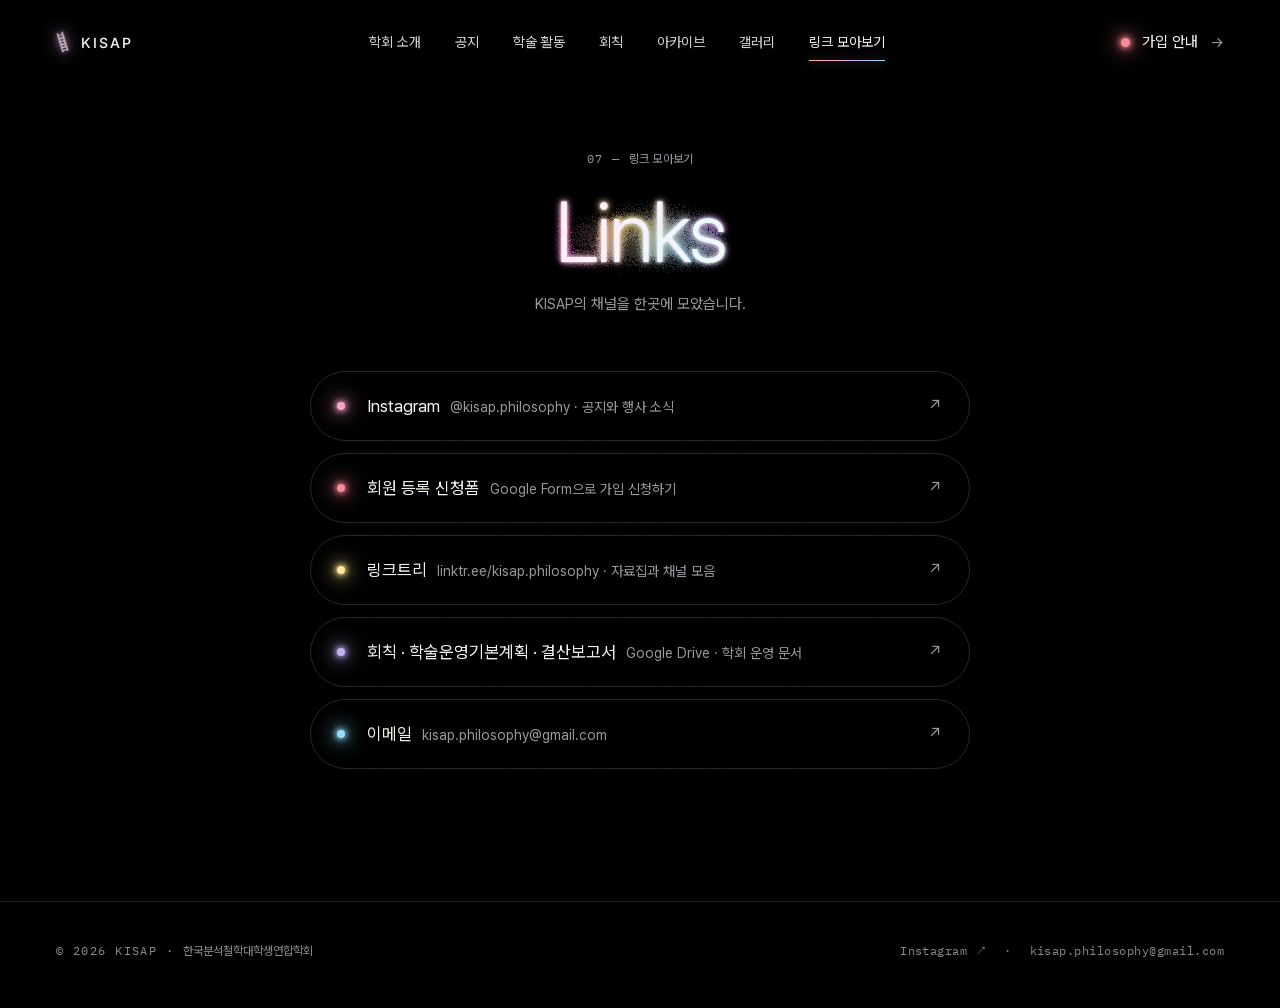
<file: links.html>
<!DOCTYPE html>
<html lang="ko">
<head>
<meta charset="utf-8">
<meta name="viewport" content="width=device-width, initial-scale=1">
<title>링크 모아보기 — KISAP</title>
<meta name="description" content="KISAP 링크 모아보기 — 인스타그램, 회원 등록 신청폼, 링크트리, 학회 문서와 이메일.">
<meta name="theme-color" content="#000000">
<link rel="canonical" href="https://kisapphilosophy.github.io/links.html">
<meta property="og:type" content="website">
<meta property="og:site_name" content="KISAP 한국분석철학대학생연합학회">
<meta property="og:locale" content="ko_KR">
<meta property="og:title" content="링크 모아보기 — KISAP">
<meta property="og:description" content="KISAP 링크 모아보기 — 인스타그램, 회원 등록 신청폼, 링크트리, 학회 문서와 이메일.">
<meta property="og:url" content="https://kisapphilosophy.github.io/links.html">
<meta property="og:image" content="https://kisapphilosophy.github.io/images/og.jpg">
<meta property="og:image:width" content="1200">
<meta property="og:image:height" content="630">
<meta name="twitter:card" content="summary_large_image">
<meta name="naver-site-verification" content="591fb7971cd4381b23a02a65b9b0f2e59f918cd0">
<meta name="google-site-verification" content="ccWG4GbFfCrHe7mUTIRTxgsKhSlejGteS4iFdDzfW9k">

<link rel="icon" href="favicon.ico" sizes="48x48">
<link rel="icon" type="image/png" sizes="192x192" href="icon-192.png">
<link rel="apple-touch-icon" href="apple-touch-icon.png">
<link rel="preload" href="fonts/kisap-kr.woff2?v=68a2739f" as="font" type="font/woff2" crossorigin>
<link rel="preload" href="fonts/inter.woff2" as="font" type="font/woff2" crossorigin>
<link rel="stylesheet" href="kisap.css?v=202611242300">
</head>
<body data-page="links">
<header class="site-header"></header>
<main>
<section class="page links-page">
  <div class="eyebrow">07 — <span class="kr">링크 모아보기</span></div>
      <h1 class="h-sec"><span class="glow soft">Links</span></h1>
  <p class="kr" style="margin-top:18px;color:var(--mute);font-size:15px">KISAP의 채널을 한곳에 모았습니다.</p>
  <div class="links-list kr">
    <a class="link" href="https://www.instagram.com/kisap.philosophy" target="_blank" rel="noopener"><span class="hov"></span><span class="dot" style="--c:var(--pink)"></span><span><span class="name">Instagram</span><span class="desc">@kisap.philosophy · 공지와 행사 소식</span></span><span class="arr">↗</span></a><a class="link" href="https://docs.google.com/forms/d/e/1FAIpQLScM0nznDiG7FNzg3r1S0ZbJsicKlomyP0V4dfTL3GvQSjoGMA/viewform" target="_blank" rel="noopener"><span class="hov"></span><span class="dot" style="--c:var(--coral)"></span><span><span class="name">회원 등록 신청폼</span><span class="desc">Google Form으로 가입 신청하기</span></span><span class="arr">↗</span></a><a class="link" href="https://linktr.ee/kisap.philosophy" target="_blank" rel="noopener"><span class="hov"></span><span class="dot" style="--c:var(--butter)"></span><span><span class="name">링크트리</span><span class="desc">linktr.ee/kisap.philosophy · 자료집과 채널 모음</span></span><span class="arr">↗</span></a><a class="link" href="https://drive.google.com/drive/folders/18ypexx3S1oeh13ywe7oH-8n9zj3ZctLW" target="_blank" rel="noopener"><span class="hov"></span><span class="dot" style="--c:var(--lilac)"></span><span><span class="name">회칙 · 학술운영기본계획 · 결산보고서</span><span class="desc">Google Drive · 학회 운영 문서</span></span><span class="arr">↗</span></a><a class="link" href="mailto:kisap.philosophy@gmail.com"><span class="hov"></span><span class="dot" style="--c:var(--cyan)"></span><span><span class="name">이메일</span><span class="desc">kisap.philosophy@gmail.com</span></span><span class="arr">↗</span></a>
  </div>
</section>
</main>
<footer class="site-footer"></footer>
<script src="kisap.js?v=202611242300"></script>
</body>
</html>
</file>
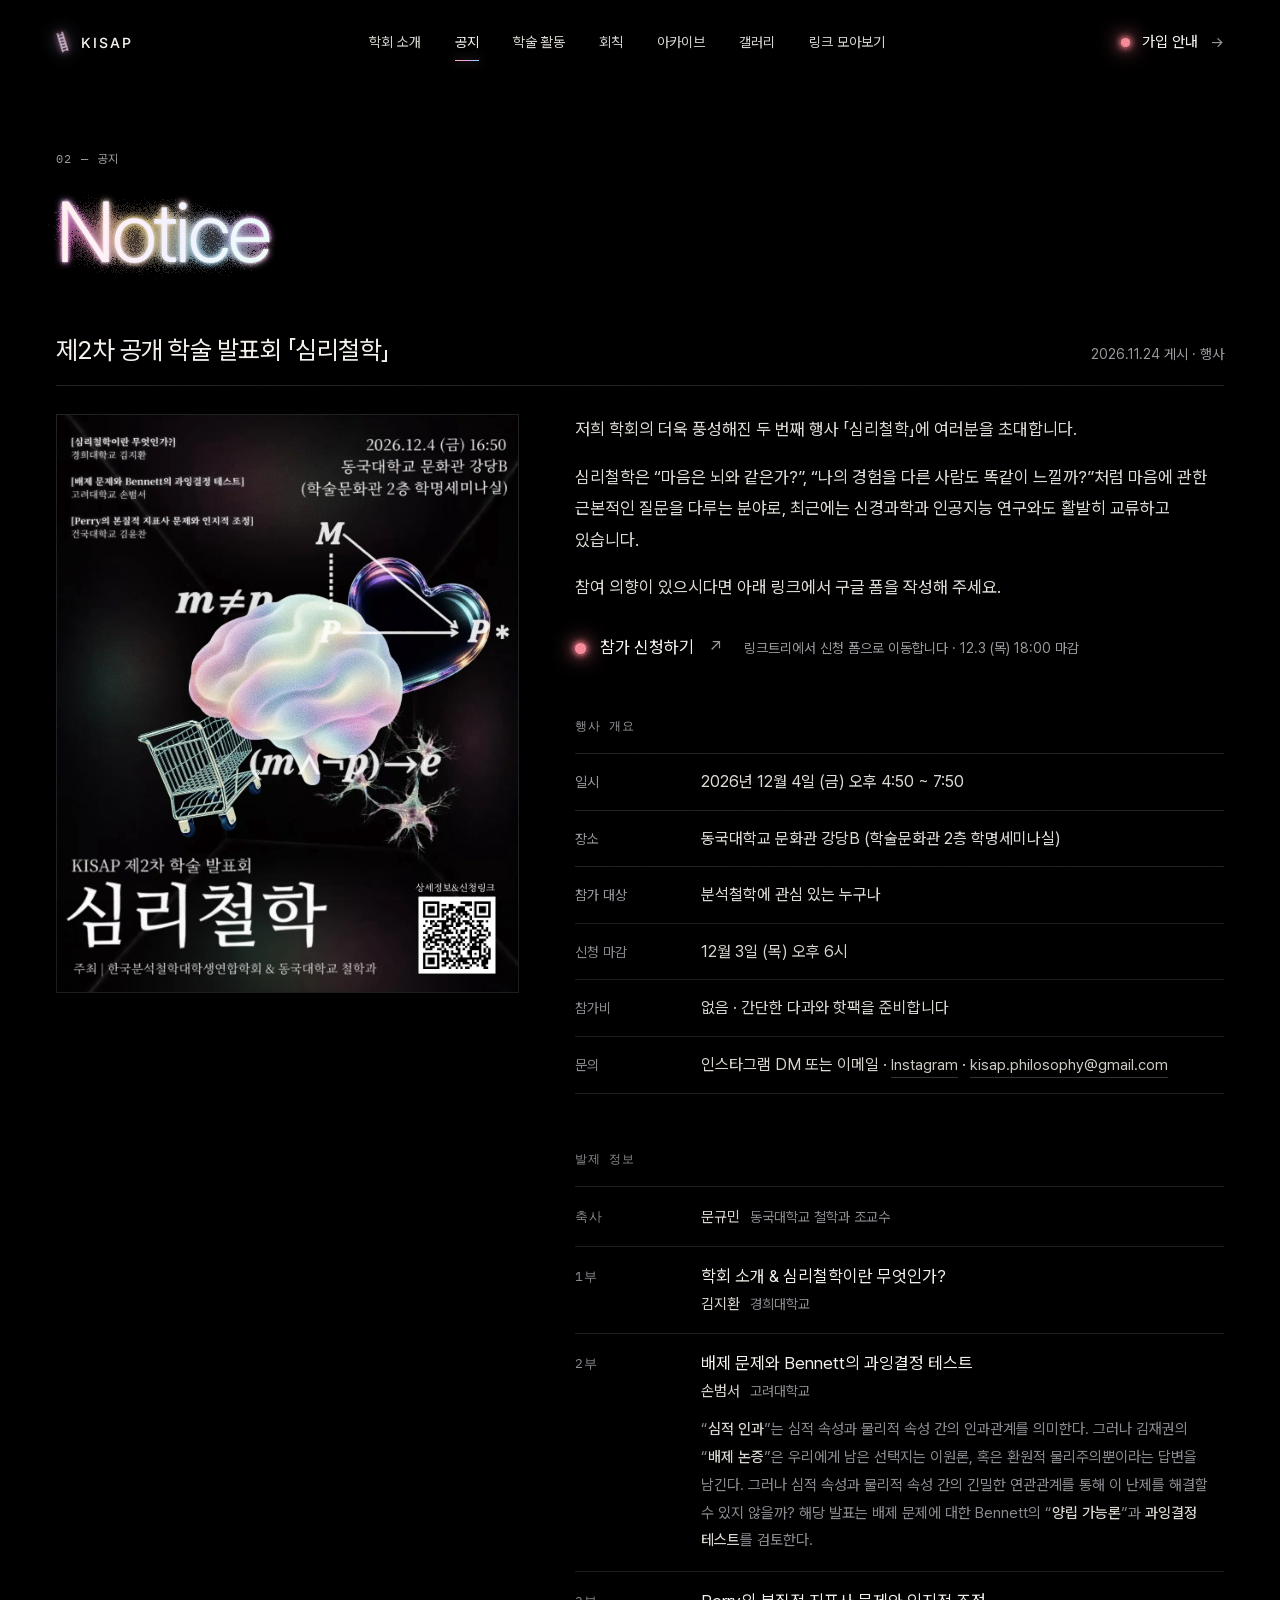
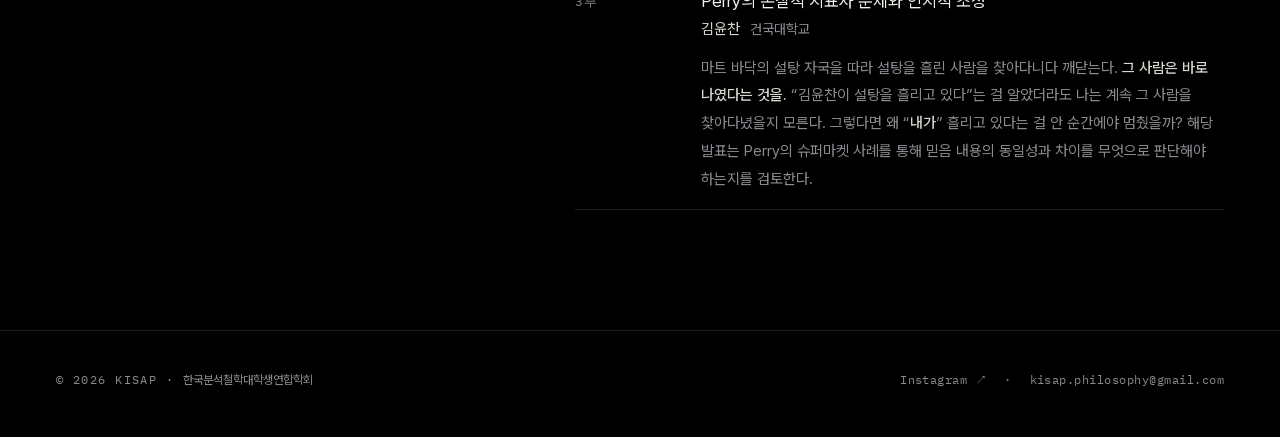
<file: notice.html>
<!DOCTYPE html>
<html lang="ko">
<head>
<meta charset="utf-8">
<meta name="viewport" content="width=device-width, initial-scale=1">
<title>공지 — KISAP</title>
<meta name="description" content="KISAP 공지 — 제2차 공개 학술 발표회 「심리철학」(2026.12.4 금 16:50, 동국대학교 문화관 강당B) 안내와 참가 신청.">
<meta name="theme-color" content="#000000">
<link rel="canonical" href="https://kisapphilosophy.github.io/notice.html">
<meta property="og:type" content="website">
<meta property="og:site_name" content="KISAP 한국분석철학대학생연합학회">
<meta property="og:locale" content="ko_KR">
<meta property="og:title" content="공지 — KISAP">
<meta property="og:description" content="KISAP 공지 — 제2차 공개 학술 발표회 「심리철학」(2026.12.4 금 16:50, 동국대학교 문화관 강당B) 안내와 참가 신청.">
<meta property="og:url" content="https://kisapphilosophy.github.io/notice.html">
<meta property="og:image" content="https://kisapphilosophy.github.io/images/og.jpg">
<meta property="og:image:width" content="1200">
<meta property="og:image:height" content="630">
<meta name="twitter:card" content="summary_large_image">
<meta name="naver-site-verification" content="591fb7971cd4381b23a02a65b9b0f2e59f918cd0">
<meta name="google-site-verification" content="ccWG4GbFfCrHe7mUTIRTxgsKhSlejGteS4iFdDzfW9k">

<link rel="icon" href="favicon.ico" sizes="48x48">
<link rel="icon" type="image/png" sizes="192x192" href="icon-192.png">
<link rel="apple-touch-icon" href="apple-touch-icon.png">
<link rel="preload" href="fonts/kisap-kr.woff2?v=68a2739f" as="font" type="font/woff2" crossorigin>
<link rel="preload" href="fonts/inter.woff2" as="font" type="font/woff2" crossorigin>
<link rel="stylesheet" href="kisap.css?v=202611242300">
</head>
<body data-page="notice">
<header class="site-header"></header>
<main>
<section class="page">
  <div class="eyebrow">02 — <span class="kr">공지</span></div>
      <h1 class="h-sec"><span class="glow soft">Notice</span></h1>
  <article class="notice" id="event2">
    <div class="event-head"><h2>제2차 공개 학술 발표회 「심리철학」</h2><span class="meta">2026.11.24 게시 · 행사</span></div>
    <div class="notice-grid">
      <a class="notice-poster" href="images/event2-poster.webp" target="_blank" rel="noopener" aria-label="포스터 크게 보기"><img src="images/event2-poster.webp" width="1080" height="1350" alt="KISAP 제2차 학술 발표회 「심리철학」 포스터 — 2026.12.4 (금) 16:50, 동국대학교 문화관 강당B"></a>
      <div class="notice-body kr">
        <div class="prose">
          <p>저희 학회의 더욱 풍성해진 두 번째 행사 「심리철학」에 여러분을 초대합니다.</p>
          <p>심리철학은 “마음은 뇌와 같은가?”, “나의 경험을 다른 사람도 똑같이 느낄까?”처럼 마음에 관한 근본적인 질문을 다루는 분야로, 최근에는 신경과학과 인공지능 연구와도 활발히 교류하고 있습니다.</p>
          <p>참여 의향이 있으시다면 아래 링크에서 구글 폼을 작성해 주세요.</p>
        </div>
        <div class="cta-row"><a class="cta-dot lg" href="https://linktr.ee/kisap.philosophy" target="_blank" rel="noopener"><span class="dot"></span>참가 신청하기<span class="arr" aria-hidden="true">↗</span></a><span class="foot-note" style="margin:0">링크트리에서 신청 폼으로 이동합니다 · 12.3 (목) 18:00 마감</span></div>
        <div class="mono kr" style="margin:56px 0 18px;letter-spacing:.08em">행사 개요</div>
        <dl class="nkv"><div><dt>일시</dt><dd>2026년 12월 4일 (금) <span style="white-space:nowrap">오후 4:50 ~ 7:50</span></dd></div><div><dt>장소</dt><dd>동국대학교 문화관 강당B (학술문화관 2층 학명세미나실)</dd></div><div><dt>참가 대상</dt><dd>분석철학에 관심 있는 누구나</dd></div><div><dt>신청 마감</dt><dd>12월 3일 (목) 오후 6시</dd></div><div><dt>참가비</dt><dd>없음 · 간단한 다과와 핫팩을 준비합니다</dd></div><div><dt>문의</dt><dd>인스타그램 DM 또는 이메일 · <a class="ulink" href="https://www.instagram.com/kisap.philosophy" target="_blank" rel="noopener">Instagram</a> · <a class="ulink" href="mailto:kisap.philosophy@gmail.com">kisap.philosophy@gmail.com</a></dd></div></dl>
        <div class="mono kr" style="margin:56px 0 18px;letter-spacing:.08em">발제 정보</div>
        <ol class="nprog"><li><span class="pt">축사</span><span class="tt"><span class="by">문규민 <span class="who">동국대학교 철학과 조교수</span></span></span></li><li><span class="pt">1부</span><span class="tt">학회 소개 &amp; 심리철학이란 무엇인가?<br><span class="by">김지환 <span class="who">경희대학교</span></span></span></li><li><span class="pt">2부</span><span class="tt">배제 문제와 Bennett의 과잉결정 테스트<br><span class="by">손범서 <span class="who">고려대학교</span></span><span class="ab">“<b>심적 인과</b>”는 심적 속성과 물리적 속성 간의 인과관계를 의미한다. 그러나 김재권의 “<b>배제 논증</b>”은 우리에게 남은 선택지는 이원론, 혹은 환원적 물리주의뿐이라는 답변을 남긴다. 그러나 심적 속성과 물리적 속성 간의 긴밀한 연관관계를 통해 이 난제를 해결할 수 있지 않을까? 해당 발표는 배제 문제에 대한 Bennett의 “<b>양립 가능론</b>”과 <b>과잉결정 테스트</b>를 검토한다.</span></span></li><li><span class="pt">3부</span><span class="tt">Perry의 본질적 지표사 문제와 인지적 조정<br><span class="by">김윤찬 <span class="who">건국대학교</span></span><span class="ab">마트 바닥의 설탕 자국을 따라 설탕을 흘린 사람을 찾아다니다 깨닫는다. <b>그 사람은 바로 나였다는 것을.</b> “김윤찬이 설탕을 흘리고 있다”는 걸 알았더라도 나는 계속 그 사람을 찾아다녔을지 모른다. 그렇다면 왜 “<b>내가</b>” 흘리고 있다는 걸 안 순간에야 멈췄을까? 해당 발표는 Perry의 슈퍼마켓 사례를 통해 믿음 내용의 동일성과 차이를 무엇으로 판단해야 하는지를 검토한다.</span></span></li></ol>
      </div>
    </div>
  </article>
</section>
</main>
<footer class="site-footer"></footer>
<script src="kisap.js?v=202611242300"></script>
</body>
</html>
</file>
<file: kisap.css>
/* =========================================================
   KISAP — Halo theme
   Korean Intercollegiate Society for Analytic Philosophy
   ========================================================= */

@font-face{
  font-family:"KISAP KR";
  src:url("fonts/kisap-kr.woff2?v=68a2739f") format("woff2-variations"),url("fonts/kisap-kr.woff2?v=68a2739f") format("woff2");
  font-weight:45 920;font-style:normal;font-display:swap;
}
@font-face{
  font-family:"Inter";
  src:url("fonts/inter.woff2") format("woff2-variations"),url("fonts/inter.woff2") format("woff2");
  font-weight:100 900;font-style:normal;font-display:swap;
}
@font-face{
  font-family:"Lora";
  src:url("fonts/lora-italic.woff2") format("woff2");
  font-weight:400;font-style:italic;font-display:swap;
}
@font-face{
  font-family:"IBM Plex Mono";
  src:url("fonts/ibm-plex-mono.woff2") format("woff2");
  font-weight:400;font-style:normal;font-display:swap;
}

:root{
  /* light palette — use as light, never as flat surface color */
  --peach:#FFB49A; --coral:#F47C8C; --pink:#F59AC0; --lilac:#B9A7F2;
  --peri:#8EA4EC;  --cyan:#86D8F2;  --mint:#94EFC2; --lime:#CBF27E; --butter:#FFE58C; --orange:#FF9F62;

  --bg:#000; --ink:#F3EFEA; --ink-2:#d9d5cf; --mute:#8B8A90; --dim:#55545A; --line:#1D1D21;

  --sans:"Inter","KISAP KR",system-ui,sans-serif;
  --kr:"KISAP KR","Inter",system-ui,sans-serif;
  --mono:"IBM Plex Mono",ui-monospace,monospace;

  --halo:linear-gradient(100deg,var(--peach),var(--pink) 28%,var(--lilac) 52%,var(--cyan) 74%,var(--mint));
  --pad:56px;
  --header-h:84px;
}

*{box-sizing:border-box;margin:0;padding:0}
html{background:var(--bg);color:var(--ink);-webkit-text-size-adjust:100%}
body{font-family:var(--sans);font-optical-sizing:auto;-webkit-font-smoothing:antialiased;-moz-osx-font-smoothing:grayscale;
  min-height:100vh;overflow-x:hidden;line-height:1.5}
a{color:inherit;text-decoration:none}
button{font:inherit;color:inherit;background:none;border:0;cursor:pointer}
.kr{font-family:var(--kr)}
.mono{font-family:var(--mono);font-size:12px;letter-spacing:.12em;text-transform:uppercase;color:var(--mute)}
.sr{position:absolute;width:1px;height:1px;overflow:hidden;clip:rect(0 0 0 0)}

/* grain: only visible on lit areas (overlay over black stays black) */
.grain{position:fixed;inset:0;pointer-events:none;z-index:90;mix-blend-mode:overlay;opacity:.5;
  background-image:url("data:image/svg+xml;utf8,<svg xmlns='http://www.w3.org/2000/svg' width='300' height='300'><filter id='n'><feTurbulence type='fractalNoise' baseFrequency='1.1' numOctaves='2' stitchTiles='stitch'/><feColorMatrix values='0 0 0 0 .5  0 0 0 0 .5  0 0 0 0 .5  0 0 0 2.2 -.6'/></filter><rect width='100%' height='100%' filter='url(%23n)'/></svg>");}

/* ---------------- header / nav ---------------- */
.site-header{position:fixed;top:0;left:0;right:0;height:var(--header-h);z-index:50;
  display:flex;align-items:center;justify-content:space-between;padding:0 var(--pad);
  transition:background .3s ease, backdrop-filter .3s ease}
.site-header.scrolled{background:rgba(0,0,0,.6);-webkit-backdrop-filter:blur(14px);backdrop-filter:blur(14px)}
.logo{display:flex;align-items:center;gap:12px;font-weight:500;font-size:14px;letter-spacing:.14em}
.logo svg{flex:none}
.nav-links{display:flex;gap:34px;font-family:var(--kr);font-size:14px;color:#cfccc6}
.nav-links a{position:relative;transition:color .2s}
.nav-links a:hover,.nav-links a.active{color:var(--ink)}
.nav-links a.active::after{content:"";position:absolute;left:0;right:0;bottom:-8px;height:1px;
  background:linear-gradient(90deg,var(--peach),var(--pink),var(--lilac),var(--cyan));box-shadow:0 0 8px rgba(245,154,192,.6)}
.menu-btn{display:none;width:40px;height:40px;position:relative}
.menu-btn span{position:absolute;left:9px;right:9px;height:1px;background:var(--ink);transition:transform .3s, top .3s}
.menu-btn span:nth-child(1){top:16px}.menu-btn span:nth-child(2){top:24px}
.menu-open .menu-btn span:nth-child(1){top:20px;transform:rotate(45deg)}
.menu-open .menu-btn span:nth-child(2){top:20px;transform:rotate(-45deg)}
.mobile-menu{position:fixed;inset:0;z-index:45;background:rgba(0,0,0,.94);-webkit-backdrop-filter:blur(10px);backdrop-filter:blur(10px);
  padding:calc(var(--header-h) + 24px) 24px 40px;display:flex;flex-direction:column;gap:6px;
  opacity:0;pointer-events:none;transition:opacity .3s}
.menu-open .mobile-menu{opacity:1;pointer-events:auto}
.mobile-menu a{font-family:var(--kr);font-size:28px;font-weight:300;padding:14px 0;border-bottom:1px solid var(--line);display:flex;align-items:center;gap:16px}
.mobile-menu a .dot{width:9px;height:9px}

/* ---------------- buttons, dots, chips ---------------- */
.btn{position:relative;display:inline-flex;align-items:center;gap:8px;padding:11px 22px;border-radius:999px;font-size:14px;color:var(--ink);isolation:isolate;white-space:nowrap}
.btn::before{content:"";position:absolute;inset:-1px;border-radius:inherit;z-index:-2;background:linear-gradient(100deg,var(--peach),var(--pink),var(--lilac),var(--cyan))}
.btn::after{content:"";position:absolute;inset:0;border-radius:inherit;z-index:-1;background:#000}
.btn .bloom{position:absolute;inset:0;border-radius:inherit;z-index:-3;background:linear-gradient(100deg,var(--peach),var(--pink),var(--lilac),var(--cyan));
  filter:blur(14px) url(#boost) url(#spray);opacity:.7;transition:opacity .3s, filter .3s}
.btn:hover .bloom{opacity:1;filter:blur(18px) url(#boost) url(#spray)}
.btn-ghost{display:inline-flex;align-items:center;padding:11px 22px;border-radius:999px;border:1px solid #2c2c31;font-size:14px;color:#cfccc6;transition:border-color .2s,color .2s}
.btn-ghost:hover{border-color:#55505e;color:var(--ink)}
.ulink{color:#cfccc6;border-bottom:1px solid #333;padding-bottom:3px;font-size:15px;transition:color .2s,border-color .2s}
.ulink:hover{color:var(--ink);border-color:var(--pink)}
.dot{display:inline-block;flex:none;width:8px;height:8px;border-radius:50%;background:var(--c,var(--pink));
  box-shadow:0 0 6px 1px var(--c,var(--pink)),0 0 18px 4px color-mix(in srgb,var(--c,var(--pink)) 55%,transparent)}
.dot.off{background:#3a3a40;box-shadow:none}
.chips{display:flex;flex-wrap:wrap;gap:10px}
.chip{padding:9px 18px;border-radius:999px;border:1px solid #2a2a2f;font-size:14px;color:#bdb9b3;transition:border-color .2s,color .2s}
.chip:hover{color:var(--ink);border-color:#45424c}
.chip.on{color:var(--ink);border-color:transparent;position:relative;isolation:isolate}
.chip.on::before{content:"";position:absolute;inset:-1px;border-radius:inherit;z-index:-2;background:linear-gradient(100deg,var(--peach),var(--pink),var(--lilac),var(--cyan))}
.chip.on::after{content:"";position:absolute;inset:0;border-radius:inherit;z-index:-1;background:#000}

/* signal-dot CTA (가입 안내) */
.cta-dot{display:inline-flex;align-items:center;gap:12px;font-size:15px;color:var(--ink);white-space:nowrap}
.cta-dot .dot{width:9px;height:9px;--c:var(--coral);animation:kisap-pulse 2.8s ease-in-out infinite}
.cta-dot .arr{color:var(--mute);transition:color .25s, transform .25s}
.cta-dot:hover .arr,.cta-dot:focus-visible .arr{color:var(--ink);transform:translateX(3px)}
.cta-dot:hover .dot{animation-duration:1.2s}
.cta-dot.lg{font-size:17px;gap:14px}
.cta-dot.lg .dot{width:11px;height:11px}
@keyframes kisap-pulse{
  0%,100%{box-shadow:0 0 6px 1px var(--coral),0 0 16px 4px rgba(244,124,140,.45)}
  50%{box-shadow:0 0 9px 2px var(--coral),0 0 30px 10px rgba(244,124,140,.6)}
}

/* ---------------- glow text ---------------- */
.glow{position:relative;display:inline-block;isolation:isolate;color:transparent;
  --b1:.1em;--b2:.28em;--o1:.9;--o2:.35;--o3:.95}
.glow.soft{--b1:.125em;--b2:.3em;--o1:.7;--o2:.4;--o3:.75}
.glow > i{position:absolute;inset:-.25em -.2em -.35em -.2em;padding:.25em .2em .35em .2em;font-style:inherit;white-space:pre;pointer-events:none}
.glow > i.g{background:var(--halo);-webkit-background-clip:text;background-clip:text;color:transparent}
.glow > i.wide{filter:blur(var(--b2)) url(#boost2) url(#spray);opacity:var(--o2)}
.glow > i.mid{filter:blur(var(--b1)) url(#boost) url(#spray);opacity:var(--o1)}
.glow > i.near{filter:blur(.045em) url(#boost);opacity:var(--o3)}
.glow > i.wb{color:#fff;filter:blur(.018em);opacity:.75}
.glow > i.face{background:linear-gradient(100deg,#FFEDE6,#FFEFF6 28%,#F3EFFF 52%,#EAF8FD 74%,#EEFCF4);
  -webkit-background-clip:text;background-clip:text;color:transparent}
.glow > .txt{visibility:hidden}

/* ---------------- aura blobs ---------------- */
.aura{position:absolute;border-radius:50%;aspect-ratio:1}
.aura .s,.aura .d{position:absolute;inset:0;border-radius:inherit;background:inherit}
.aura .s{filter:blur(calc(var(--blur,40px) * .8));opacity:.5}
.aura .d{filter:blur(calc(var(--blur,40px) * 1.35)) url(#boost) url(#spray)}

/* ---------------- ladder ---------------- */
.ladder{position:absolute;pointer-events:none;will-change:transform}
.ladder svg{position:absolute;inset:0;width:100%;height:100%;overflow:visible}
.ladder .l-wide{filter:blur(calc(40px * var(--ls,1))) url(#boost2) url(#spray);opacity:.4}
.ladder .l-mid {filter:blur(calc(18px * var(--ls,1))) url(#boost) url(#spray);opacity:.75}
.ladder .l-br2 {filter:blur(calc(30px * var(--ls,1)));opacity:.45}
.ladder .l-br1 {filter:blur(calc(17px * var(--ls,1))) url(#boost);opacity:.5}
.ladder .l-body{filter:blur(calc(6px * var(--ls,1)));opacity:.95}

/* ---------------- hero (index) ---------------- */
/* home: hero + statement share one continuous ladder that fades out into the 2nd screen */
.home{position:relative;overflow:hidden;isolation:isolate;--hh:max(100vh,720px)}
@supports (height:100svh){.home{--hh:max(100svh,720px)}}
.ladder-layer{position:absolute;left:0;right:0;top:0;height:calc(var(--hh) * 1.6);z-index:3;pointer-events:none;
  -webkit-mask-image:linear-gradient(to bottom,#000 0,#000 calc(var(--hh) * .9),transparent calc(var(--hh) * 1.36));
          mask-image:linear-gradient(to bottom,#000 0,#000 calc(var(--hh) * .9),transparent calc(var(--hh) * 1.36))}
.ladder-layer .ladder{left:62.2%;top:calc(var(--hh) * -.32);width:clamp(150px,18.1vw,330px);height:calc(var(--hh) * 2);
  transform-origin:50% calc(var(--hh) * .82);transform:rotate(16deg)}
.hero{position:relative;height:var(--hh)}
.hero-copy{position:absolute;left:var(--pad);top:22%;z-index:2;max-width:62%}
.hero-copy .mono{margin-bottom:30px}
.hero-line1{text-wrap:balance;font-size:clamp(26px,3.75vw,64px);line-height:1.05;font-weight:300;letter-spacing:-.03em;color:#ece8e2}
.hero-line1 .soft-word{color:#8f8b94}
.hero-big{margin-top:.17em;font-size:clamp(60px,9.4vw,170px);line-height:.98;font-weight:300;letter-spacing:-.04em}
.hero-kr{margin-top:36px;font-family:var(--kr);font-weight:400;font-size:clamp(16px,1.5vw,24px);color:#d9d5cf;letter-spacing:.24em}
.hero-bar{position:absolute;left:var(--pad);right:var(--pad);bottom:52px;z-index:2;display:grid;grid-template-columns:320px 320px 1fr;
  border-top:1px solid var(--line);padding-top:22px;font-size:15px}
.hero-bar .mono{margin-bottom:8px}
.hero-bar .right{justify-self:end;text-align:right}

/* ---------------- inner pages ---------------- */
.page{position:relative;min-height:100vh;padding:150px var(--pad) 120px}
.eyebrow{font-family:var(--mono);font-size:12px;letter-spacing:.12em;text-transform:uppercase;color:var(--mute);margin-bottom:22px}
.eyebrow .kr{letter-spacing:.02em;text-transform:none}
.h-sec{font-size:clamp(56px,6.5vw,104px);line-height:1.02;font-weight:300;letter-spacing:-.035em}
.split{display:grid;grid-template-columns:minmax(0,420px) minmax(0,1fr);column-gap:84px}
.split > .side .lede{margin-top:28px;color:var(--mute);font-size:15px;line-height:1.6;max-width:320px}
.split > .main{padding-top:26px;max-width:1000px}
.head-row{display:flex;justify-content:space-between;align-items:flex-end;gap:24px;flex-wrap:wrap}
.head-row .chips{margin-bottom:14px}

/* about */
.lead{font-size:clamp(22px,2.15vw,34px);line-height:1.4;font-weight:300;letter-spacing:-.01em;max-width:880px}
.lead .mute{color:var(--mute)}
.stats{margin-top:72px;display:grid;grid-template-columns:repeat(3,1fr);gap:24px;border-top:1px solid var(--line);max-width:880px}
.stats > div{padding-top:22px}
.stats .mono{margin-bottom:10px}
.stats .num{font-size:clamp(32px,2.75vw,44px);font-weight:300}
.timeline{position:relative;max-width:880px;margin-top:26px;display:grid;grid-template-columns:repeat(4,1fr);gap:12px}
.timeline::before{content:"";position:absolute;left:0;right:0;top:5px;height:1px;background:linear-gradient(90deg,var(--peach),var(--pink),var(--lilac),var(--cyan));opacity:.6}
.timeline .dot{width:11px;height:11px}
.timeline .y{margin-top:16px;font-family:var(--mono);font-size:13px}
.timeline .t{margin-top:4px;font-size:14px;color:var(--mute)}

/* join */
.steps{position:relative;display:grid;grid-template-columns:repeat(3,1fr);gap:24px}
.steps::before{content:"";position:absolute;left:8px;right:0;top:8px;height:1px;background:linear-gradient(90deg,var(--peach),var(--pink) 40%,var(--lilac) 70%,var(--cyan));opacity:.55}
.steps .dot{width:16px;height:16px}
.steps .mono{margin-top:30px}
.steps h3{font-size:28px;font-weight:300;margin-top:10px}
.steps p{margin-top:12px;color:var(--mute);font-size:15px;line-height:1.6;max-width:260px}
.tables{margin-top:90px;display:grid;grid-template-columns:1fr 1fr;gap:56px}
.kv{display:flex;justify-content:space-between;align-items:center;gap:16px;height:56px;border-bottom:1px solid var(--line);font-size:16px}
.kv span:last-child{color:var(--mute)}
.kv .num{font-family:var(--mono);font-size:14px}
.cta-row{margin-top:56px;display:flex;flex-wrap:wrap;gap:28px;align-items:center}

/* bylaws */
.toc{margin-top:56px;font-size:15px}
.toc a{display:flex;align-items:center;gap:14px;height:40px;color:var(--mute);transition:color .2s}
.toc a .dot{visibility:hidden}
.toc a.on,.toc a:hover{color:var(--ink)}
.toc a.on .dot{visibility:visible}
.doc-head{display:flex;justify-content:space-between;gap:16px;flex-wrap:wrap;padding-bottom:18px}
.articles{border-top:1px solid var(--line);max-width:760px}
.art{display:grid;grid-template-columns:150px 1fr;padding:26px 0;border-bottom:1px solid var(--line);scroll-margin-top:110px}
.art .mono{color:var(--ink)}
.art .t{margin-top:6px;color:var(--mute);font-size:14px}
.art p{font-size:17px;line-height:1.7;color:var(--ink-2)}
.chapter{margin-top:48px;scroll-margin-top:110px}
.chapter:first-child{margin-top:0}

/* rows w/ hover halo (archive, links) */
.rows{border-top:1px solid var(--line);margin-top:56px}
.row{position:relative;isolation:isolate;display:grid;grid-template-columns:36px 110px 1fr 200px 90px;align-items:center;min-height:74px;padding:10px 0;
  border-bottom:1px solid var(--line);font-size:17px;transition:color .2s}
.row .yr,.row .ty,.row .fm{color:var(--mute);transition:color .3s}
.row .yr{font-family:var(--mono);font-size:14px}
.row .ty{font-size:15px}
.row .fm{font-family:var(--mono);font-size:13px;text-align:right}
.hov{position:absolute;left:-30px;right:-30px;top:6px;bottom:6px;z-index:-1;border-radius:40px;opacity:0;transition:opacity .35s ease;pointer-events:none}
.hov::before,.hov::after{content:"";position:absolute;inset:0;border-radius:inherit;
  background:linear-gradient(90deg,transparent,rgba(185,167,242,.55) 15%,rgba(245,154,192,.5) 45%,rgba(134,216,242,.45) 75%,transparent)}
.hov::before{filter:blur(30px) url(#spray);opacity:.75}
.hov::after{filter:blur(30px);opacity:.6}
.row:hover .hov,.row:focus-visible .hov{opacity:1}
.row:hover .yr,.row:hover .ty,.row:hover .fm{color:#efeaf7}
.row[hidden]{display:none}

/* gallery */
.gallery{margin-top:56px;display:grid;grid-template-columns:2fr 1fr 1fr;grid-auto-rows:272px;gap:16px}
.tile{position:relative;border:1px solid var(--line);overflow:hidden;transition:border-color .3s}
.tile:hover{border-color:#34313a}
.tile.big{grid-row:span 2}
.tile .aura{left:50%;top:50%;width:min(64%,440px);transform:translate(-50%,-50%);transition:transform .6s ease}
.tile:hover .aura{transform:translate(-50%,-50%) scale(1.06)}
.tile img{position:absolute;inset:0;width:100%;height:100%;object-fit:cover}
.tile .no{position:absolute;left:16px;top:14px;font-size:11px}
.tile .cap{position:absolute;left:16px;right:16px;bottom:14px;display:flex;justify-content:space-between;align-items:baseline;gap:12px;font-size:14px}
.tile.big .cap{font-size:18px}
.tile .cap .mono{font-size:11px}
.tile[hidden]{display:none}

/* links */
.links-page{text-align:center}
.links-list{width:min(660px,100%);margin:56px auto 0;text-align:left}
.link{position:relative;isolation:isolate;display:grid;grid-template-columns:30px 1fr auto;align-items:center;min-height:70px;padding:0 26px;margin-bottom:12px;
  border-radius:999px;border:1px solid #222227;transition:border-color .3s}
.link .hov{left:-20px;right:-20px}
.link:hover{border-color:#4a4552}
.link:hover .hov{opacity:1}
.link .name{font-size:17px}
.link .desc{color:var(--mute);font-size:14px;margin-left:10px;transition:color .3s}
.link:hover .desc{color:#e9e4f5}
.link .arr{color:var(--mute);transition:color .3s, transform .3s}
.link:hover .arr{color:#fff;transform:translate(2px,-2px)}

/* activities */
.section-label{display:flex;justify-content:space-between;align-items:flex-end;gap:16px;flex-wrap:wrap;margin-top:88px}
.section-label:first-of-type{margin-top:64px}
.programs{margin-top:28px;display:grid;grid-template-columns:repeat(4,1fr);gap:16px}
.prog{position:relative;border:1px solid var(--line);padding:26px 24px 28px;min-height:240px;display:flex;flex-direction:column;transition:border-color .3s}
.prog:hover{border-color:#34313a}
.prog .dot{width:11px;height:11px}
.prog h3{margin-top:28px;font-size:24px;font-weight:300;letter-spacing:-.01em}
.prog .cad{margin-top:8px}
.prog p{margin-top:auto;padding-top:24px;color:var(--mute);font-size:14px;line-height:1.6}
.rows.tight{margin-top:24px}
.row.act{grid-template-columns:36px 130px 170px 1fr 120px}
.row.act .dt{font-family:var(--mono);font-size:14px;color:var(--mute);transition:color .3s}
.row.act .pl{color:var(--mute);font-size:14px;text-align:right;transition:color .3s}
.row.act:hover .dt,.row.act:hover .pl{color:#efeaf7}

/* footer */
.site-footer{padding:40px var(--pad) 48px;border-top:1px solid var(--line);display:flex;justify-content:space-between;gap:16px;flex-wrap:wrap}
.site-footer .kr{letter-spacing:0;text-transform:none}

/* ---------------- responsive ---------------- */
@media (max-width:1280px){
  .ladder-layer .ladder{left:66%}
  .hero-copy{max-width:64%}
}
@media (max-width:1100px){
  .programs{grid-template-columns:1fr 1fr}
  .split{grid-template-columns:1fr;row-gap:40px}
  .split > .main{padding-top:0}
  .nav-links{gap:22px}
}
@media (max-width:900px){
  :root{--pad:24px;--header-h:68px}
  .nav-links,.site-header > .cta-dot{display:none}
  .menu-btn{display:block}
  .ladder-layer{z-index:0}
  .ladder-layer .ladder{left:58%;width:44vw;opacity:.55}
  .hero-copy{top:19%;max-width:none;right:var(--pad)}
  .hero-big{font-size:clamp(56px,17vw,120px)}
  .hero-line1{font-size:clamp(24px,7vw,44px)}
  .hero-bar{grid-template-columns:1fr 1fr;row-gap:18px;bottom:32px}
  .hero-bar .right{grid-column:1 / -1;justify-self:start;text-align:left}
  .page{padding:120px var(--pad) 90px}
  .stats{grid-template-columns:repeat(3,1fr);margin-top:48px}
  .timeline{grid-template-columns:1fr 1fr;row-gap:28px}
  .timeline::before{display:none}
  .steps{grid-template-columns:1fr;gap:36px}
  .steps::before{display:none}
  .tables{grid-template-columns:1fr;gap:40px;margin-top:60px}
  .art{grid-template-columns:1fr;gap:10px}
  .row{grid-template-columns:24px 64px 1fr 56px;font-size:15px}
  .row .ty{display:none}
  .row.act{grid-template-columns:24px 92px 1fr}
  .row.act .pl{display:none}
  .programs{grid-template-columns:1fr 1fr}
  .prog{min-height:200px}
  .hov{left:-12px;right:-12px}
  .gallery{grid-template-columns:1fr 1fr;grid-auto-rows:200px}
  .tile.big{grid-column:1 / -1;grid-row:span 2}
  .link{padding:0 20px}
  .link .desc{display:block;margin-left:0;font-size:13px}
  .site-footer{flex-direction:column}
}
@media (prefers-reduced-motion:reduce){*{transition:none!important;animation:none!important}}

/* ---------------- statement (index, 2nd screen) ---------------- */
.statement{position:relative;height:100vh;height:100svh;min-height:760px;overflow:hidden}
.statement .horizon{position:absolute;inset:0;width:100%;height:100%}
.statement .pole-dot{position:absolute;left:83%;top:30%;width:13px;height:13px;--c:#F59AC0;transform:translate(-50%,-50%)}
.statement .orb{left:51.25%;top:33%;width:clamp(240px,26.25vw,480px);--blur:38px;
  background:radial-gradient(circle closest-side,#FFC4E0 0%,#F59AC0 18%,#FFB49A 34%,#FFE58C 50%,#94EFC2 66%,#86D8F2 80%,transparent 92%)}
.statement .orb-s{left:70.6%;top:56%;width:clamp(90px,9.4vw,170px);--blur:22px;
  background:radial-gradient(circle closest-side,#F47C8C 0%,#FF9F62 45%,transparent 78%)}
.statement-copy{position:absolute;left:var(--pad);top:25%;z-index:2}
.statement h2{font-family:"Lora",serif;font-style:italic;font-weight:400;font-size:clamp(60px,8vw,128px);line-height:1.02;letter-spacing:-.02em}
.statement p{margin-top:40px;max-width:430px;font-size:17px;line-height:1.6;color:#bdb9b3}
.statement .cta-row{margin-top:36px}

/* scroll reveal */
.reveal{opacity:0;transition:opacity 1.2s ease, transform 1.2s cubic-bezier(.2,.7,.2,1)}
.statement-copy.reveal{transform:translateY(28px)}
.aura.reveal{transform:scale(.92)}
.reveal.in{opacity:1;transform:none}
.orb-s.reveal.in{opacity:.75}

@media (max-width:900px){
  .statement{min-height:680px}
  .statement-copy{top:16%;right:var(--pad)}
  .statement h2{font-size:clamp(52px,15vw,96px)}
  .statement p{font-size:16px;margin-top:28px}
  .statement .orb{left:22%;top:50%;width:76vw;opacity:.75}
  .statement .orb.reveal.in{opacity:.75}
  .statement .orb-s{left:72%;top:74%;width:24vw}
  .statement .pole,.statement .pole-dot{display:none}
}
@media (prefers-reduced-motion:reduce){.reveal{opacity:1!important;transform:none!important}}
@media (max-width:520px){.programs{grid-template-columns:1fr}}

/* hero title: soft patchy halo, matching the ladder */
.hero-big > span:nth-child(1) .glow{--halo:
  radial-gradient(1.1em .8em at 6% 55%,  rgba(255,61,154,.6) 20%, transparent 85%),
  radial-gradient(1.2em .9em at 38% 40%, rgba(255,232,31,.55) 20%, transparent 85%),
  radial-gradient(1em .9em  at 70% 65%,  rgba(61,230,255,.55) 20%, transparent 85%),
  radial-gradient(.9em .8em at 96% 35%,  rgba(184,77,255,.55) 20%, transparent 85%),
  linear-gradient(100deg,#8EA4EC,#B9A7F2 30%,#F59AC0 65%,#FFB49A)}
.hero-big > span:nth-child(2) .glow{--halo:
  radial-gradient(1.1em .9em at 4% 40%,  rgba(255,232,31,.55) 20%, transparent 85%),
  radial-gradient(1em .8em  at 30% 70%,  rgba(61,107,255,.5) 20%, transparent 85%),
  radial-gradient(1.2em .9em at 55% 35%, rgba(255,61,154,.6) 20%, transparent 85%),
  radial-gradient(1em .8em  at 80% 60%,  rgba(61,230,255,.55) 20%, transparent 85%),
  radial-gradient(.8em .7em at 99% 30%,  rgba(255,59,78,.5) 20%, transparent 85%),
  linear-gradient(100deg,#8EA4EC,#B9A7F2 30%,#F59AC0 65%,#FFB49A)}

/* section titles + motto: same soft patchy halo as the hero */
.h-sec .glow,.statement h2 > span:nth-child(1) .glow{--halo:
  radial-gradient(1em .8em at 8% 50%,  rgba(255,61,154,.6) 20%, transparent 85%),
  radial-gradient(1em .9em at 38% 40%, rgba(255,232,31,.55) 20%, transparent 85%),
  radial-gradient(1em .9em at 68% 62%, rgba(61,230,255,.55) 20%, transparent 85%),
  radial-gradient(.9em .8em at 96% 38%, rgba(184,77,255,.55) 20%, transparent 85%),
  linear-gradient(100deg,#8EA4EC,#B9A7F2 30%,#F59AC0 65%,#FFB49A)}
.statement h2 > span:nth-child(2) .glow{--halo:
  radial-gradient(1em .9em at 6% 42%,  rgba(255,232,31,.55) 20%, transparent 85%),
  radial-gradient(1em .8em at 32% 66%, rgba(61,107,255,.5) 20%, transparent 85%),
  radial-gradient(1em .9em at 58% 38%, rgba(255,61,154,.6) 20%, transparent 85%),
  radial-gradient(1em .8em at 86% 60%, rgba(61,230,255,.55) 20%, transparent 85%),
  linear-gradient(100deg,#8EA4EC,#B9A7F2 30%,#F59AC0 65%,#FFB49A)}

/* ================= content blocks (real content) ================= */
.sub{margin-top:104px}
.sub:first-child{margin-top:0}
.sub-h{display:flex;align-items:baseline;justify-content:space-between;gap:16px;flex-wrap:wrap;margin-bottom:28px;padding-bottom:16px;border-bottom:1px solid var(--line)}
.sub-h h2{font-family:var(--kr);font-size:clamp(22px,2vw,30px);font-weight:400;letter-spacing:-.02em}
.prose{max-width:780px}
.prose p{font-family:var(--kr);font-size:17px;line-height:1.85;color:var(--ink-2)}
.prose p + p{margin-top:16px}
.prose .mute{color:var(--mute)}
.callout{position:relative;margin-top:28px;max-width:780px;padding:22px 26px;border:1px solid var(--line);font-family:var(--kr);font-size:15px;line-height:1.7;color:#bdb9b3}
.callout .dot{margin-right:12px;vertical-align:1px;--c:var(--butter)}
.trio{display:grid;grid-template-columns:repeat(3,1fr);gap:24px}
.trio.four{grid-template-columns:repeat(4,1fr)}
.trio.two{grid-template-columns:repeat(2,1fr)}
.t{border-top:1px solid var(--line);padding-top:20px;font-family:var(--kr)}
.t .n{font-family:var(--mono);font-size:12px;letter-spacing:.12em;color:var(--mute)}
.t h3{margin-top:12px;font-size:20px;font-weight:400;letter-spacing:-.01em}
.t p{margin-top:10px;color:var(--mute);font-size:15px;line-height:1.7}
.crit{list-style:none;counter-reset:c;border-top:1px solid var(--line);max-width:860px}
.crit li{display:grid;grid-template-columns:52px 1fr;padding:16px 0;border-bottom:1px solid var(--line);font-family:var(--kr);font-size:16px;line-height:1.6;color:var(--ink-2)}
.crit li::before{counter-increment:c;content:counter(c,decimal-leading-zero);font-family:var(--mono);font-size:13px;color:var(--mute);padding-top:3px}
.org{display:grid;grid-template-columns:repeat(4,1fr);gap:14px}
.person{border:1px solid var(--line);padding:22px 20px 24px;font-family:var(--kr);transition:border-color .3s}
.person:hover{border-color:#34313a}
.person .role{display:flex;align-items:center;gap:10px;font-size:13px;color:var(--mute)}
.person .name{margin-top:22px;font-size:24px;font-weight:300;letter-spacing:-.01em}
.person .sch{margin-top:4px;font-size:14px;color:var(--mute)}
.person .duty{margin-top:16px;font-size:13.5px;line-height:1.6;color:#9d99a3}
.foot-note{margin-top:16px;font-family:var(--kr);font-size:14px;color:var(--mute)}
.prog .tags{margin-top:auto;padding-top:22px;font-family:var(--kr);color:var(--mute);font-size:13.5px;line-height:1.75}
.prog p{font-family:var(--kr)}
.prog h3{font-family:var(--kr)}
.sched{width:100%;max-width:860px;border-collapse:collapse;font-family:var(--kr)}
.sched td{padding:16px 0;border-bottom:1px solid var(--line);vertical-align:top;font-size:16px;color:var(--ink-2)}
.sched tr:first-child td{border-top:1px solid var(--line)}
.sched td:first-child{width:120px;font-family:var(--mono);font-size:14px;color:var(--mute);padding-top:18px}
.sched .hl td{color:var(--ink)}
.sched .hl td:first-child{color:var(--ink)}
.chips.static .chip{cursor:default}
.row .by{display:block;margin-top:4px;font-size:13px;color:var(--mute)}
.row .ttl{font-family:var(--kr)}
div.row{cursor:default}
.row.act{grid-template-columns:36px 130px 1fr 220px}
/* event block (gallery) */
.event-head{display:flex;justify-content:space-between;align-items:baseline;gap:16px;flex-wrap:wrap;margin-top:56px;padding-bottom:16px;border-bottom:1px solid var(--line);font-family:var(--kr)}
.event-head h2{font-size:clamp(22px,2vw,30px);font-weight:400;letter-spacing:-.02em}
.event-head .meta{font-size:14px;color:var(--mute)}
.gallery.ev{margin-top:20px;grid-template-columns:2fr 1fr 1fr;grid-auto-rows:280px}
.tile.tall{grid-row:span 2}
.tile.ph img{transition:transform .8s ease}
.tile.ph:hover img{transform:scale(1.03)}
.tile.ph .cap{background:linear-gradient(transparent,rgba(0,0,0,.75));left:0;right:0;bottom:0;padding:40px 16px 14px;font-family:var(--kr)}
.tile.soon{display:flex;align-items:flex-end}
.event-sum{margin-top:28px;display:grid;grid-template-columns:1fr 1fr 2fr;gap:24px;border-top:1px solid var(--line);padding-top:22px}
.event-sum .num{font-size:clamp(28px,2.4vw,40px);font-weight:300;margin-top:8px}
.event-sum .lbl{font-family:var(--kr);font-size:13px;color:var(--mute);margin-top:4px}
/* notice */
.notice-grid{margin-top:28px;display:grid;grid-template-columns:minmax(0,5fr) minmax(0,7fr);gap:56px;align-items:start}
.notice-poster{display:block;aspect-ratio:4/5;position:sticky;top:calc(var(--header-h,84px) + 24px);border:1px solid var(--line);overflow:hidden;background:#0a0a0c}
.notice-poster img,.notice-poster video{width:100%;height:100%;object-fit:cover;display:block}
.notice-body .cta-row{display:flex;align-items:center;gap:20px;flex-wrap:wrap;margin-top:32px}
.nkv{border-top:1px solid var(--line)}
.nkv > div{display:grid;grid-template-columns:110px 1fr;gap:16px;padding:15px 0;border-bottom:1px solid var(--line);font-size:16px;line-height:1.6}
.nkv dt{color:var(--mute);font-size:14px;padding-top:2px}
.nkv dd{color:var(--ink-2)}
.nprog{list-style:none;border-top:1px solid var(--line)}
.nprog li{display:grid;grid-template-columns:110px 1fr;gap:16px;padding:16px 0;border-bottom:1px solid var(--line);font-size:17px;line-height:1.6;color:var(--ink)}
.nprog .pt{font-family:var(--mono);font-size:13px;color:var(--mute);padding-top:4px;letter-spacing:.06em}
.nprog .by{font-size:15px;color:var(--ink-2)}
.nprog .who{color:var(--mute);margin-left:6px;font-size:14px}
.nprog .ab{display:block;margin-top:12px;font-size:15px;line-height:1.85;color:var(--mute);max-width:640px}
.nprog .ab b{color:var(--ink-2);font-weight:500}
@media (max-width:900px){
  .notice-grid{grid-template-columns:1fr;gap:36px}
  .notice-poster{position:relative;top:auto;max-width:420px;width:100%}
  .nkv > div,.nprog li{grid-template-columns:84px 1fr;gap:12px}
  .nprog li{font-size:16px}
}
/* bylaws body */
.art .b{font-family:var(--kr);font-size:16px;line-height:1.8;color:var(--ink-2)}
.art .b p + p{margin-top:6px}
.art .b .sub-i{padding-left:1.6em;color:#bdb9b3}
.art .t{font-family:var(--kr)}
.chapter .doc-head .mono{color:var(--ink)}
@media (max-width:1100px){
  .org{grid-template-columns:repeat(3,1fr)}
  .trio.four{grid-template-columns:repeat(2,1fr)}
}
@media (max-width:900px){
  .sub{margin-top:72px}
  .trio,.trio.two,.trio.four{grid-template-columns:1fr;gap:18px}
  .org{grid-template-columns:1fr 1fr}
  .row.act{grid-template-columns:24px 92px 1fr}
  .row.act .pl{display:none}
  .gallery.ev{grid-template-columns:1fr 1fr;grid-auto-rows:200px}
  .gallery.ev .tile.big{grid-column:1 / -1;grid-row:span 2}
  .gallery.ev .tile.tall{grid-row:span 2}
  .event-sum{grid-template-columns:1fr 1fr;row-gap:22px}
  .event-sum>div:last-child{grid-column:1/-1}
  .sched td:first-child{width:84px}
  .prose p{font-size:16px}
}
.stats .num span{white-space:nowrap}
@media (max-width:900px){
  .stats{grid-template-columns:1fr 1fr;row-gap:8px}
  .stats > div:first-child{grid-column:1 / -1}
  .timeline{grid-template-columns:1fr!important;row-gap:22px}
  .timeline li{display:grid;grid-template-columns:22px 96px 1fr;align-items:baseline}
  .timeline .y,.timeline .t{margin-top:0}
}
.timeline .t,.art .t{border-top:0;padding-top:0}
.site-footer a{text-transform:none;letter-spacing:.04em;transition:color .2s}.site-footer a:hover{color:var(--ink)}
/* next event on the hero */
.hero-bar .next-ev{display:block;transition:color .2s}
.hero-bar .next-ev .kr{display:inline-flex;align-items:center;gap:10px}
.hero-bar .next-ev .dot{width:8px;height:8px;--c:var(--coral);animation:kisap-pulse 2.8s ease-in-out infinite}
.hero-bar .next-ev:hover .kr{color:#fff}
.hero-bar .next-ev .mono{color:var(--ink-2)}
.sub .rows{border-top:0}
.side-sticky{position:sticky;top:120px}
.programs.two{grid-template-columns:1fr 1fr}
.toc a{height:auto;min-height:40px;padding:8px 0;line-height:1.4}
@media (max-width:1100px){.side-sticky{position:static}}
@media (max-width:900px){.programs.two{grid-template-columns:1fr}.side .toc{margin-top:36px}}
.title-row{display:flex;align-items:center;justify-content:space-between;gap:16px}
.m-only{display:none!important}
@media (max-width:900px){.m-only{display:inline-flex!important}.d-only{display:none!important}}
body{word-break:keep-all;overflow-wrap:break-word}
</file>
